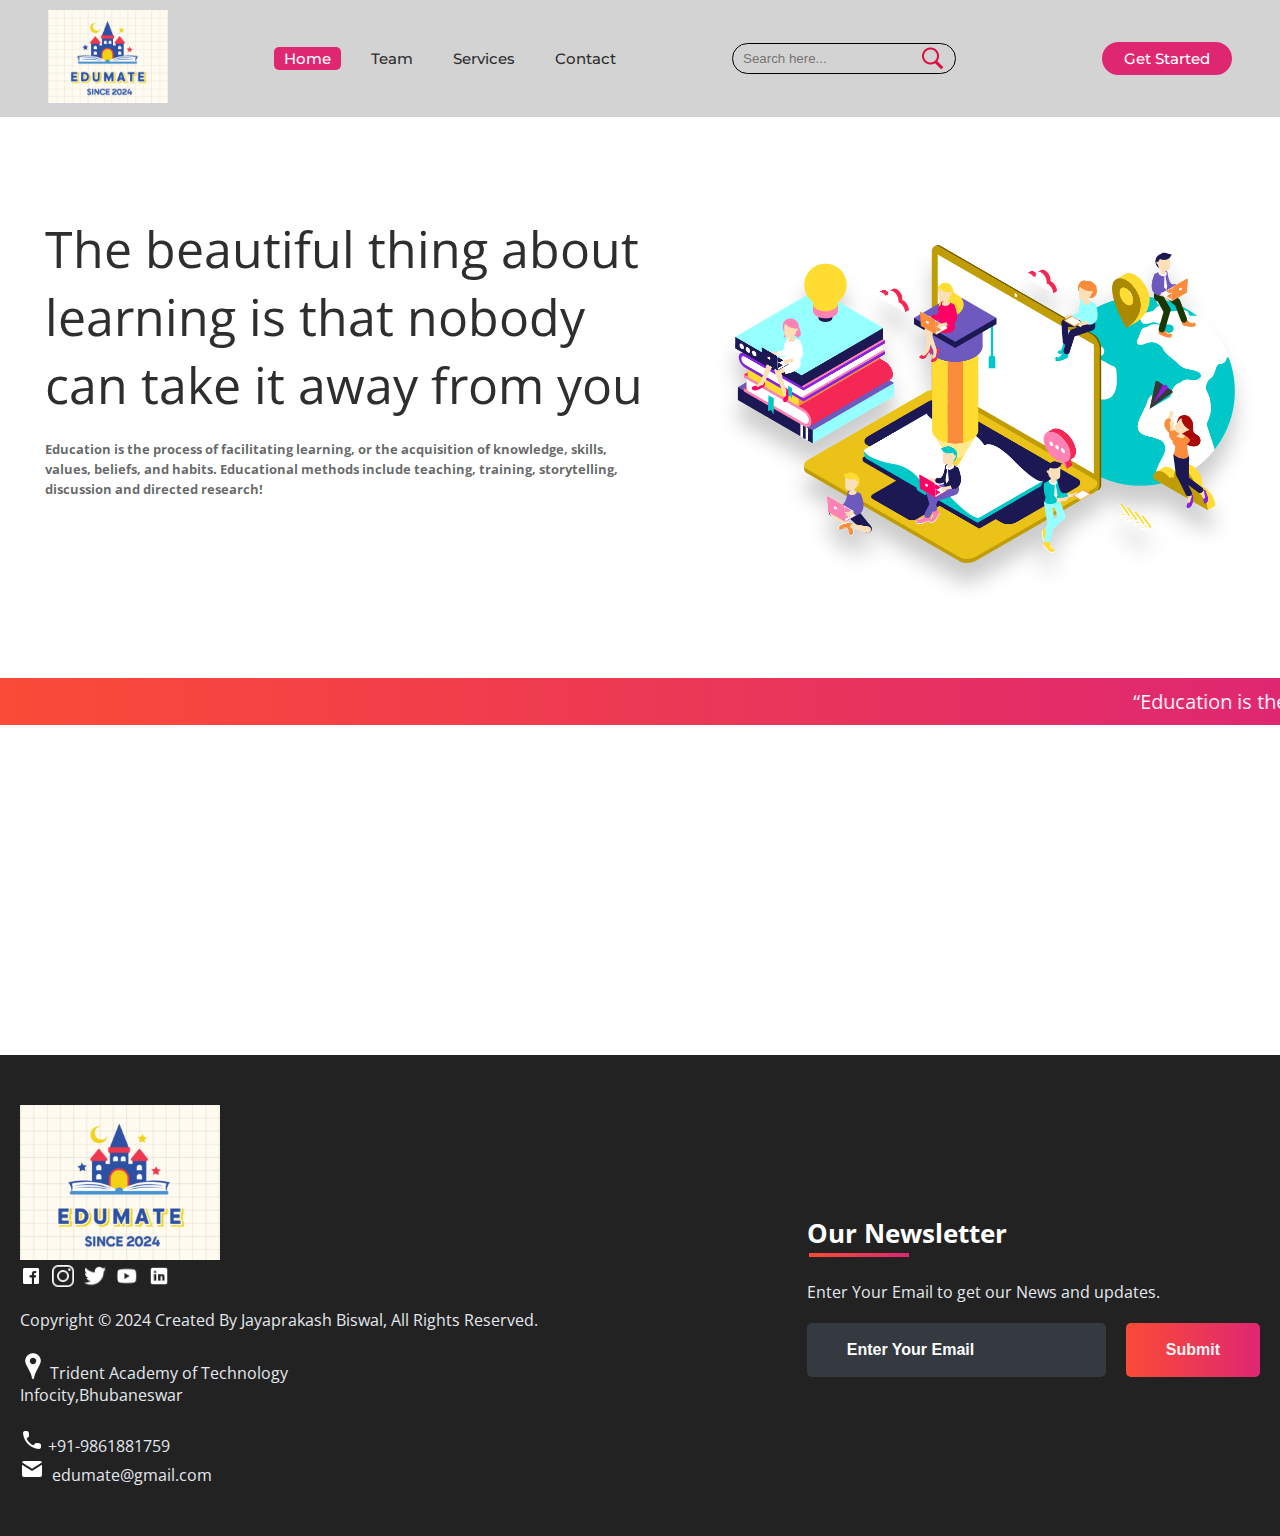
<file: index.html>
<!DOCTYPE html>
<html>

<head>
	<link rel="shortcut icon" type="png" href="images/icon/favicon.png">
	<meta charset="utf-8">
	<meta http-equiv="X-UA-Comaptible" content="IE=edge">
	<title>Edumate</title>
	<meta name="desciption" content="">
	<meta name="viewport" content="width=device-width, initial-scale=1">
	<link rel="stylesheet" type="text/css" href="style.css">
	<script type="text/javascript" src="script.js"></script>
	<script src="https://code.jquery.com/jquery-3.2.1.js"></script>
	<script>
		$(window).on('scroll', function () {
			if ($(window).scrollTop()) {
				$('nav').addClass('black');
			} else {
				$('nav').removeClass('black');
			}
		})
	</script>
</head>

<body>
	<!-- Navigation Bar -->
	<header id="header">
		<nav>
			<div class="logo"><a href="index.html"><img src="images/icon/New logo.png" alt="logo"></a></div>
			<ul>
				<li><a class="active" href="">Home</a></li>
				<li><a href="#team_section">Team</a></li>
				<li><a href="#services_section">Services</a></li>
				<li><a href="#contactus_section">Contact</a></li>
			</ul>
			<div class="srch"><input type="text" class="search" placeholder="Search here..."><img
					src="images/icon/search.png" alt="search" onclick=slide()></div>
			<a class="get-started" href="login.php">Get Started</a>
			<img src="images/icon/menu.png" class="menu" onclick="sideMenu(0)" alt="menu">
		</nav>
		<div class="head-container">
			<div class="quote">
				<p>The beautiful thing about learning is that nobody can take it away from you</p>
				<h5>Education is the process of facilitating learning, or the acquisition of knowledge, skills, values,
					beliefs, and habits. Educational methods include teaching, training, storytelling, discussion and
					directed research!</h5>

			</div>
			<div class="svg-image">
				<img src="images/extra/svg1.jpg" alt="svg">
			</div>
			<marquee style="background: linear-gradient(to right, #FA4B37, #DF2771); margin-top: 110px;"
				direction="left" onmouseover="this.stop()" onmouseout="this.start()" scrollamount="20">
				<div class="marqu">“Education is the passport to the future, for tomorrow belongs to those who prepare
					for it today.” “Your attitude, not your aptitude, will determine your altitude.” “If you think
					education is expensive, try ignorance.” “The only person who is educated is the one who has learned
					how to learn …and change.”</div>
			</marquee>
		</div>
	</header>

	<!-- FOOTER -->
	<footer>
		<div class="footer-container">
			<div class="left-col">
				<img src="images/icon/New logo.png" style="width: 200px;">
				<div class="logo"></div>
				<div class="social-media">
					<a href="#"><img src="images/icon\fb.png"></a>
					<a href="#"><img src="images/icon\insta.png"></a>
					<a href="#"><img src="images/icon\tt.png"></a>
					<a href="#"><img src="images/icon\ytube.png"></a>
					<a href="#"><img src="images/icon\linkedin.png"></a>
				</div><br><br>
				<p class="rights-text">Copyright © 2024 Created By Jayaprakash Biswal, All Rights Reserved.</p>
				<br>
				<p><img src="images/icon/location.png"> Trident Academy of Technology<br>Infocity,Bhubaneswar</p><br>
				<p><img src="images/icon/phone.png"> +91-9861881759<br><img src="images/icon/mail.png">&nbsp;
					edumate@gmail.com</p>
			</div>
			<div class="right-col">
				<h1 style="color: #fff">Our Newsletter</h1>
				<div class="border"></div><br>
				<p>Enter Your Email to get our News and updates.</p>
				<form class="newsletter-form">
					<input class="txtb" type="email" placeholder="Enter Your Email">
					<input class="btn" type="submit" value="Submit">
				</form>
			</div>
		</div>
	</footer>

</body>

</html>
</file>
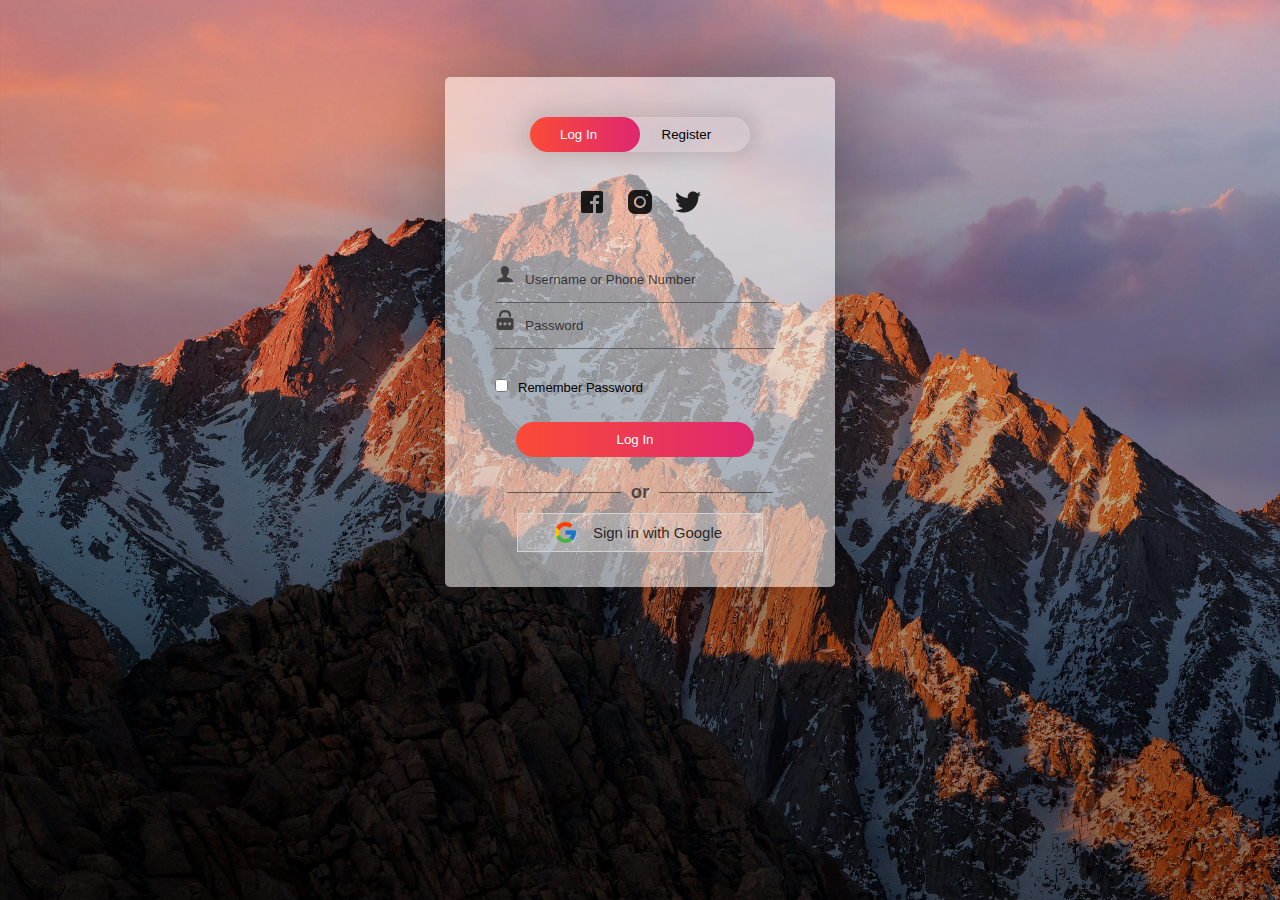
<file: login.html>
<!DOCTYPE html>
<html>
<head>
	<link rel="shortcut icon" type="png" href="images/icon/favicon.png">
	<title>Login SignUp</title>
	<link rel="stylesheet" type="text/css" href="loginStyle.css">
	<script src="https://ajax.googleapis.com/ajax/libs/jquery/3.4.1/jquery.min.js"></script>

  <script>
  $(document).ready(function(){
    $("form").submit(function(){
      alert("Great Job !");
    });
  });
  </script>
</head>
<body>
		<div class="form-box">
			<div class="button-box">
				<div id="btn"></div>
				<button type="button" class="toggle-btn" id="log" onclick="login()" style="color: #fff;">Log In</button>
				<button type="button" class="toggle-btn" id="reg" onclick="register()">Register</button>
			</div>
			<div class="social-icons">
				<img src="images/icon/fb2.png">
				<img src="images/icon/insta2.png">
				<img src="images/icon/tt2.png">
			</div>
			
			<!-- Login Form -->
			<form id="login" class="input-group" action="index.html">
				<div class="inp">
					<img src="images/icon/user.png"><input type="text" id="email" class="input-field" placeholder="Username or Phone Number" style="width: 88%; border:none;" required="required">
				</div>
				<div class="inp">
					<img src="images/icon/password.png"><input type="password" id="password" class="input-field" placeholder="Password" style="width: 88%; border: none;" required="required">
				</div>
				<input type="checkbox" class="check-box">Remember Password
				<button type="submit" class="submit-btn">Log In</button>
			</form>


			<div class="other" id="other">
				<div class="instead">
					<h3>or</h3>
				</div>
				<button class="connect" onclick="google()">
					<img src="images/icon/google.png"><span>Sign in with Google</span>
				</button>
			</div>
			
			<!-- Registration Form -->
			<form id="register" class="input-group">
				<input type="text" class="input-field" placeholder="Full Name" required="required">
				<input type="email" class="input-field" placeholder="Email Address" required="required">
				<input type="password" class="input-field" placeholder="Create Password" name="psame" required="required">
				<input type="password" class="input-field" placeholder="Confirm Password" name="psame" required="required">
				<input type="checkbox" class="check-box" id="chkAgree" onclick="goFurther()">I agree to the Terms & Conditions
				<button type="submit" id="btnSubmit" class="submit-btn reg-btn">Register</button>
			</form>
		</div>
		<script type="text/javascript" src="script.js"></script>
</body>
</html>
</file>
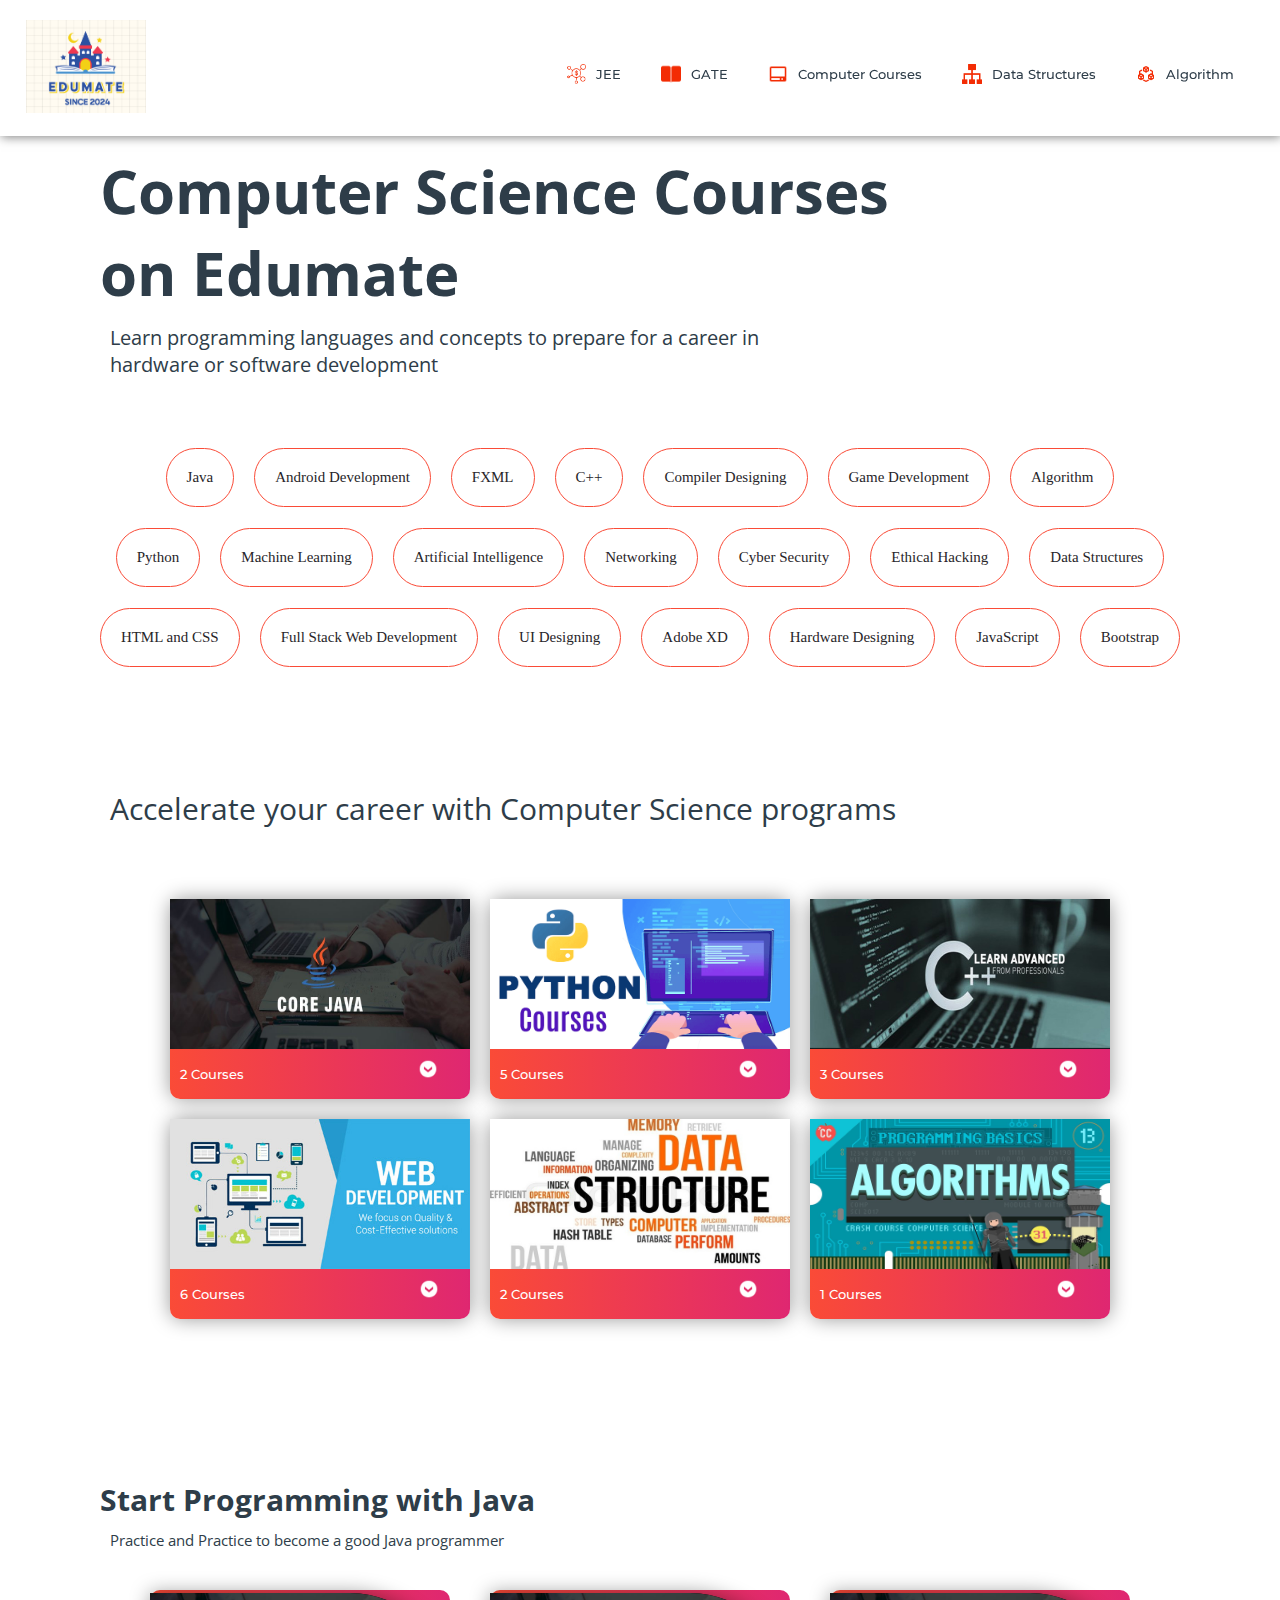
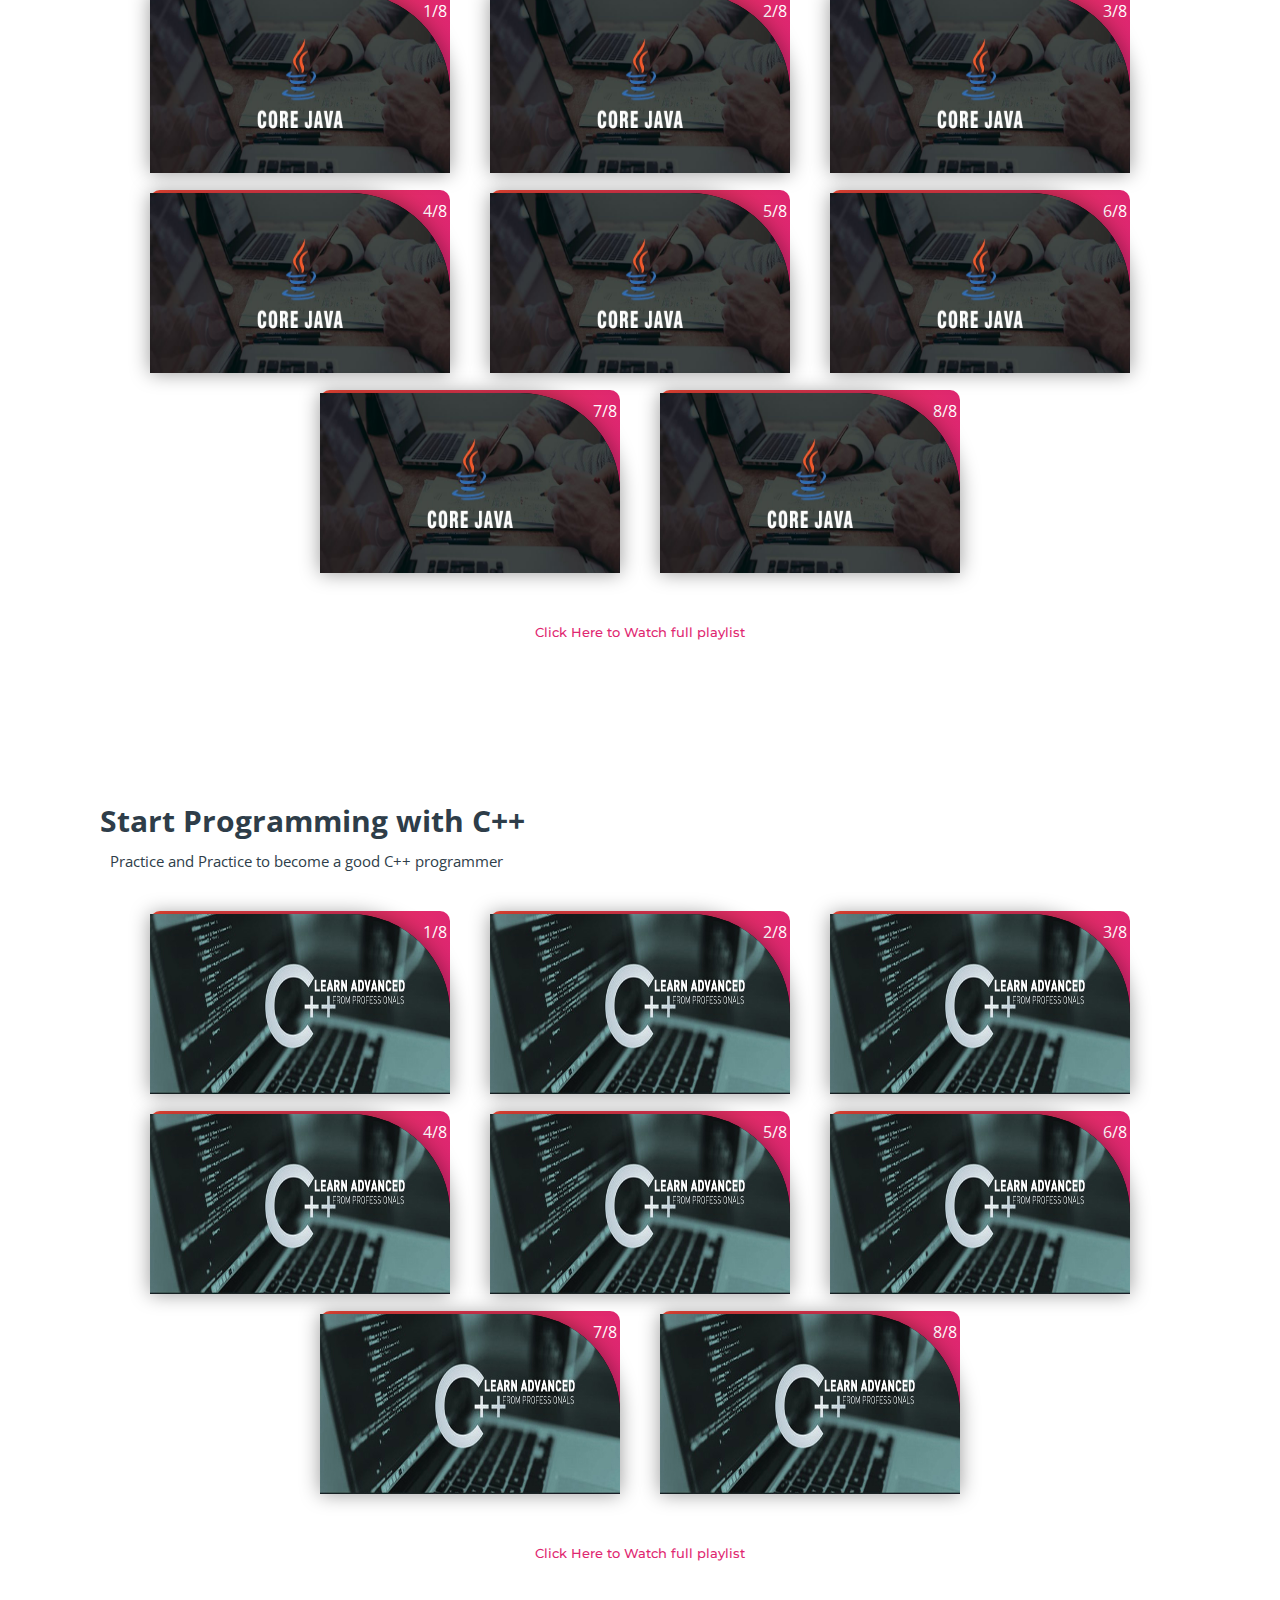
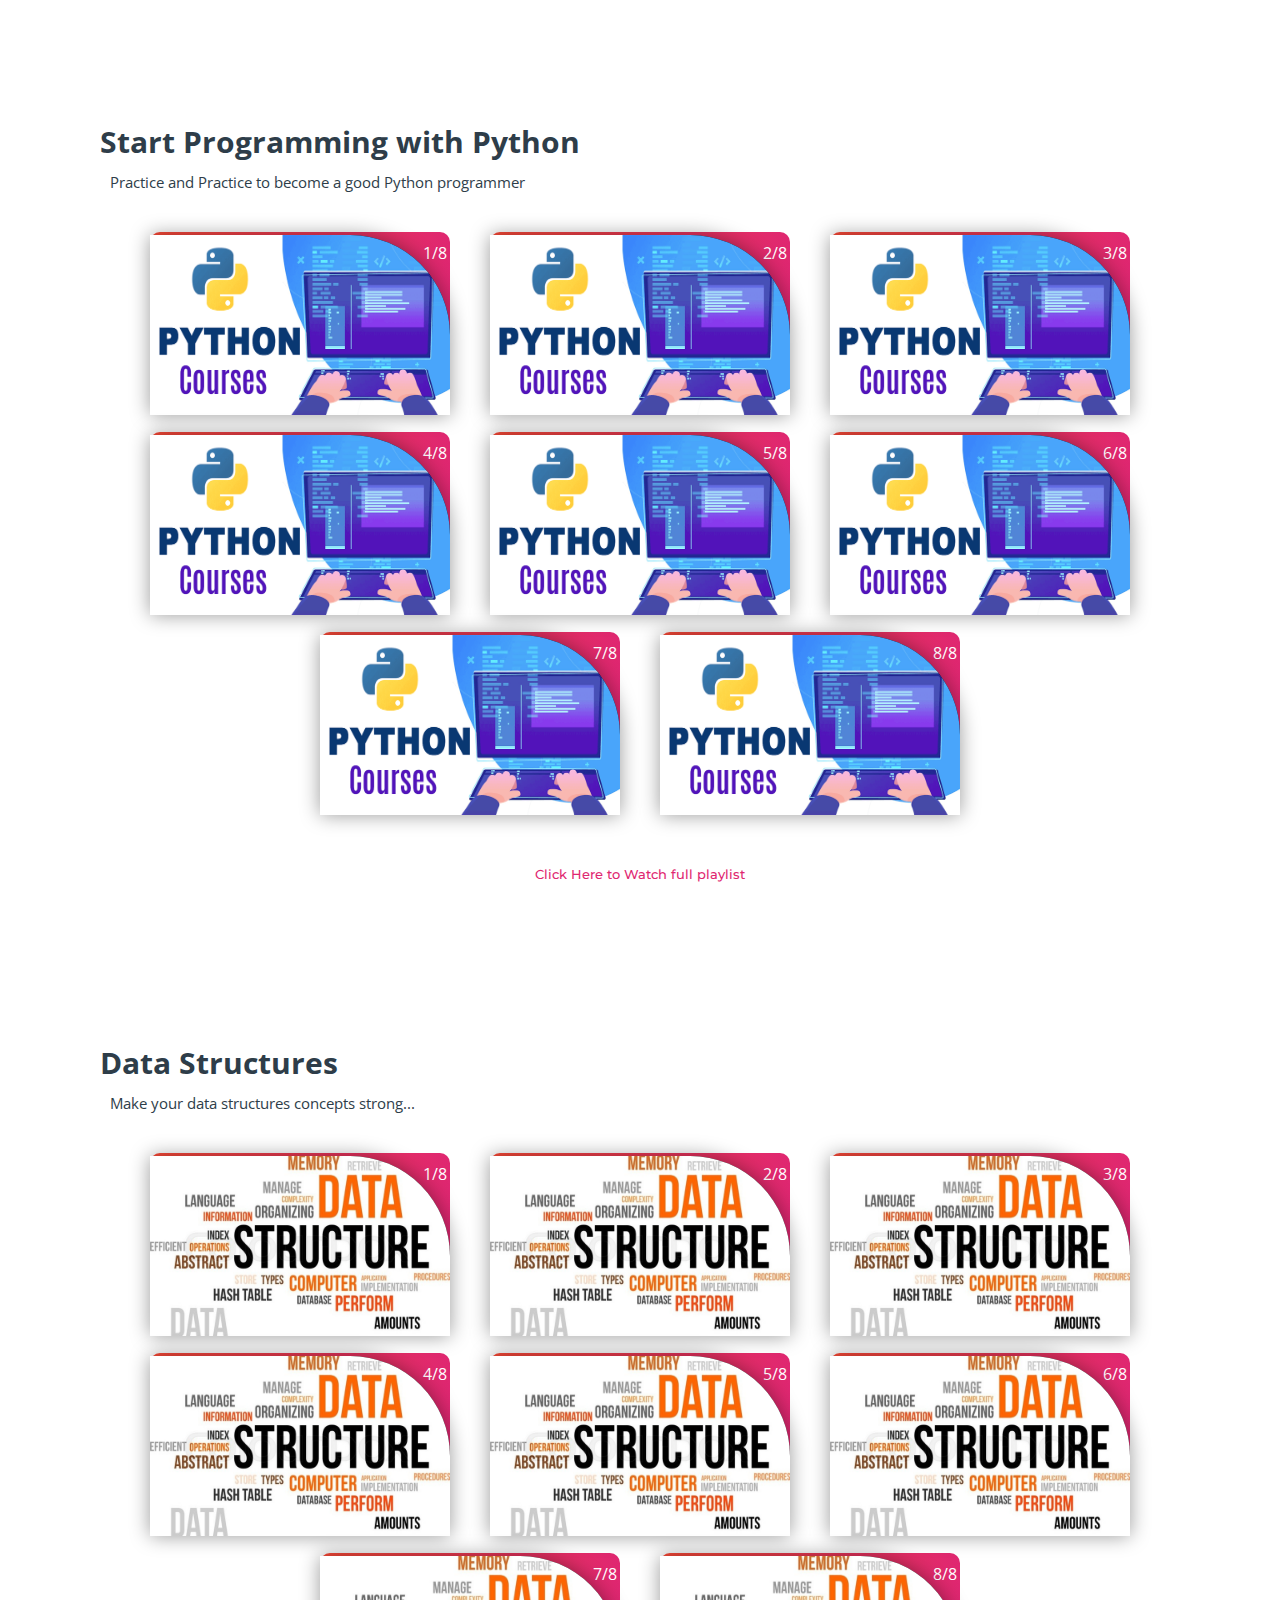
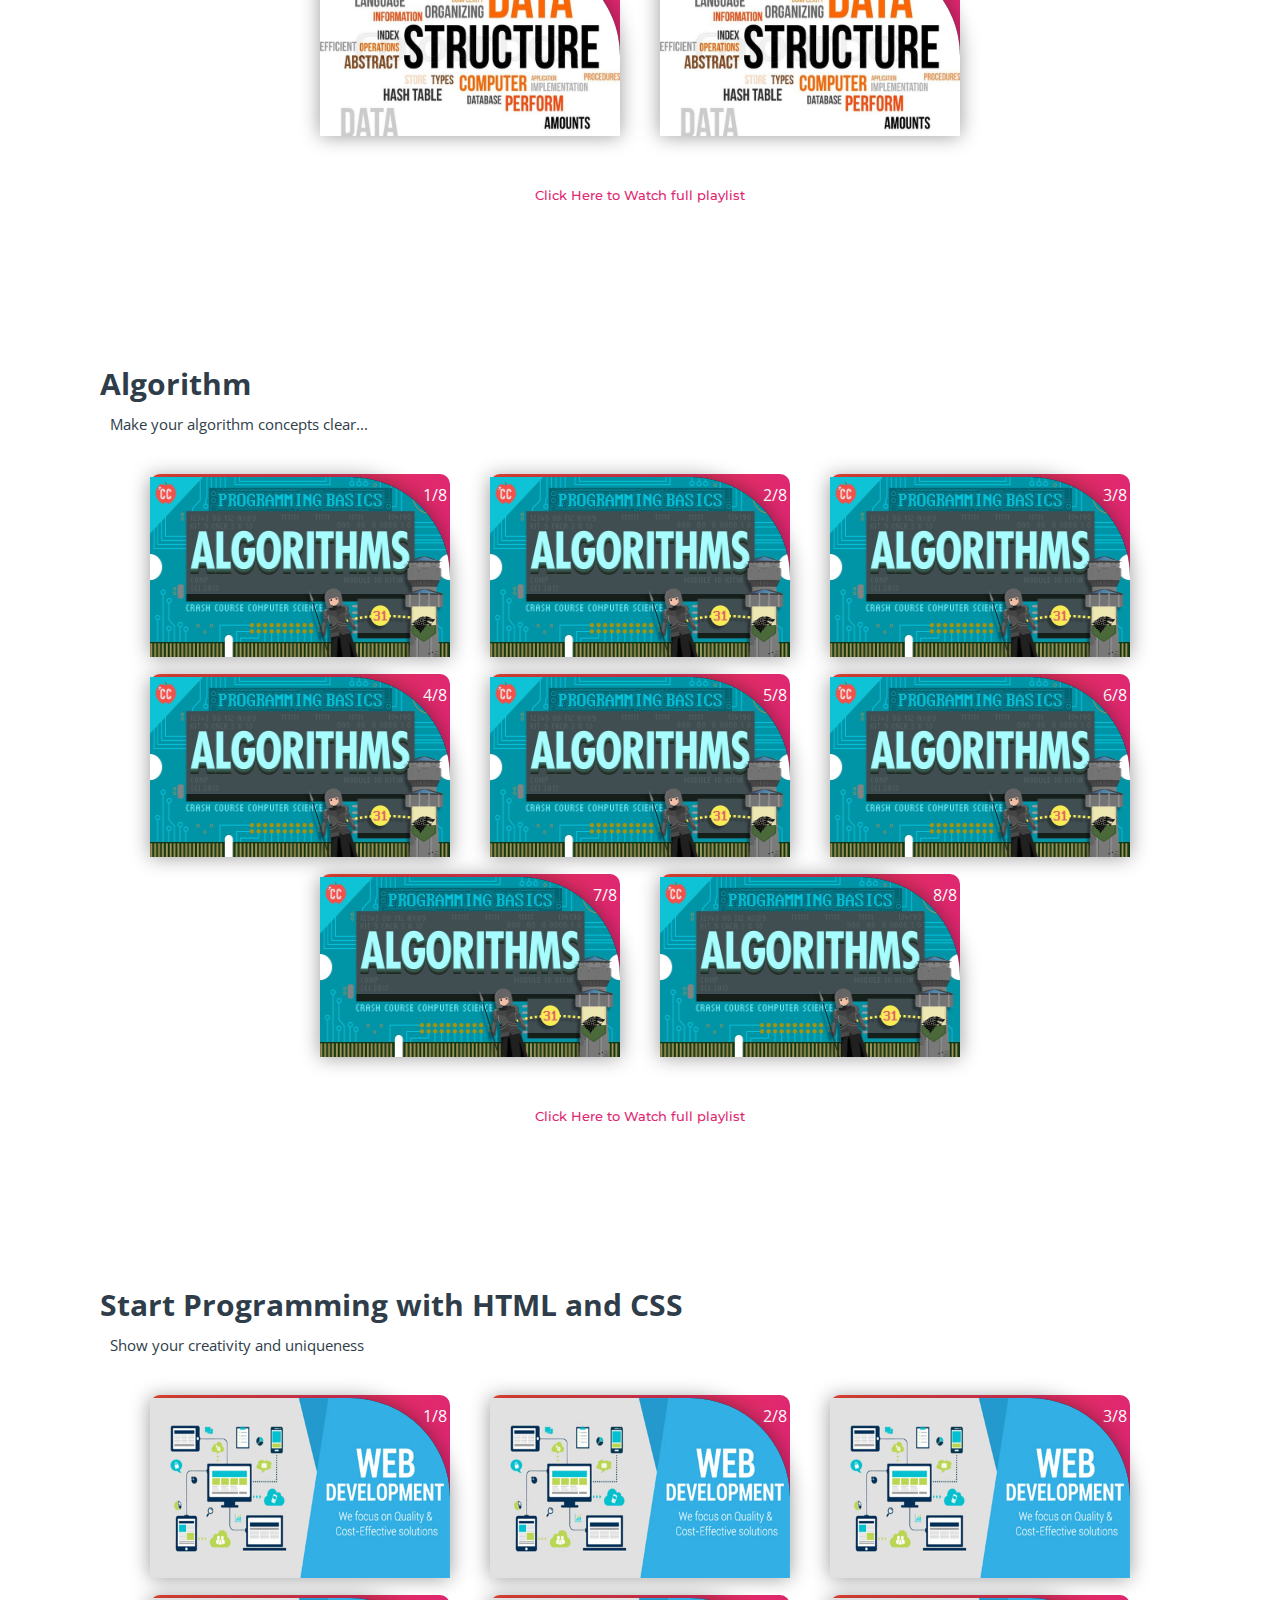
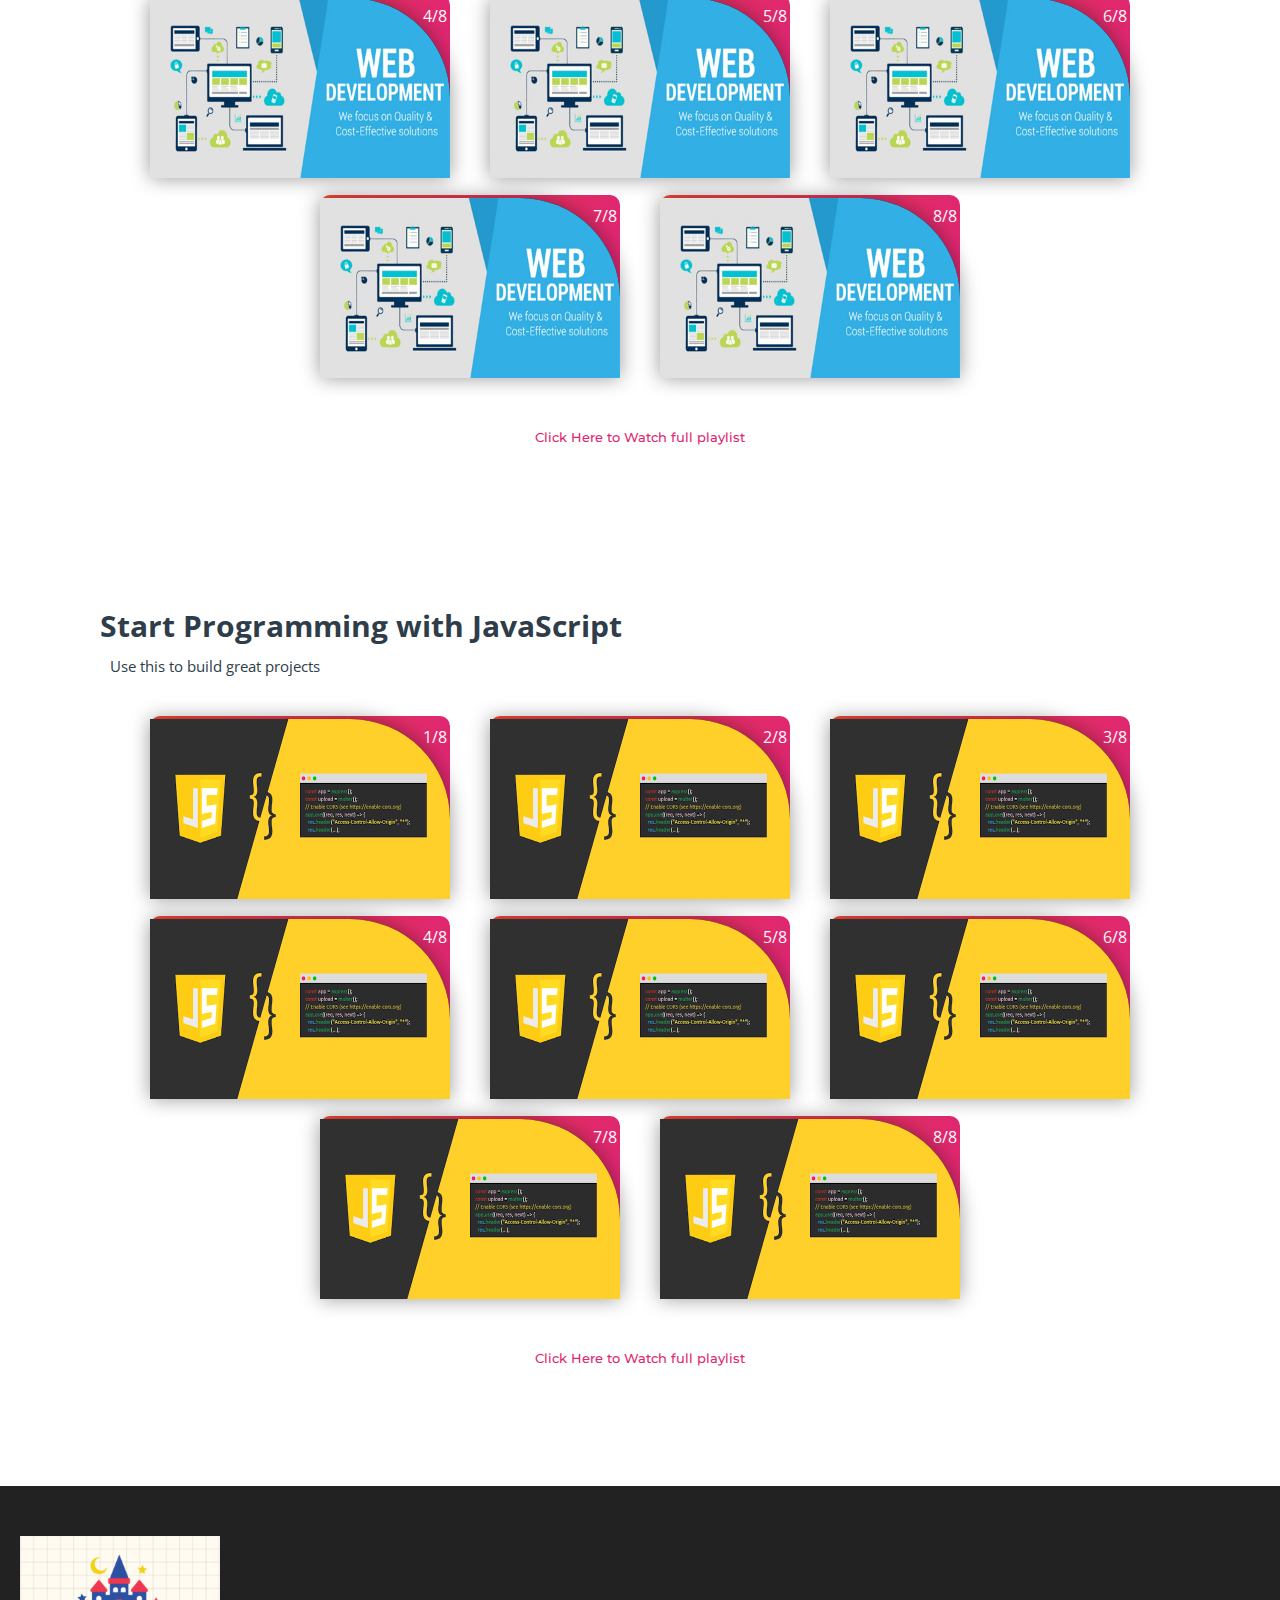
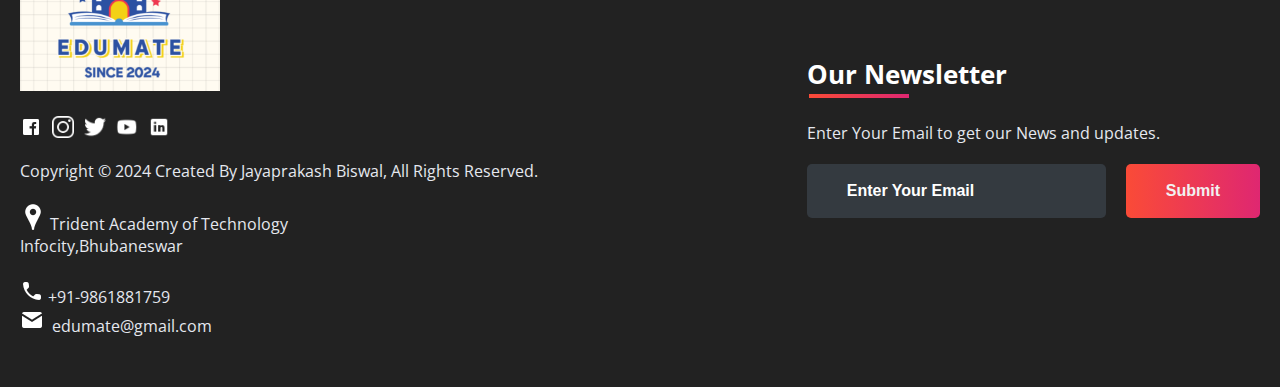
<file: subjects/computer_courses.html>
<!DOCTYPE html>
<html>

<head>
	<link rel="shortcut icon" type="png" href="../images/icon/favicon.png">
	<title>Computer Science Courses on Edumate</title>
	<link rel="stylesheet" type="text/css" href="subjects.css">
	<script type="text/javascript" src="../script.js"></script>
</head>

<body>

	<!-- NAVIGATION -->
	<header>
		<div class="nav" id="nav">
			<div id="learned-logo">
				<a href="../index1.html"><img src="../images/icon/New logo.png" style="width: 120px;"></a>
			</div>
			<div class="switch-tab" id="switch-tab" onclick="switchTAB()"><img src="../images/icon/menu.png"></div>
			<ul id="list-switch">
				<li><a href="jee.html"><img src="../images/courses/d1.png" class="icon">JEE</a></li>
				<li><a href="gate.html"><img src="../images/courses/paper.png" class="icon">GATE</a></li>
				<li><a href="#"><img src="../images/courses/computer.png" class="icon">Computer Courses</a></li>
				<li><a href="#data"><img src="../images/courses/data.png" class="icon">Data Structures</a></li>
				<li><a href="#algo"><img src="../images/courses/algo.png" class="icon">Algorithm</a></li>
			</ul>
			<div class="search" id="search-switch">
				<input type="search" placeholder="Search" class="srch"><button id="srchbtn"><img
						src="../images/icon/search.png"></button>
			</div>
		</div>
	</header>


	<!-- MAIN Heading of Page -->
	<div class="title">
		<span>Computer Science Courses<br>on Edumate</span>
		<div class="shortdesc">
			<p>Learn programming languages and concepts to prepare for a career in<br>hardware or software development
			</p>
		</div>
	</div>


	<!-- Some KeyWords related to Topic -->
	<div class="course">
		<div class="cbox">
			<div class="det"><a href="#java">Java</a></div>
			<div class="det"><a href="https://developer.android.com/">Android Development</a></div>
			<div class="det"><a href="https://docs.oracle.com/javafx/2/get_started/fxml_tutorial.htm">FXML</a></div>
			<div class="det"><a href="#c++">C++</a></div>
			<div class="det"><a href="https://www.geeksforgeeks.org/introduction-of-compiler-design/">Compiler
					Designing</a></div>
			<div class="det"><a href="https://www.coursera.org/specializations/game-design-and-development">Game
					Development</a></div>
			<div class="det"><a href="#algo">Algorithm</a></div>
		</div>
		<div class="cbox">
			<div class="det"><a href="#python">Python</a></div>
			<div class="det"><a href="https://www.coursera.org/learn/machine-learning">Machine Learning</a></div>
			<div class="det"><a href="https://en.wikipedia.org/wiki/Artificial_intelligence">Artificial Intelligence</a>
			</div>
			<div class="det"><a href="https://en.wikipedia.org/wiki/Network">Networking</a></div>
			<div class="det"><a
					href="https://www.kaspersky.co.in/resource-center/definitions/what-is-cyber-security">Cyber
					Security</a></div>
			<div class="det"><a href="https://www.eccouncil.org/ethical-hacking/">Ethical Hacking</a></div>
			<div class="det"><a href="#data">Data Structures</a></div>
		</div>
		<div class="cbox">
			<div class="det"><a href="#html_css">HTML and CSS</a></div>
			<div class="det"><a href="https://www.udacity.com/course/full-stack-web-developer-nanodegree--nd0044">Full
					Stack Web Development</a></div>
			<div class="det"><a
					href="https://uxplanet.org/what-is-ui-vs-ux-design-and-the-difference-d9113f6612de?gi=6d9d13f4cc95">UI
					Designing</a></div>
			<div class="det"><a href="https://www.adobe.com/in/products/xd.html">Adobe XD</a></div>
			<div class="det"><a href="https://www.sciencedirect.com/topics/computer-science/hardware-design">Hardware
					Designing</a></div>
			<div class="det"><a href="#javascript">JavaScript</a></div>
			<div class="det"><a href="#html_css">Bootstrap</a></div>
		</div>
	</div>

	<!-- Courses Available -->
	<div class="inbt">
		Accelerate your career with Computer Science programs
	</div>

	<div class="ccard">
		<center>
			<div class="ccardbox">
				<div class="dcard">
					<div class="fpart"><img src="../images/courses/java-course.jpg"></div>
					<a href="#java">
						<div class="spart">2 Courses <img src="../images/icon/dropdown.png"></div>
					</a>
				</div>
				<div class="dcard">
					<div class="fpart"><img src="../images/courses/python-course.png"></div>
					<a href="#python">
						<div class="spart">5 Courses <img src="../images/icon/dropdown.png"></div>
					</a>
				</div>
				<div class="dcard">
					<div class="fpart"><img src="../images/courses/c-course.jpg"></div>
					<a href="#c++">
						<div class="spart">3 Courses <img src="../images/icon/dropdown.png"></div>
					</a>
				</div>
			</div>
			<div class="ccardbox">
				<div class="dcard">
					<div class="fpart"><img src="../images/courses/web-course.jpg"></div>
					<a href="#html_css">
						<div class="spart">6 Courses <img src="../images/icon/dropdown.png"></div>
					</a>
				</div>
				<div class="dcard">
					<div class="fpart"><img src="../images/courses/data-course.jpg"></div>
					<a href="#data">
						<div class="spart">2 Courses <img src="../images/icon/dropdown.png"></div>
					</a>
				</div>
				<div class="dcard">
					<div class="fpart"><img src="../images/courses/algo-course.jpg"></div>
					<a href="#algo">
						<div class="spart">1 Courses <img src="../images/icon/dropdown.png"></div>
					</a>
				</div>
			</div>
		</center>
	</div>


	<!-- Videos on JAVA Lectures -->
	<div class="title2" id="java">
		<span>Start Programming with Java</span>
		<div class="shortdesc2">
			<p>Practice and Practice to become a good Java programmer</p>
		</div>
	</div>

	<center>
		<div class="ccardbox2">
			<div class="dcard2"><span class="tag">1/8</span>
				<div class="fpart2">
					<img src="../images/courses/java-course.jpg">
					<iframe src="https://www.youtube.com/embed/IsLyduxZ9sc" frameborder="0"
						allow="accelerometer; autoplay; encrypted-media; gyroscope; picture-in-picture"
						allowfullscreen></iframe>
				</div>
			</div>
			<div class="dcard2"><span class="tag">2/8</span>
				<div class="fpart2">
					<img src="../images/courses/java-course.jpg">
					<iframe src="https://www.youtube.com/embed/U_vuESBFEpE" frameborder="0"
						allow="accelerometer; autoplay; encrypted-media; gyroscope; picture-in-picture"
						allowfullscreen></iframe>
				</div>
			</div>
			<div class="dcard2"><span class="tag">3/8</span>
				<div class="fpart2">
					<img src="../images/courses/java-course.jpg">
					<iframe src="https://www.youtube.com/embed/7i8vbPA37y0" frameborder="0"
						allow="accelerometer; autoplay; encrypted-media; gyroscope; picture-in-picture"
						allowfullscreen></iframe>
				</div>
			</div>
			<div class="dcard2"><span class="tag">4/8</span>
				<div class="fpart2">
					<img src="../images/courses/java-course.jpg">
					<iframe src="https://www.youtube.com/embed/FB47F-QIk3k" frameborder="0"
						allow="accelerometer; autoplay; encrypted-media; gyroscope; picture-in-picture"
						allowfullscreen></iframe>
				</div>
			</div>
			<div class="dcard2"><span class="tag">5/8</span>
				<div class="fpart2">
					<img src="../images/courses/java-course.jpg">
					<iframe src="https://www.youtube.com/embed/8qyVcHJ1Et4" frameborder="0"
						allow="accelerometer; autoplay; encrypted-media; gyroscope; picture-in-picture"
						allowfullscreen></iframe>
				</div>
			</div>
			<div class="dcard2"><span class="tag">6/8</span>
				<div class="fpart2">
					<img src="../images/courses/java-course.jpg">
					<iframe src="https://www.youtube.com/embed/N53Vf8HGd-0" frameborder="0"
						allow="accelerometer; autoplay; encrypted-media; gyroscope; picture-in-picture"
						allowfullscreen></iframe>
				</div>
			</div>
			<div class="dcard2"><span class="tag">7/8</span>
				<div class="fpart2">
					<img src="../images/courses/java-course.jpg">
					<iframe src="https://www.youtube.com/embed/slz2Vc904Qg" frameborder="0"
						allow="accelerometer; autoplay; encrypted-media; gyroscope; picture-in-picture"
						allowfullscreen></iframe>
				</div>
			</div>
			<div class="dcard2"><span class="tag">8/8</span>
				<div class="fpart2">
					<img src="../images/courses/java-course.jpg">
					<iframe src="https://www.youtube.com/embed/Q0NVRQP1Z5g" frameborder="0"
						allow="accelerometer; autoplay; encrypted-media; gyroscope; picture-in-picture"
						allowfullscreen></iframe>
				</div>
			</div>
		</div>
	</center>
	<br><br>
	<div class="click-me">
		<a href="https://www.youtube.com/watch?v=IsLyduxZ9sc&list=PLX9Zi6XTqOKQ7TdRz0QynGIKuMV9Q2H8E"
			target="_blank">Click Here to Watch full playlist</a>
	</div>

	<!-- Videos on C++ Lectures -->

	<div class="title2" id="c++">
		<span>Start Programming with C++</span>
		<div class="shortdesc2">
			<p>Practice and Practice to become a good C++ programmer</p>
		</div>
	</div>
	<center>
		<div class="ccardbox2">
			<div class="dcard2"><span class="tag">1/8</span>
				<div class="fpart2"><img src="../images/courses/c-course.jpg">
					<iframe src="https://www.youtube.com/embed/Iuo9PpGE04Y" frameborder="0"
						allow="accelerometer; autoplay; encrypted-media; gyroscope; picture-in-picture"
						allowfullscreen></iframe>
				</div>
			</div>
			<div class="dcard2"><span class="tag">2/8</span>
				<div class="fpart2"><img src="../images/courses/c-course.jpg">
					<iframe src="https://www.youtube.com/embed/52dHKRD7cdg" frameborder="0"
						allow="accelerometer; autoplay; encrypted-media; gyroscope; picture-in-picture"
						allowfullscreen></iframe>
				</div>
			</div>
			<div class="dcard2"><span class="tag">3/8</span>
				<div class="fpart2"><img src="../images/courses/c-course.jpg">
					<iframe src="https://www.youtube.com/embed/Iuo9PpGE04Y" frameborder="0"
						allow="accelerometer; autoplay; encrypted-media; gyroscope; picture-in-picture"
						allowfullscreen></iframe>
				</div>
			</div>
			<div class="dcard2"><span class="tag">4/8</span>
				<div class="fpart2"><img src="../images/courses/c-course.jpg">
					<iframe src="https://www.youtube.com/embed/Iuo9PpGE04Y" frameborder="0"
						allow="accelerometer; autoplay; encrypted-media; gyroscope; picture-in-picture"
						allowfullscreen></iframe>
				</div>
			</div>

			<div class="dcard2"><span class="tag">5/8</span>
				<div class="fpart2"><img src="../images/courses/c-course.jpg">
					<iframe src="https://www.youtube.com/embed/Iuo9PpGE04Y" frameborder="0"
						allow="accelerometer; autoplay; encrypted-media; gyroscope; picture-in-picture"
						allowfullscreen></iframe>
				</div>
			</div>
			<div class="dcard2"><span class="tag">6/8</span>
				<div class="fpart2"><img src="../images/courses/c-course.jpg">
					<iframe src="https://www.youtube.com/embed/Iuo9PpGE04Y" frameborder="0"
						allow="accelerometer; autoplay; encrypted-media; gyroscope; picture-in-picture"
						allowfullscreen></iframe>
				</div>
			</div>
			<div class="dcard2"><span class="tag">7/8</span>
				<div class="fpart2"><img src="../images/courses/c-course.jpg">
					<iframe src="https://www.youtube.com/embed/Iuo9PpGE04Y" frameborder="0"
						allow="accelerometer; autoplay; encrypted-media; gyroscope; picture-in-picture"
						allowfullscreen></iframe>
				</div>
			</div>
			<div class="dcard2"><span class="tag">8/8</span>
				<div class="fpart2"><img src="../images/courses/c-course.jpg">
					<iframe src="https://www.youtube.com/embed/Iuo9PpGE04Y" frameborder="0"
						allow="accelerometer; autoplay; encrypted-media; gyroscope; picture-in-picture"
						allowfullscreen></iframe>
				</div>
			</div>
		</div>
	</center>
	<br><br>
	<div class="click-me">
		<a href="https://www.youtube.com/watch?v=Iuo9PpGE04Y&feature=youtu.be" target="_blank">Click Here to Watch full
			playlist</a>
	</div>

	<!-- Videos on PYTHON Lectures -->

	<div class="title2" id="python">
		<span>Start Programming with Python</span>
		<div class="shortdesc2">
			<p>Practice and Practice to become a good Python programmer</p>
		</div>
	</div>
	<center>
		<div class="ccardbox2">
			<div class="dcard2"><span class="tag">1/8</span>
				<div class="fpart2"><img src="../images/courses/python-course.png">
					<iframe src="https://www.youtube.com/embed/QXeEoD0pB3E" frameborder="0"
						allow="accelerometer; autoplay; encrypted-media; gyroscope; picture-in-picture"
						allowfullscreen></iframe>
				</div>
			</div>
			<div class="dcard2"><span class="tag">2/8</span>
				<div class="fpart2"><img src="../images/courses/python-course.png">
					<iframe src="https://www.youtube.com/embed/QXeEoD0pB3E" frameborder="0"
						allow="accelerometer; autoplay; encrypted-media; gyroscope; picture-in-picture"
						allowfullscreen></iframe>
				</div>
			</div>
			<div class="dcard2"><span class="tag">3/8</span>
				<div class="fpart2"><img src="../images/courses/python-course.png">
					<iframe src="https://www.youtube.com/embed/QXeEoD0pB3E" frameborder="0"
						allow="accelerometer; autoplay; encrypted-media; gyroscope; picture-in-picture"
						allowfullscreen></iframe>
				</div>
			</div>
			<div class="dcard2"><span class="tag">4/8</span>
				<div class="fpart2"><img src="../images/courses/python-course.png">
					<iframe src="https://www.youtube.com/embed/QXeEoD0pB3E" frameborder="0"
						allow="accelerometer; autoplay; encrypted-media; gyroscope; picture-in-picture"
						allowfullscreen></iframe>
				</div>
			</div>

			<div class="dcard2"><span class="tag">5/8</span>
				<div class="fpart2"><img src="../images/courses/python-course.png">
					<iframe src="https://www.youtube.com/embed/QXeEoD0pB3E" frameborder="0"
						allow="accelerometer; autoplay; encrypted-media; gyroscope; picture-in-picture"
						allowfullscreen></iframe>
				</div>
			</div>
			<div class="dcard2"><span class="tag">6/8</span>
				<div class="fpart2"><img src="../images/courses/python-course.png">
					<iframe src="https://www.youtube.com/embed/QXeEoD0pB3E" frameborder="0"
						allow="accelerometer; autoplay; encrypted-media; gyroscope; picture-in-picture"
						allowfullscreen></iframe>
				</div>
			</div>
			<div class="dcard2"><span class="tag">7/8</span>
				<div class="fpart2"><img src="../images/courses/python-course.png">
					<iframe src="https://www.youtube.com/embed/QXeEoD0pB3E" frameborder="0"
						allow="accelerometer; autoplay; encrypted-media; gyroscope; picture-in-picture"
						allowfullscreen></iframe>
				</div>
			</div>
			<div class="dcard2"><span class="tag">8/8</span>
				<div class="fpart2"><img src="../images/courses/python-course.png">
					<iframe src="https://www.youtube.com/embed/QXeEoD0pB3E" frameborder="0"
						allow="accelerometer; autoplay; encrypted-media; gyroscope; picture-in-picture"
						allowfullscreen></iframe>
				</div>
			</div>
		</div>
	</center>

	<br><br>
	<div class="click-me">
		<a href="https://youtu.be/QXeEoD0pB3E" target="_blank">Click Here to Watch full playlist</a>
	</div>
	<!-- Videos on DATA STRUCTURES Lectures -->

	<div class="title2" id="data">
		<span>Data Structures</span>
		<div class="shortdesc2">
			<p>Make your data structures concepts strong...</p>
		</div>
	</div>
	<center>
		<div class="ccardbox2">
			<div class="dcard2"><span class="tag">1/8</span>
				<div class="fpart2"><img src="../images/courses/data-course.jpg">
					<iframe src="https://www.youtube.com/embed/Db9ZYbJONHc" frameborder="0"
						allow="accelerometer; autoplay; encrypted-media; gyroscope; picture-in-picture"
						allowfullscreen></iframe>
				</div>
			</div>
			<div class="dcard2"><span class="tag">2/8</span>
				<div class="fpart2"><img src="../images/courses/data-course.jpg">
					<iframe src="https://www.youtube.com/embed/Db9ZYbJONHc" frameborder="0"
						allow="accelerometer; autoplay; encrypted-media; gyroscope; picture-in-picture"
						allowfullscreen></iframe>
				</div>
			</div>
			<div class="dcard2"><span class="tag">3/8</span>
				<div class="fpart2"><img src="../images/courses/data-course.jpg">
					<iframe src="https://www.youtube.com/embed/Db9ZYbJONHc" frameborder="0"
						allow="accelerometer; autoplay; encrypted-media; gyroscope; picture-in-picture"
						allowfullscreen></iframe>
				</div>
			</div>
			<div class="dcard2"><span class="tag">4/8</span>
				<div class="fpart2"><img src="../images/courses/data-course.jpg">
					<iframe src="https://www.youtube.com/embed/Db9ZYbJONHc" frameborder="0"
						allow="accelerometer; autoplay; encrypted-media; gyroscope; picture-in-picture"
						allowfullscreen></iframe>
				</div>
			</div>

			<div class="dcard2"><span class="tag">5/8</span>
				<div class="fpart2"><img src="../images/courses/data-course.jpg">
					<iframe src="https://www.youtube.com/embed/Db9ZYbJONHc" frameborder="0"
						allow="accelerometer; autoplay; encrypted-media; gyroscope; picture-in-picture"
						allowfullscreen></iframe>
				</div>
			</div>
			<div class="dcard2"><span class="tag">6/8</span>
				<div class="fpart2"><img src="../images/courses/data-course.jpg">
					<iframe src="https://www.youtube.com/embed/Db9ZYbJONHc" frameborder="0"
						allow="accelerometer; autoplay; encrypted-media; gyroscope; picture-in-picture"
						allowfullscreen></iframe>
				</div>
			</div>
			<div class="dcard2"><span class="tag">7/8</span>
				<div class="fpart2"><img src="../images/courses/data-course.jpg">
					<iframe src="https://www.youtube.com/embed/Db9ZYbJONHc" frameborder="0"
						allow="accelerometer; autoplay; encrypted-media; gyroscope; picture-in-picture"
						allowfullscreen></iframe>
				</div>
			</div>
			<div class="dcard2"><span class="tag">8/8</span>
				<div class="fpart2"><img src="../images/courses/data-course.jpg">
					<iframe src="https://www.youtube.com/embed/Db9ZYbJONHc" frameborder="0"
						allow="accelerometer; autoplay; encrypted-media; gyroscope; picture-in-picture"
						allowfullscreen></iframe>
				</div>
			</div>
		</div>
	</center>
	<br><br>
	<div class="click-me">
		<a href="https://www.youtube.com/watch?v=Db9ZYbJONHc" target="_blank">Click Here to Watch full playlist</a>
	</div>

	<!-- Videos on ALGORITHM Lectures -->

	<div class="title2" id="algo">
		<span>Algorithm</span>
		<div class="shortdesc2">
			<p>Make your algorithm concepts clear...</p>
		</div>
	</div>
	<center>
		<div class="ccardbox2">
			<div class="dcard2"><span class="tag">1/8</span>
				<div class="fpart2"><img src="../images/courses/algo-course.jpg">
					<iframe src="https://www.youtube.com/embed/0IAPZzGSbME" frameborder="0"
						allow="accelerometer; autoplay; encrypted-media; gyroscope; picture-in-picture"
						allowfullscreen></iframe>
				</div>
			</div>
			<div class="dcard2"><span class="tag">2/8</span>
				<div class="fpart2"><img src="../images/courses/algo-course.jpg">
					<iframe src="https://www.youtube.com/embed/0IAPZzGSbME" frameborder="0"
						allow="accelerometer; autoplay; encrypted-media; gyroscope; picture-in-picture"
						allowfullscreen></iframe>
				</div>
			</div>
			<div class="dcard2"><span class="tag">3/8</span>
				<div class="fpart2"><img src="../images/courses/algo-course.jpg">
					<iframe src="https://www.youtube.com/embed/0IAPZzGSbME" frameborder="0"
						allow="accelerometer; autoplay; encrypted-media; gyroscope; picture-in-picture"
						allowfullscreen></iframe>
				</div>
			</div>
			<div class="dcard2"><span class="tag">4/8</span>
				<div class="fpart2"><img src="../images/courses/algo-course.jpg">
					<iframe src="https://www.youtube.com/embed/0IAPZzGSbME" frameborder="0"
						allow="accelerometer; autoplay; encrypted-media; gyroscope; picture-in-picture"
						allowfullscreen></iframe>
				</div>
			</div>

			<div class="dcard2"><span class="tag">5/8</span>
				<div class="fpart2"><img src="../images/courses/algo-course.jpg">
					<iframe src="https://www.youtube.com/embed/0IAPZzGSbME" frameborder="0"
						allow="accelerometer; autoplay; encrypted-media; gyroscope; picture-in-picture"
						allowfullscreen></iframe>
				</div>
			</div>
			<div class="dcard2"><span class="tag">6/8</span>
				<div class="fpart2"><img src="../images/courses/algo-course.jpg">
					<iframe src="https://www.youtube.com/embed/0IAPZzGSbME" frameborder="0"
						allow="accelerometer; autoplay; encrypted-media; gyroscope; picture-in-picture"
						allowfullscreen></iframe>
				</div>
			</div>
			<div class="dcard2"><span class="tag">7/8</span>
				<div class="fpart2"><img src="../images/courses/algo-course.jpg">
					<iframe src="https://www.youtube.com/embed/0IAPZzGSbME" frameborder="0"
						allow="accelerometer; autoplay; encrypted-media; gyroscope; picture-in-picture"
						allowfullscreen></iframe>
				</div>
			</div>
			<div class="dcard2"><span class="tag">8/8</span>
				<div class="fpart2"><img src="../images/courses/algo-course.jpg">
					<iframe src="https://www.youtube.com/embed/0IAPZzGSbME" frameborder="0"
						allow="accelerometer; autoplay; encrypted-media; gyroscope; picture-in-picture"
						allowfullscreen></iframe>
				</div>
			</div>
		</div>
	</center>
	<br><br>
	<div class="click-me">
		<a href="https://www.youtube.com/watch?v=0IAPZzGSbME" target="_blank">Click Here to Watch full playlist</a>
	</div>

	<!-- Videos on HTML and CSS Lectures -->

	<div class="title2" id="html_css">
		<span>Start Programming with HTML and CSS</span>
		<div class="shortdesc2">
			<p>Show your creativity and uniqueness</p>
		</div>
	</div>
	<center>
		<div class="ccardbox2">
			<div class="dcard2"><span class="tag">1/8</span>
				<div class="fpart2"><img src="../images/courses/web-course.jpg">
					<iframe src="https://www.youtube.com/embed/TKYsuU86-DQ" frameborder="0"
						allow="accelerometer; autoplay; encrypted-media; gyroscope; picture-in-picture"
						allowfullscreen></iframe>
				</div>
			</div>
			<div class="dcard2"><span class="tag">2/8</span>
				<div class="fpart2"><img src="../images/courses/web-course.jpg">
					<iframe src="https://www.youtube.com/embed/TKYsuU86-DQ" frameborder="0"
						allow="accelerometer; autoplay; encrypted-media; gyroscope; picture-in-picture"
						allowfullscreen></iframe>
				</div>
			</div>
			<div class="dcard2"><span class="tag">3/8</span>
				<div class="fpart2"><img src="../images/courses/web-course.jpg">
					<iframe src="https://www.youtube.com/embed/TKYsuU86-DQ" frameborder="0"
						allow="accelerometer; autoplay; encrypted-media; gyroscope; picture-in-picture"
						allowfullscreen></iframe>
				</div>
			</div>
			<div class="dcard2"><span class="tag">4/8</span>
				<div class="fpart2"><img src="../images/courses/web-course.jpg">
					<iframe src="https://www.youtube.com/embed/TKYsuU86-DQ" frameborder="0"
						allow="accelerometer; autoplay; encrypted-media; gyroscope; picture-in-picture"
						allowfullscreen></iframe>
				</div>
			</div>

			<div class="dcard2"><span class="tag">5/8</span>
				<div class="fpart2"><img src="../images/courses/web-course.jpg">
					<iframe src="https://www.youtube.com/embed/TKYsuU86-DQ" frameborder="0"
						allow="accelerometer; autoplay; encrypted-media; gyroscope; picture-in-picture"
						allowfullscreen></iframe>
				</div>
			</div>
			<div class="dcard2"><span class="tag">6/8</span>
				<div class="fpart2"><img src="../images/courses/web-course.jpg">
					<iframe src="https://www.youtube.com/embed/TKYsuU86-DQ" frameborder="0"
						allow="accelerometer; autoplay; encrypted-media; gyroscope; picture-in-picture"
						allowfullscreen></iframe>
				</div>
			</div>
			<div class="dcard2"><span class="tag">7/8</span>
				<div class="fpart2"><img src="../images/courses/web-course.jpg">
					<iframe src="https://www.youtube.com/embed/TKYsuU86-DQ" frameborder="0"
						allow="accelerometer; autoplay; encrypted-media; gyroscope; picture-in-picture"
						allowfullscreen></iframe>
				</div>
			</div>
			<div class="dcard2"><span class="tag">8/8</span>
				<div class="fpart2"><img src="../images/courses/web-course.jpg">
					<iframe src="https://www.youtube.com/embed/TKYsuU86-DQ" frameborder="0"
						allow="accelerometer; autoplay; encrypted-media; gyroscope; picture-in-picture"
						allowfullscreen></iframe>
				</div>
			</div>
		</div>
	</center>

	<br><br>
	<div class="click-me">
		<a href="https://www.youtube.com/watch?v=TKYsuU86-DQ" target="_blank">Click Here to Watch full playlist</a>
	</div>
	<!-- Videos on JAVASCRIPT Lectures -->

	<div class="title2" id="javascript">
		<span>Start Programming with JavaScript</span>
		<div class="shortdesc2">
			<p>Use this to build great projects</p>
		</div>
	</div>
	<center>
		<div class="ccardbox2">
			<div class="dcard2"><span class="tag">1/8</span>
				<div class="fpart2"><img src="../images/courses/javascript-course.jpg">
					<iframe src="https://www.youtube.com/embed/uDwSnnhl1Ng" frameborder="0"
						allow="accelerometer; autoplay; encrypted-media; gyroscope; picture-in-picture"
						allowfullscreen></iframe>
				</div>
			</div>
			<div class="dcard2"><span class="tag">2/8</span>
				<div class="fpart2"><img src="../images/courses/javascript-course.jpg">
					<iframe src="https://www.youtube.com/embed/uDwSnnhl1Ng" frameborder="0"
						allow="accelerometer; autoplay; encrypted-media; gyroscope; picture-in-picture"
						allowfullscreen></iframe>
				</div>
			</div>
			<div class="dcard2"><span class="tag">3/8</span>
				<div class="fpart2"><img src="../images/courses/javascript-course.jpg">
					<iframe src="https://www.youtube.com/embed/uDwSnnhl1Ng" frameborder="0"
						allow="accelerometer; autoplay; encrypted-media; gyroscope; picture-in-picture"
						allowfullscreen></iframe>
				</div>
			</div>
			<div class="dcard2"><span class="tag">4/8</span>
				<div class="fpart2"><img src="../images/courses/javascript-course.jpg">
					<iframe src="https://www.youtube.com/embed/uDwSnnhl1Ng" frameborder="0"
						allow="accelerometer; autoplay; encrypted-media; gyroscope; picture-in-picture"
						allowfullscreen></iframe>
				</div>
			</div>

			<div class="dcard2"><span class="tag">5/8</span>
				<div class="fpart2"><img src="../images/courses/javascript-course.jpg">
					<iframe src="https://www.youtube.com/embed/uDwSnnhl1Ng" frameborder="0"
						allow="accelerometer; autoplay; encrypted-media; gyroscope; picture-in-picture"
						allowfullscreen></iframe>
				</div>
			</div>
			<div class="dcard2"><span class="tag">6/8</span>
				<div class="fpart2"><img src="../images/courses/javascript-course.jpg">
					<iframe src="https://www.youtube.com/embed/uDwSnnhl1Ng" frameborder="0"
						allow="accelerometer; autoplay; encrypted-media; gyroscope; picture-in-picture"
						allowfullscreen></iframe>
				</div>
			</div>
			<div class="dcard2"><span class="tag">7/8</span>
				<div class="fpart2"><img src="../images/courses/javascript-course.jpg">
					<iframe src="https://www.youtube.com/embed/uDwSnnhl1Ng" frameborder="0"
						allow="accelerometer; autoplay; encrypted-media; gyroscope; picture-in-picture"
						allowfullscreen></iframe>
				</div>
			</div>
			<div class="dcard2"><span class="tag">8/8</span>
				<div class="fpart2"><img src="../images/courses/javascript-course.jpg">
					<iframe src="https://www.youtube.com/embed/uDwSnnhl1Ng" frameborder="0"
						allow="accelerometer; autoplay; encrypted-media; gyroscope; picture-in-picture"
						allowfullscreen></iframe>
				</div>
			</div>
		</div>
	</center>
	<br><br>
	<div class="click-me">
		<a href="https://www.youtube.com/watch?v=uDwSnnhl1Ng" target="_blank">Click Here to Watch full playlist</a>
	</div>


	<br><br><br><br><br>

	<!-- FOOTER -->
	<footer>
		<div class="footer-container">
			<div class="left-col">
				<img src="../images/icon/New logo.png" style="width: 200px;">
				<div class="logo"></div>
				<div class="social-media">
					<a href="#"><img src="../images/icon\fb.png"></a>
					<a href="#"><img src="../images/icon\insta.png"></a>
					<a href="#"><img src="../images/icon\tt.png"></a>
					<a href="#"><img src="../images/icon\ytube.png"></a>
					<a href="#"><img src="../images/icon\linkedin.png"></a>
				</div><br><br>
				<p class="rights-text">Copyright © 2024 Created By Jayaprakash Biswal, All Rights Reserved.</p>
				<br>
				<p><img src="../images/icon/location.png"> Trident Academy of Technology<br>Infocity,Bhubaneswar</p><br>
				<p><img src="../images/icon/phone.png"> +91-9861881759<br><img src="../images/icon/mail.png">&nbsp;
					edumate@gmail.com</p>
			</div>
			<div class="right-col">
				<h1 style="color: #fff">Our Newsletter</h1>
				<div class="border"></div><br>
				<p>Enter Your Email to get our News and updates.</p>
				<form class="newsletter-form">
					<input class="txtb" type="email" placeholder="Enter Your Email">
					<input class="btn" type="submit" value="Submit">
				</form>
			</div>
		</div>
	</footer>

</body>

</html>
</file>
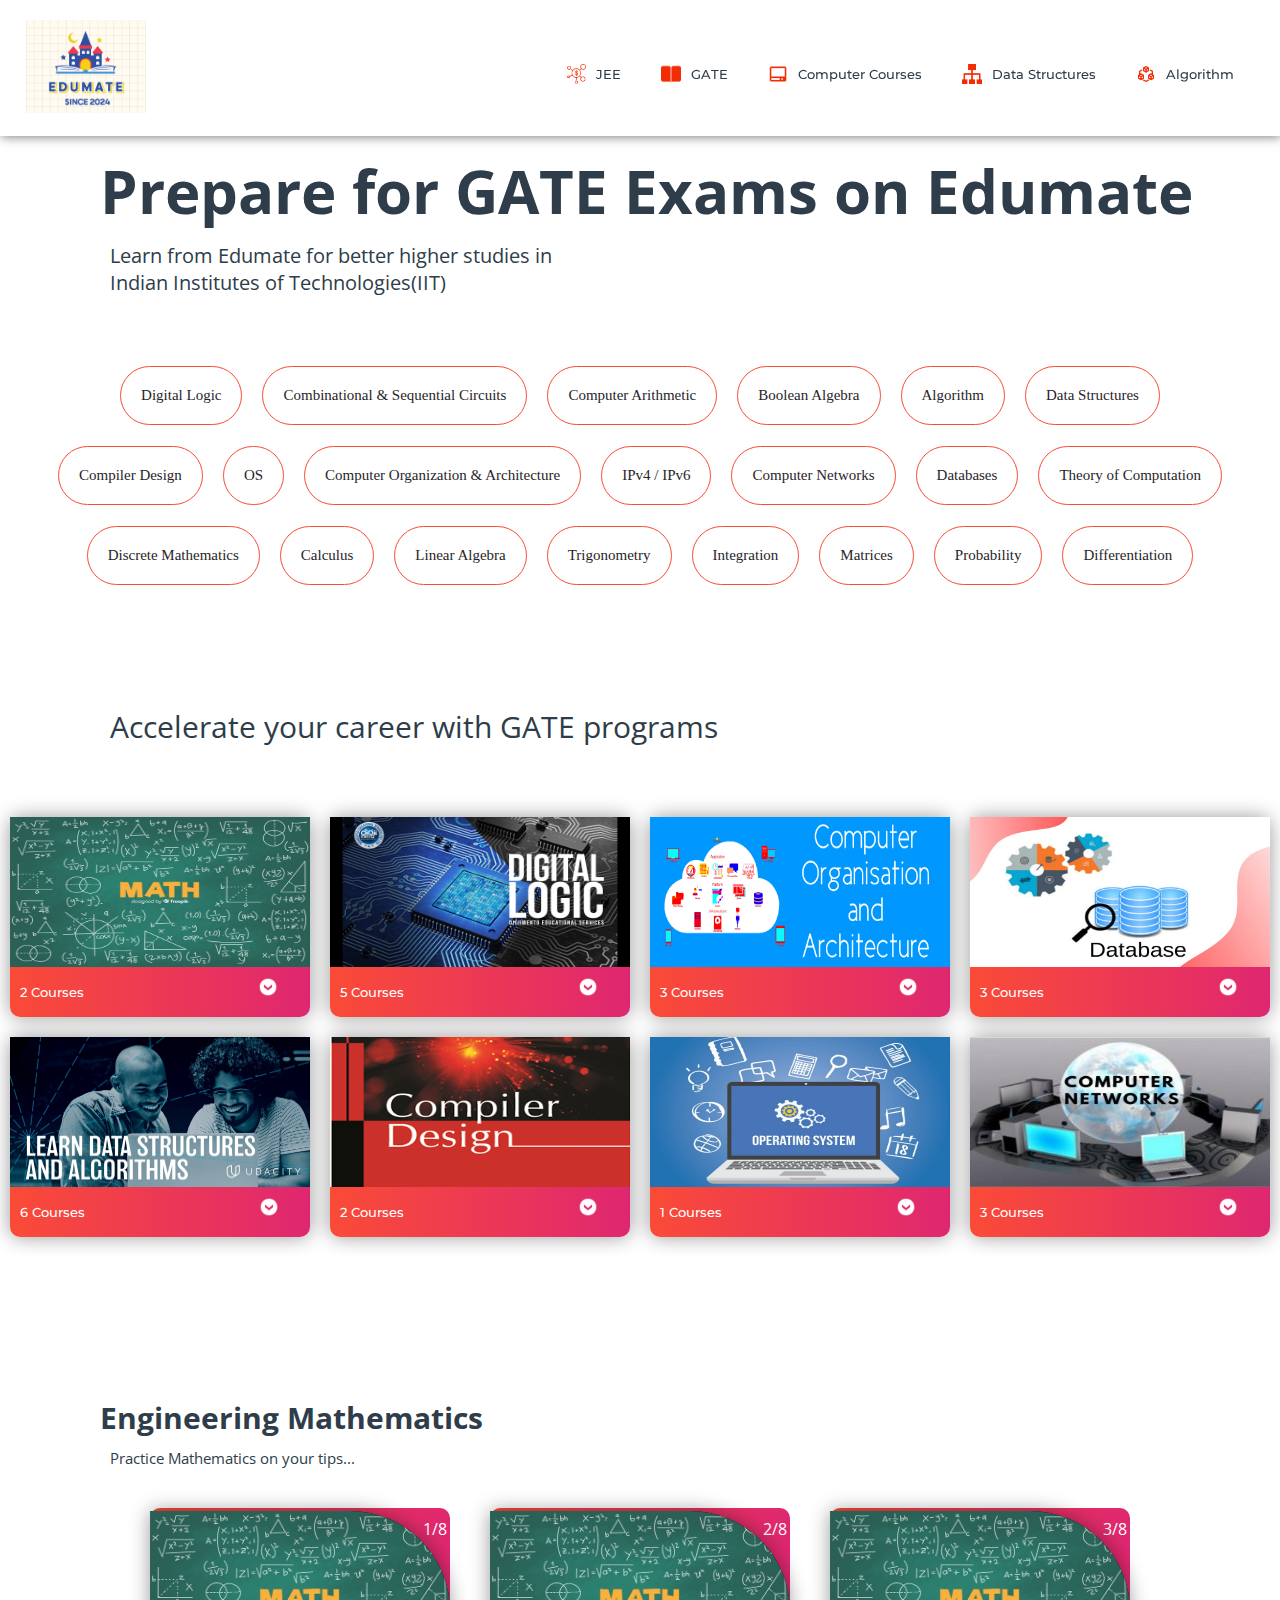
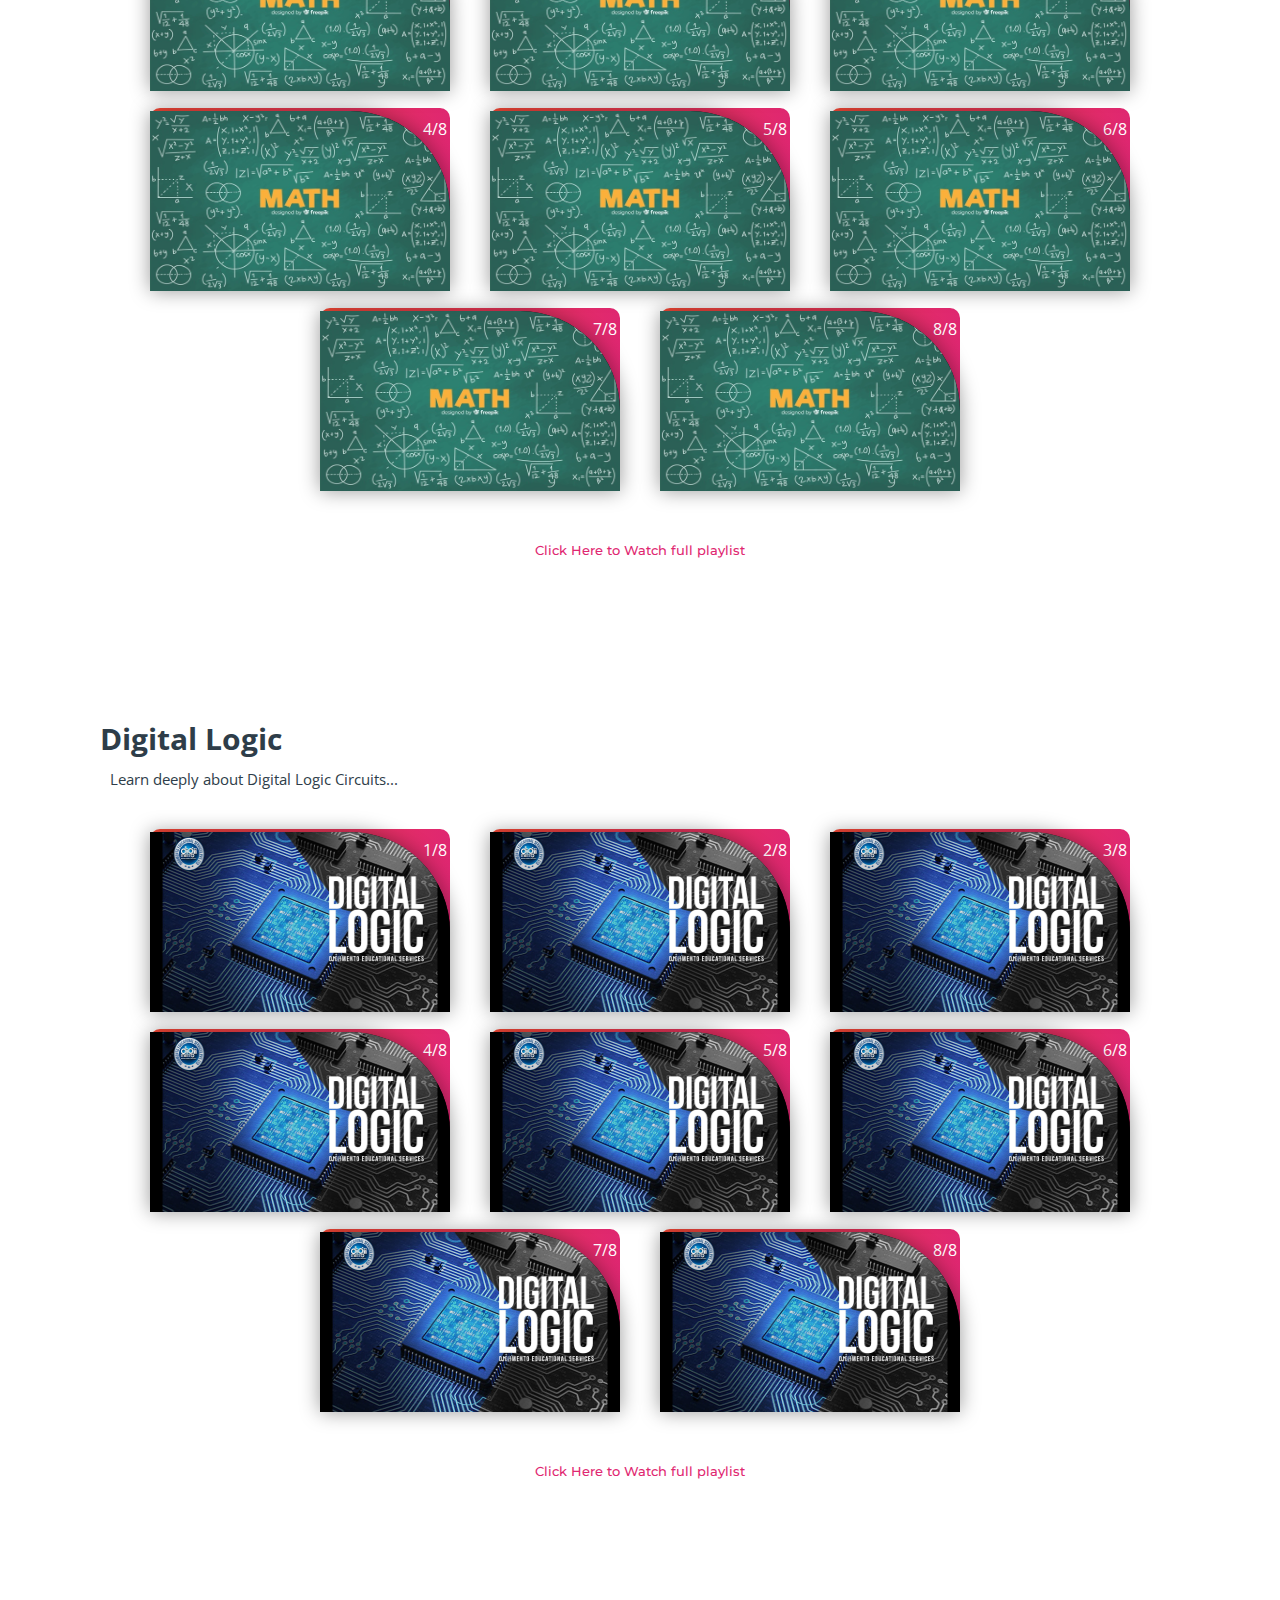
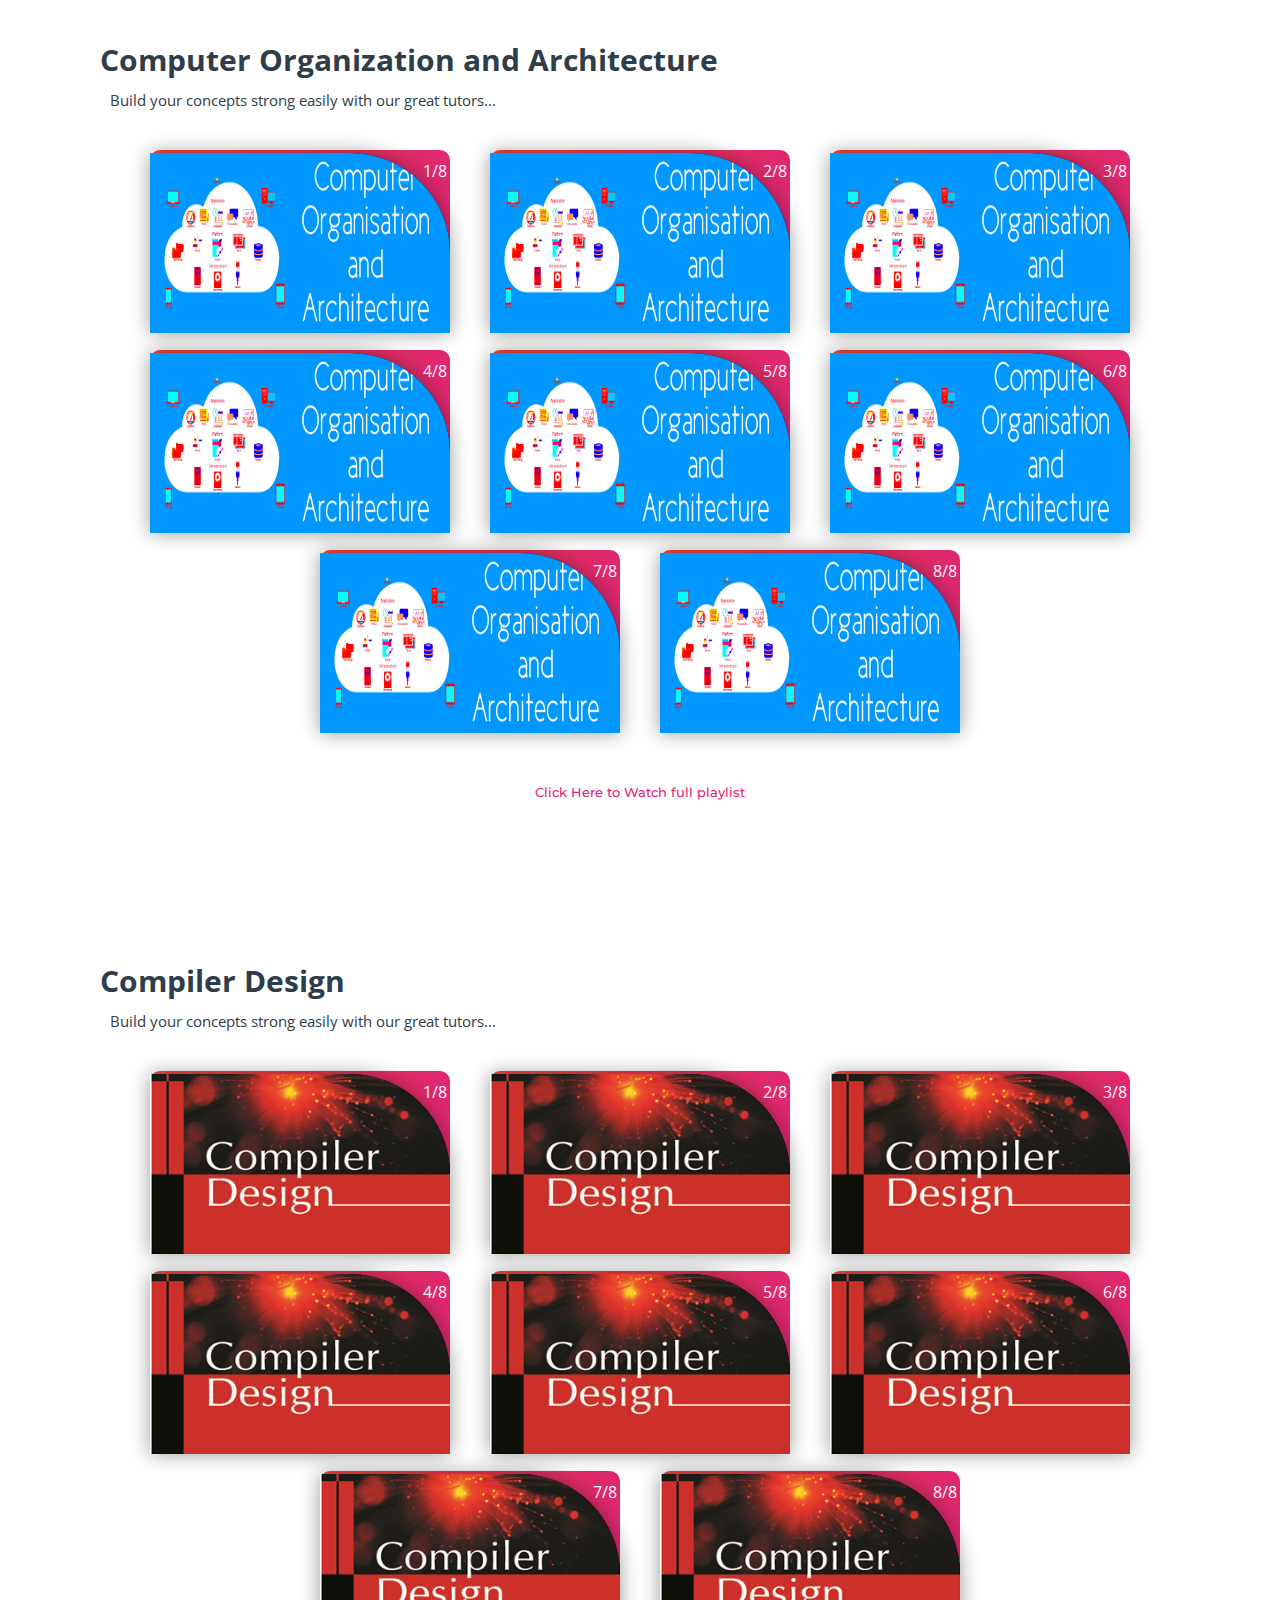
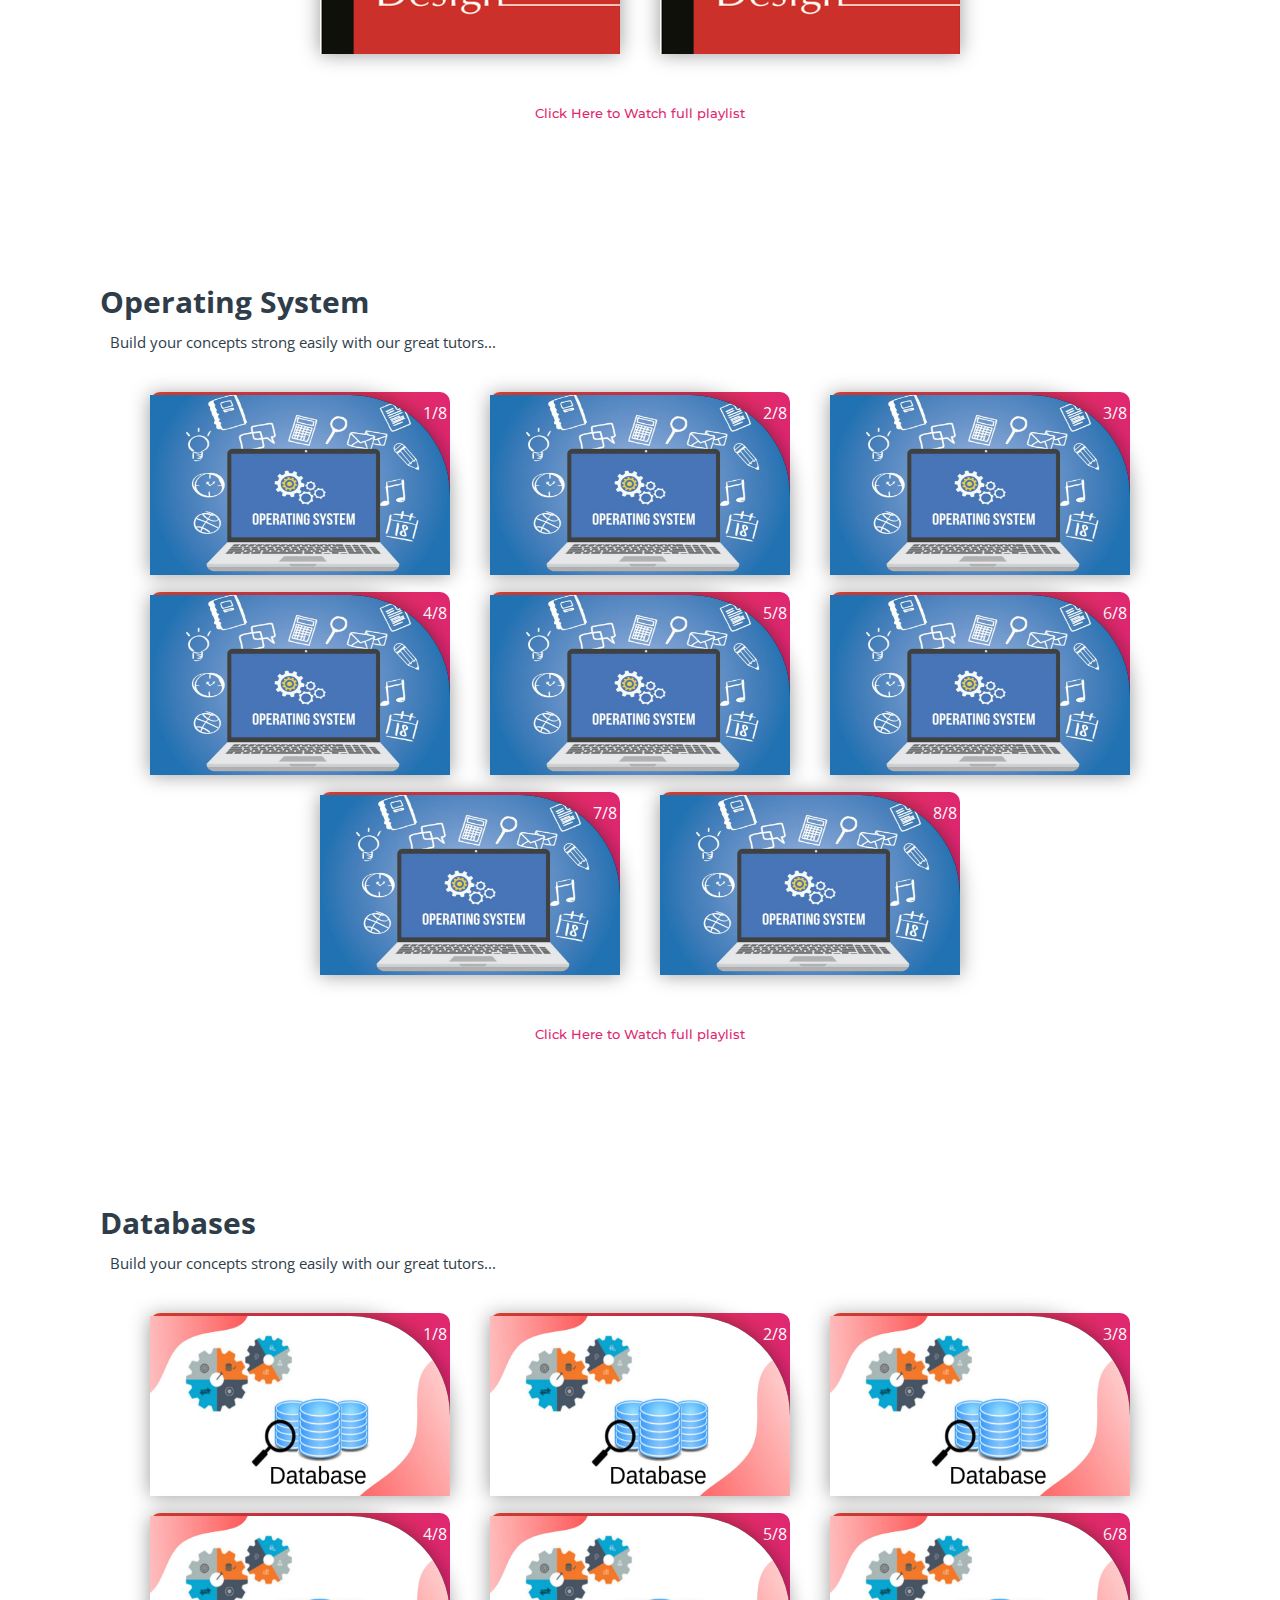
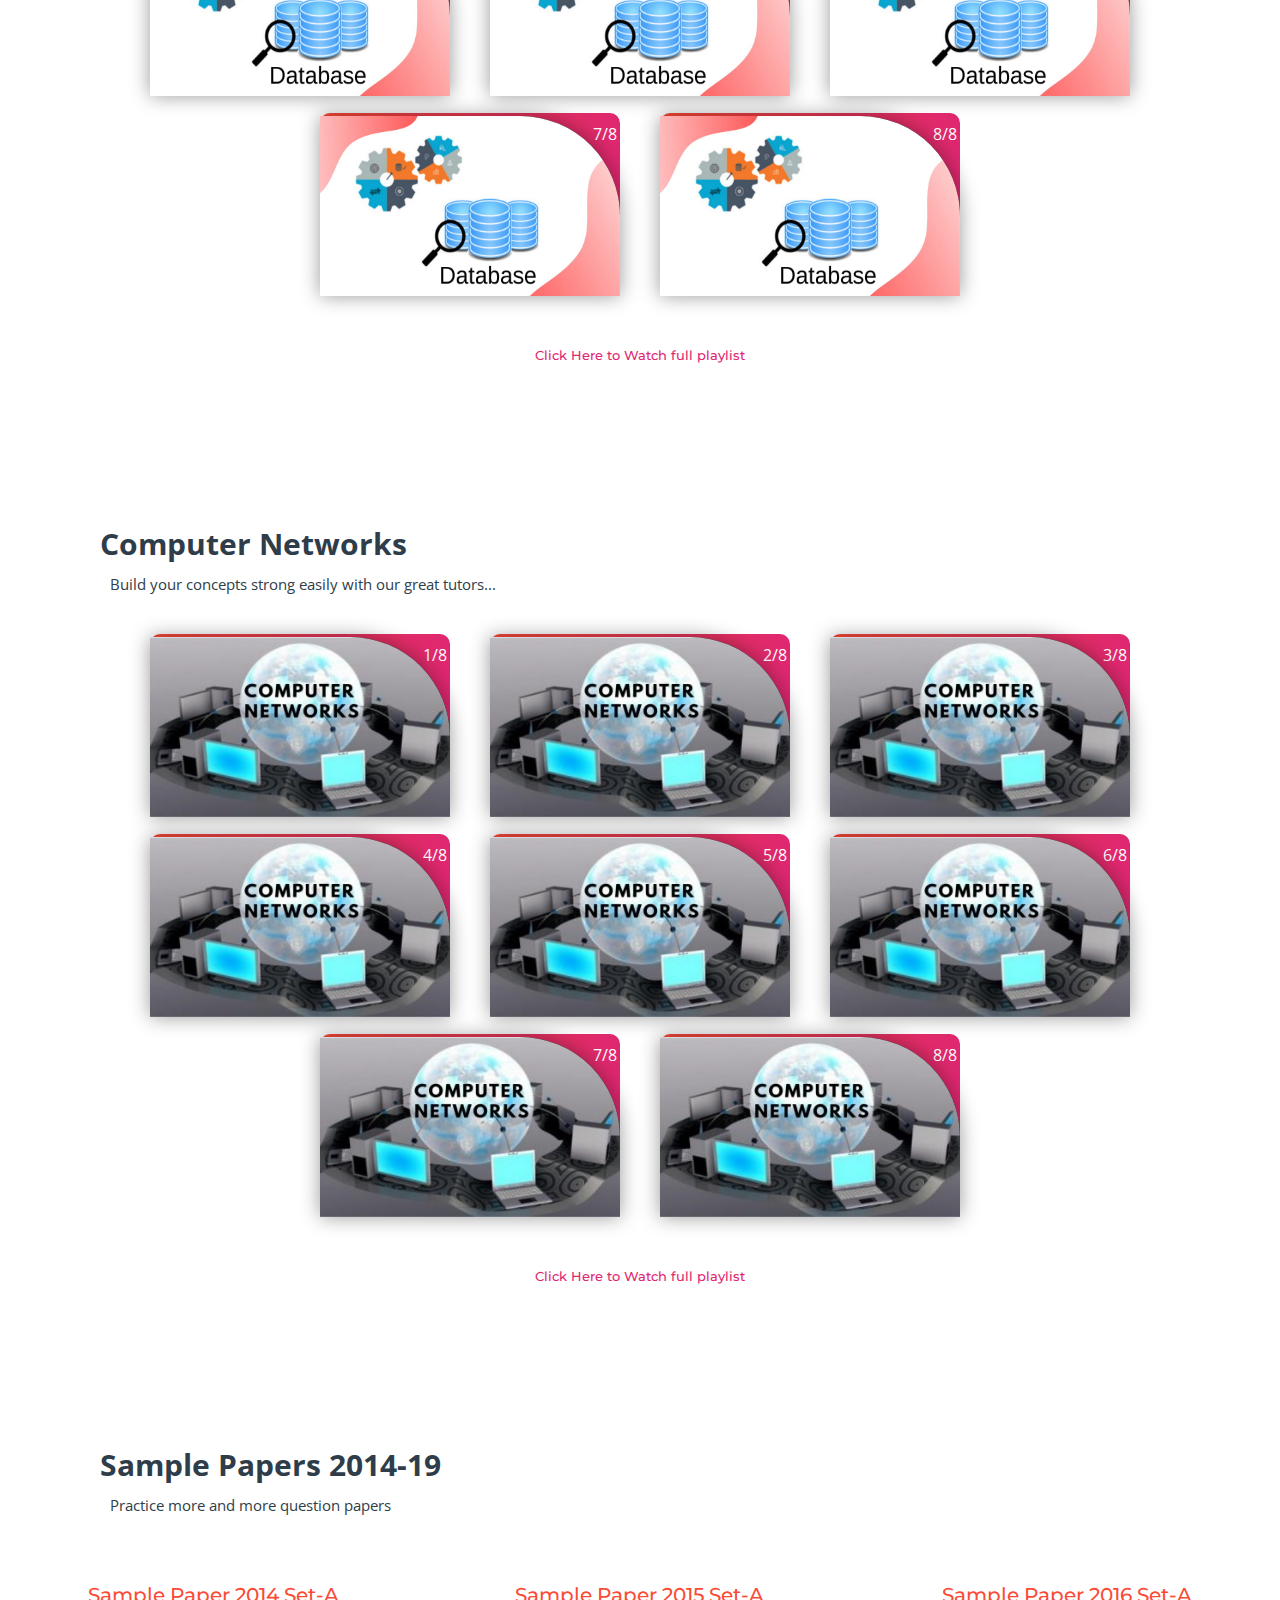
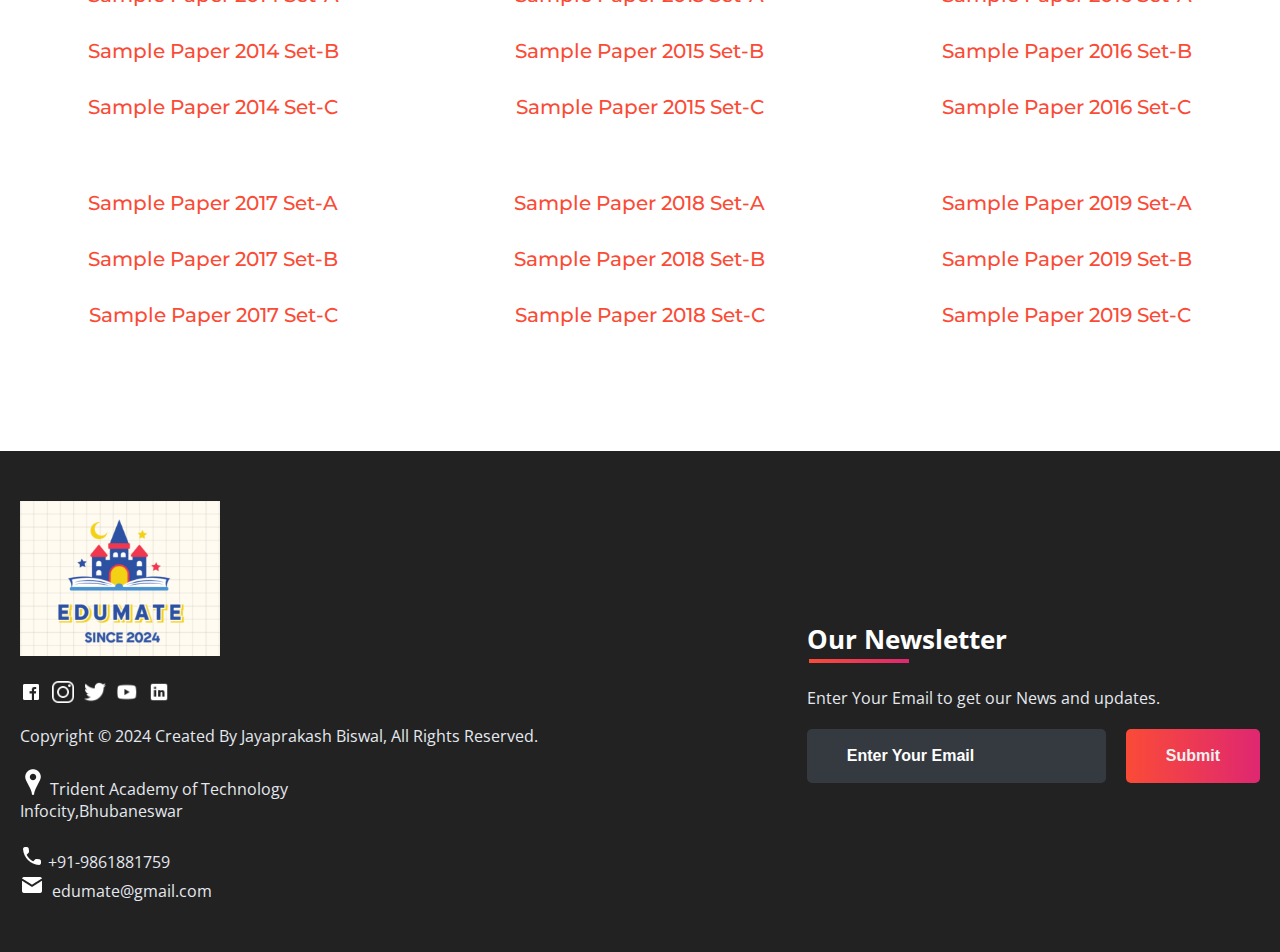
<file: subjects/gate.html>
<!DOCTYPE html>
<html>

<head>
	<link rel="shortcut icon" type="png" href="../images/icon/favicon.png">
	<title>Prepare for GATE on Edumate</title>
	<link rel="stylesheet" type="text/css" href="subjects.css">
	<script type="text/javascript" src="../script.js"></script>
</head>

<body>

	<!-- NAVIGATION -->
	<header>
		<div class="nav" id="nav">
			<div id="learned-logo">
				<a href="../index1.html"><img src="../images/icon/New logo.png" style="width: 120px;"></a>
			</div>
			<div class="switch-tab" id="switch-tab" onclick="switchTAB()"><img src="../images/icon/menu.png"></div>
			<ul id="list-switch">
				<li><a href="jee.html"><img src="../images/courses/d1.png" class="icon">JEE</a></li>
				<li><a href="#"><img src="../images/courses/paper.png" class="icon">GATE</a></li>
				<li><a href="computer_courses.html"><img src="../images/courses/computer.png" class="icon">Computer
						Courses</a></li>
				<li><a href="computer_courses.html#data"><img src="../images/courses/data.png" class="icon">Data
						Structures</a></li>
				<li><a href="computer_courses.html#algo"><img src="../images/courses/algo.png"
							class="icon">Algorithm</a></li>
			</ul>
			<div class="search" id="search-switch">
				<input type="text" placeholder="Search" class="srch"><button id="srchbtn"><img
						src="../images/icon/search.png"></button>
			</div>
		</div>
	</header>


	<!-- Main Title of the Page -->
	<div class="title">
		<span>Prepare for GATE Exams on Edumate</span>
		<div class="shortdesc">
			<p>Learn from Edumate for better higher studies in<br> Indian Institutes of Technologies(IIT)</p>
		</div>
	</div>


	<!-- Some KeyWords related to topic -->
	<div class="course">
		<div class="cbox">
			<div class="det"><a href="#digital">Digital Logic</a></div>
			<div class="det"><a href="https://en.wikipedia.org/wiki/Sequential_logic" target="_blank">Combinational &
					Sequential Circuits</a></div>
			<div class="det"><a href="https://en.wikipedia.org/wiki/ALU" target="_blank">Computer Arithmetic</a></div>
			<div class="det"><a href="https://en.wikipedia.org/wiki/Boolean_algebra" target="_blank">Boolean Algebra</a>
			</div>
			<div class="det"><a href="computer_courses.html#algo">Algorithm</a></div>
			<div class="det"><a href="computer_courses.html#data">Data Structures</a></div>
		</div>
		<div class="cbox">
			<div class="det"><a href="#compiler">Compiler Design</a></div>
			<div class="det"><a href="#os">OS</a></div>
			<div class="det"><a href="#coaa">Computer Organization & Architecture</a></div>
			<div class="det"><a href="https://en.wikipedia.org/wiki/IPv4" target="_blank">IPv4 / IPv6</a></div>
			<div class="det"><a href="#cn">Computer Networks</a></div>
			<div class="det"><a href="#database">Databases</a></div>
			<div class="det"><a href="https://en.wikipedia.org/wiki/Theory_of_computation" target="_blank">Theory of
					Computation</a></div>
		</div>
		<div class="cbox">
			<div class="det"><a href="#math">Discrete Mathematics</a></div>
			<div class="det"><a href="#math">Calculus</a></div>
			<div class="det"><a href="#math">Linear Algebra</a></div>
			<div class="det"><a href="#math">Trigonometry</a></div>
			<div class="det"><a href="#math">Integration</a></div>
			<div class="det"><a href="#math">Matrices</a></div>
			<div class="det"><a href="#math">Probability</a></div>
			<div class="det"><a href="#math">Differentiation</a></div>
		</div>
	</div>


	<!-- Courses Available -->
	<div class="inbt">
		Accelerate your career with GATE programs
	</div>

	<div class="ccard">
		<center>
			<div class="ccardbox">
				<div class="dcard">
					<div class="fpart"><img src="../images/courses/math.jpg"></div>
					<a href="#math">
						<div class="spart">2 Courses <img src="../images/icon/dropdown.png"></div>
					</a>
				</div>
				<div class="dcard">
					<div class="fpart"><img src="../images/courses/digital.jpg"></div>
					<a href="#digital">
						<div class="spart">5 Courses <img src="../images/icon/dropdown.png"></div>
					</a>
				</div>
				<div class="dcard">
					<div class="fpart"><img src="../images/courses/coaa.jpg"></div>
					<a href="#coaa">
						<div class="spart">3 Courses <img src="../images/icon/dropdown.png"></div>
					</a>
				</div>
				<div class="dcard">
					<div class="fpart"><img src="../images/courses/database.jpg"></div>
					<a href="#database">
						<div class="spart">3 Courses <img src="../images/icon/dropdown.png"></div>
					</a>
				</div>
				<div class="dcard">
					<div class="fpart"><img src="../images/courses/data-algo.jpg"></div>
					<a href="computer_courses.html#data">
						<div class="spart">6 Courses <img src="../images/icon/dropdown.png"></div>
					</a>
				</div>
				<div class="dcard">
					<div class="fpart"><img src="../images/courses/compiler.jpg"></div>
					<a href="#compiler">
						<div class="spart">2 Courses <img src="../images/icon/dropdown.png"></div>
					</a>
				</div>
				<div class="dcard">
					<div class="fpart"><img src="../images/courses/os.jpg"></div>
					<a href="#os">
						<div class="spart">1 Courses <img src="../images/icon/dropdown.png"></div>
					</a>
				</div>
				<div class="dcard">
					<div class="fpart"><img src="../images/courses/cn.jpg"></div>
					<a href="#cn">
						<div class="spart">3 Courses <img src="../images/icon/dropdown.png"></div>
					</a>
				</div>
			</div>
		</center>
	</div>


	<!-- Videos on ENGINEERING MATHEMATICS Lectures -->

	<div class="title2" id="math">
		<span>Engineering Mathematics</span>
		<div class="shortdesc2">
			<p>Practice Mathematics on your tips...</p>
		</div>
	</div>

	<center>
		<div class="ccardbox2">
			<div class="dcard2"><span class="tag">1/8</span>
				<div class="fpart2"><img src="../images/courses/math.jpg">
					<iframe src="https://www.youtube.com/embed/xxGyTHWrHZg" frameborder="0"
						allow="accelerometer; autoplay; encrypted-media; gyroscope; picture-in-picture"
						allowfullscreen></iframe>
				</div>
			</div>
			<div class="dcard2"><span class="tag">2/8</span>
				<div class="fpart2"><img src="../images/courses/math.jpg">
					<iframe src="https://www.youtube.com/embed/xxGyTHWrHZg" frameborder="0"
						allow="accelerometer; autoplay; encrypted-media; gyroscope; picture-in-picture"
						allowfullscreen></iframe>
				</div>
			</div>
			<div class="dcard2"><span class="tag">3/8</span>
				<div class="fpart2"><img src="../images/courses/math.jpg">
					<iframe src="https://www.youtube.com/embed/xxGyTHWrHZg" frameborder="0"
						allow="accelerometer; autoplay; encrypted-media; gyroscope; picture-in-picture"
						allowfullscreen></iframe>
				</div>
			</div>
			<div class="dcard2"><span class="tag">4/8</span>
				<div class="fpart2"><img src="../images/courses/math.jpg">
					<iframe src="https://www.youtube.com/embed/xxGyTHWrHZg" frameborder="0"
						allow="accelerometer; autoplay; encrypted-media; gyroscope; picture-in-picture"
						allowfullscreen></iframe>
				</div>
			</div>

			<div class="dcard2"><span class="tag">5/8</span>
				<div class="fpart2"><img src="../images/courses/math.jpg">
					<iframe src="https://www.youtube.com/embed/xxGyTHWrHZg" frameborder="0"
						allow="accelerometer; autoplay; encrypted-media; gyroscope; picture-in-picture"
						allowfullscreen></iframe>
				</div>
			</div>
			<div class="dcard2"><span class="tag">6/8</span>
				<div class="fpart2"><img src="../images/courses/math.jpg">
					<iframe src="https://www.youtube.com/embed/xxGyTHWrHZg" frameborder="0"
						allow="accelerometer; autoplay; encrypted-media; gyroscope; picture-in-picture"
						allowfullscreen></iframe>
				</div>
			</div>
			<div class="dcard2"><span class="tag">7/8</span>
				<div class="fpart2"><img src="../images/courses/math.jpg">
					<iframe src="https://www.youtube.com/embed/xxGyTHWrHZg" frameborder="0"
						allow="accelerometer; autoplay; encrypted-media; gyroscope; picture-in-picture"
						allowfullscreen></iframe>
				</div>
			</div>
			<div class="dcard2"><span class="tag">8/8</span>
				<div class="fpart2"><img src="../images/courses/math.jpg">
					<iframe src="https://www.youtube.com/embed/xxGyTHWrHZg" frameborder="0"
						allow="accelerometer; autoplay; encrypted-media; gyroscope; picture-in-picture"
						allowfullscreen></iframe>
				</div>
			</div>
		</div>
	</center>
	<br><br>
	<div class="click-me">
		<a href="https://www.youtube.com/watch?v=xxGyTHWrHZg" target="_blank">Click Here to Watch full playlist</a>
	</div>



	<!-- Videos on DIGITAL LOGIC Lectures -->

	<div class="title2" id="digital">
		<span>Digital Logic</span>
		<div class="shortdesc2">
			<p>Learn deeply about Digital Logic Circuits...</p>
		</div>
	</div>
	<center>
		<div class="ccardbox2">
			<div class="dcard2"><span class="tag">1/8</span>
				<div class="fpart2"><img src="../images/courses/digital.jpg">
					<iframe src="https://www.youtube.com/embed/-M7oIM8hKSU" frameborder="0"
						allow="accelerometer; autoplay; encrypted-media; gyroscope; picture-in-picture"
						allowfullscreen></iframe>
				</div>
			</div>
			<div class="dcard2"><span class="tag">2/8</span>
				<div class="fpart2"><img src="../images/courses/digital.jpg">
					<iframe src="https://www.youtube.com/embed/-M7oIM8hKSU" frameborder="0"
						allow="accelerometer; autoplay; encrypted-media; gyroscope; picture-in-picture"
						allowfullscreen></iframe>
				</div>
			</div>
			<div class="dcard2"><span class="tag">3/8</span>
				<div class="fpart2"><img src="../images/courses/digital.jpg">
					<iframe src="https://www.youtube.com/embed/-M7oIM8hKSU" frameborder="0"
						allow="accelerometer; autoplay; encrypted-media; gyroscope; picture-in-picture"
						allowfullscreen></iframe>
				</div>
			</div>
			<div class="dcard2"><span class="tag">4/8</span>
				<div class="fpart2"><img src="../images/courses/digital.jpg">
					<iframe src="https://www.youtube.com/embed/-M7oIM8hKSU" frameborder="0"
						allow="accelerometer; autoplay; encrypted-media; gyroscope; picture-in-picture"
						allowfullscreen></iframe>
				</div>
			</div>

			<div class="dcard2"><span class="tag">5/8</span>
				<div class="fpart2"><img src="../images/courses/digital.jpg">
					<iframe src="https://www.youtube.com/embed/-M7oIM8hKSU" frameborder="0"
						allow="accelerometer; autoplay; encrypted-media; gyroscope; picture-in-picture"
						allowfullscreen></iframe>
				</div>
			</div>
			<div class="dcard2"><span class="tag">6/8</span>
				<div class="fpart2"><img src="../images/courses/digital.jpg">
					<iframe src="https://www.youtube.com/embed/-M7oIM8hKSU" frameborder="0"
						allow="accelerometer; autoplay; encrypted-media; gyroscope; picture-in-picture"
						allowfullscreen></iframe>
				</div>
			</div>
			<div class="dcard2"><span class="tag">7/8</span>
				<div class="fpart2"><img src="../images/courses/digital.jpg">
					<iframe src="https://www.youtube.com/embed/-M7oIM8hKSU" frameborder="0"
						allow="accelerometer; autoplay; encrypted-media; gyroscope; picture-in-picture"
						allowfullscreen></iframe>
				</div>
			</div>
			<div class="dcard2"><span class="tag">8/8</span>
				<div class="fpart2"><img src="../images/courses/digital.jpg">
					<iframe src="https://www.youtube.com/embed/-M7oIM8hKSU" frameborder="0"
						allow="accelerometer; autoplay; encrypted-media; gyroscope; picture-in-picture"
						allowfullscreen></iframe>
				</div>
			</div>
		</div>
	</center>
	<br><br>
	<div class="click-me">
		<a href="https://youtu.be/-M7oIM8hKSU" target="_blank">Click Here to Watch full playlist</a>
	</div>



	<!-- Videos on COMPUTER ORGANIZATION and ARCHITECTURE Lectures -->

	<div class="title2" id="coaa">
		<span>Computer Organization and Architecture</span>
		<div class="shortdesc2">
			<p>Build your concepts strong easily with our great tutors...</p>
		</div>
	</div>
	<center>
		<div class="ccardbox2">
			<div class="dcard2"><span class="tag">1/8</span>
				<div class="fpart2"><img src="../images/courses/coaa.jpg">
					<iframe src="https://www.youtube.com/embed/q6oiRtKTpX4" frameborder="0"
						allow="accelerometer; autoplay; encrypted-media; gyroscope; picture-in-picture"
						allowfullscreen></iframe>
				</div>
			</div>
			<div class="dcard2"><span class="tag">2/8</span>
				<div class="fpart2"><img src="../images/courses/coaa.jpg">
					<iframe src="https://www.youtube.com/embed/q6oiRtKTpX4" frameborder="0"
						allow="accelerometer; autoplay; encrypted-media; gyroscope; picture-in-picture"
						allowfullscreen></iframe>
				</div>
			</div>
			<div class="dcard2"><span class="tag">3/8</span>
				<div class="fpart2"><img src="../images/courses/coaa.jpg">
					<iframe src="https://www.youtube.com/embed/q6oiRtKTpX4" frameborder="0"
						allow="accelerometer; autoplay; encrypted-media; gyroscope; picture-in-picture"
						allowfullscreen></iframe>
				</div>
			</div>
			<div class="dcard2"><span class="tag">4/8</span>
				<div class="fpart2"><img src="../images/courses/coaa.jpg">
					<iframe src="https://www.youtube.com/embed/q6oiRtKTpX4" frameborder="0"
						allow="accelerometer; autoplay; encrypted-media; gyroscope; picture-in-picture"
						allowfullscreen></iframe>
				</div>
			</div>

			<div class="dcard2"><span class="tag">5/8</span>
				<div class="fpart2"><img src="../images/courses/coaa.jpg">
					<iframe src="https://www.youtube.com/embed/q6oiRtKTpX4" frameborder="0"
						allow="accelerometer; autoplay; encrypted-media; gyroscope; picture-in-picture"
						allowfullscreen></iframe>
				</div>
			</div>
			<div class="dcard2"><span class="tag">6/8</span>
				<div class="fpart2"><img src="../images/courses/coaa.jpg">
					<iframe src="https://www.youtube.com/embed/q6oiRtKTpX4" frameborder="0"
						allow="accelerometer; autoplay; encrypted-media; gyroscope; picture-in-picture"
						allowfullscreen></iframe>
				</div>
			</div>
			<div class="dcard2"><span class="tag">7/8</span>
				<div class="fpart2"><img src="../images/courses/coaa.jpg">
					<iframe src="https://www.youtube.com/embed/q6oiRtKTpX4" frameborder="0"
						allow="accelerometer; autoplay; encrypted-media; gyroscope; picture-in-picture"
						allowfullscreen></iframe>
				</div>
			</div>
			<div class="dcard2"><span class="tag">8/8</span>
				<div class="fpart2"><img src="../images/courses/coaa.jpg">
					<iframe src="https://www.youtube.com/embed/q6oiRtKTpX4" frameborder="0"
						allow="accelerometer; autoplay; encrypted-media; gyroscope; picture-in-picture"
						allowfullscreen></iframe>
				</div>
			</div>
		</div>
	</center>
	<br><br>
	<div class="click-me">
		<a href="https://youtu.be/q6oiRtKTpX4" target="_blank">Click Here to Watch full playlist</a>
	</div>



	<!-- Videos on COMPILER Lectures -->

	<div class="title2" id="compiler">
		<span>Compiler Design</span>
		<div class="shortdesc2">
			<p>Build your concepts strong easily with our great tutors...</p>
		</div>
	</div>
	<center>
		<div class="ccardbox2">
			<div class="dcard2"><span class="tag">1/8</span>
				<div class="fpart2"><img src="../images/courses/compiler.jpg">
					<iframe src="https://www.youtube.com/embed/yNZIhF6pxjM" frameborder="0"
						allow="accelerometer; autoplay; encrypted-media; gyroscope; picture-in-picture"
						allowfullscreen></iframe>
				</div>
			</div>
			<div class="dcard2"><span class="tag">2/8</span>
				<div class="fpart2"><img src="../images/courses/compiler.jpg">
					<iframe src="https://www.youtube.com/embed/yNZIhF6pxjM" frameborder="0"
						allow="accelerometer; autoplay; encrypted-media; gyroscope; picture-in-picture"
						allowfullscreen></iframe>
				</div>
			</div>
			<div class="dcard2"><span class="tag">3/8</span>
				<div class="fpart2"><img src="../images/courses/compiler.jpg">
					<iframe src="https://www.youtube.com/embed/yNZIhF6pxjM" frameborder="0"
						allow="accelerometer; autoplay; encrypted-media; gyroscope; picture-in-picture"
						allowfullscreen></iframe>
				</div>
			</div>
			<div class="dcard2"><span class="tag">4/8</span>
				<div class="fpart2"><img src="../images/courses/compiler.jpg">
					<iframe src="https://www.youtube.com/embed/yNZIhF6pxjM" frameborder="0"
						allow="accelerometer; autoplay; encrypted-media; gyroscope; picture-in-picture"
						allowfullscreen></iframe>
				</div>
			</div>

			<div class="dcard2"><span class="tag">5/8</span>
				<div class="fpart2"><img src="../images/courses/compiler.jpg">
					<iframe src="https://www.youtube.com/embed/yNZIhF6pxjM" frameborder="0"
						allow="accelerometer; autoplay; encrypted-media; gyroscope; picture-in-picture"
						allowfullscreen></iframe>
				</div>
			</div>
			<div class="dcard2"><span class="tag">6/8</span>
				<div class="fpart2"><img src="../images/courses/compiler.jpg">
					<iframe src="https://www.youtube.com/embed/yNZIhF6pxjM" frameborder="0"
						allow="accelerometer; autoplay; encrypted-media; gyroscope; picture-in-picture"
						allowfullscreen></iframe>
				</div>
			</div>
			<div class="dcard2"><span class="tag">7/8</span>
				<div class="fpart2"><img src="../images/courses/compiler.jpg">
					<iframe src="https://www.youtube.com/embed/yNZIhF6pxjM" frameborder="0"
						allow="accelerometer; autoplay; encrypted-media; gyroscope; picture-in-picture"
						allowfullscreen></iframe>
				</div>
			</div>
			<div class="dcard2"><span class="tag">8/8</span>
				<div class="fpart2"><img src="../images/courses/compiler.jpg">
					<iframe src="https://www.youtube.com/embed/yNZIhF6pxjM" frameborder="0"
						allow="accelerometer; autoplay; encrypted-media; gyroscope; picture-in-picture"
						allowfullscreen></iframe>
				</div>
			</div>
		</div>
	</center>
	<br><br>
	<div class="click-me">
		<a href="https://youtu.be/yNZIhF6pxjM" target="_blank">Click Here to Watch full playlist</a>
	</div>



	<!-- Videos on OPERATING SYSTEM Lectures -->


	<div class="title2" id="os">
		<span>Operating System</span>
		<div class="shortdesc2">
			<p>Build your concepts strong easily with our great tutors...</p>
		</div>
	</div>
	<center>
		<div class="ccardbox2">
			<div class="dcard2"><span class="tag">1/8</span>
				<div class="fpart2"><img src="../images/courses/os.jpg">
					<iframe src="https://www.youtube.com/embed/vBURTt97EkA" frameborder="0"
						allow="accelerometer; autoplay; encrypted-media; gyroscope; picture-in-picture"
						allowfullscreen></iframe>
				</div>
			</div>
			<div class="dcard2"><span class="tag">2/8</span>
				<div class="fpart2"><img src="../images/courses/os.jpg">
					<iframe src="https://www.youtube.com/embed/vBURTt97EkA" frameborder="0"
						allow="accelerometer; autoplay; encrypted-media; gyroscope; picture-in-picture"
						allowfullscreen></iframe>
				</div>
			</div>
			<div class="dcard2"><span class="tag">3/8</span>
				<div class="fpart2"><img src="../images/courses/os.jpg">
					<iframe src="https://www.youtube.com/embed/vBURTt97EkA" frameborder="0"
						allow="accelerometer; autoplay; encrypted-media; gyroscope; picture-in-picture"
						allowfullscreen></iframe>
				</div>
			</div>
			<div class="dcard2"><span class="tag">4/8</span>
				<div class="fpart2"><img src="../images/courses/os.jpg">
					<iframe src="https://www.youtube.com/embed/vBURTt97EkA" frameborder="0"
						allow="accelerometer; autoplay; encrypted-media; gyroscope; picture-in-picture"
						allowfullscreen></iframe>
				</div>
			</div>

			<div class="dcard2"><span class="tag">5/8</span>
				<div class="fpart2"><img src="../images/courses/os.jpg">
					<iframe src="https://www.youtube.com/embed/vBURTt97EkA" frameborder="0"
						allow="accelerometer; autoplay; encrypted-media; gyroscope; picture-in-picture"
						allowfullscreen></iframe>
				</div>
			</div>
			<div class="dcard2"><span class="tag">6/8</span>
				<div class="fpart2"><img src="../images/courses/os.jpg">
					<iframe src="https://www.youtube.com/embed/vBURTt97EkA" frameborder="0"
						allow="accelerometer; autoplay; encrypted-media; gyroscope; picture-in-picture"
						allowfullscreen></iframe>
				</div>
			</div>
			<div class="dcard2"><span class="tag">7/8</span>
				<div class="fpart2"><img src="../images/courses/os.jpg">
					<iframe src="https://www.youtube.com/embed/vBURTt97EkA" frameborder="0"
						allow="accelerometer; autoplay; encrypted-media; gyroscope; picture-in-picture"
						allowfullscreen></iframe>
				</div>
			</div>
			<div class="dcard2"><span class="tag">8/8</span>
				<div class="fpart2"><img src="../images/courses/os.jpg">
					<iframe src="https://www.youtube.com/embed/vBURTt97EkA" frameborder="0"
						allow="accelerometer; autoplay; encrypted-media; gyroscope; picture-in-picture"
						allowfullscreen></iframe>
				</div>
			</div>
		</div>
	</center>

	<br><br>
	<div class="click-me">
		<a href="https://youtu.be/vBURTt97EkA" target="_blank">Click Here to Watch full playlist</a>
	</div>


	<!-- Videos on DATABASE Lectures -->

	<div class="title2" id="database">
		<span>Databases</span>
		<div class="shortdesc2">
			<p>Build your concepts strong easily with our great tutors...</p>
		</div>
	</div>
	<center>
		<div class="ccardbox2">
			<div class="dcard2"><span class="tag">1/8</span>
				<div class="fpart2"><img src="../images/courses/database.jpg">
					<iframe src="https://www.youtube.com/embed/wR0jg0eQsZA" frameborder="0"
						allow="accelerometer; autoplay; encrypted-media; gyroscope; picture-in-picture"
						allowfullscreen></iframe>
				</div>
			</div>
			<div class="dcard2"><span class="tag">2/8</span>
				<div class="fpart2"><img src="../images/courses/database.jpg">
					<iframe src="https://www.youtube.com/embed/wR0jg0eQsZA" frameborder="0"
						allow="accelerometer; autoplay; encrypted-media; gyroscope; picture-in-picture"
						allowfullscreen></iframe>
				</div>
			</div>
			<div class="dcard2"><span class="tag">3/8</span>
				<div class="fpart2"><img src="../images/courses/database.jpg">
					<iframe src="https://www.youtube.com/embed/wR0jg0eQsZA" frameborder="0"
						allow="accelerometer; autoplay; encrypted-media; gyroscope; picture-in-picture"
						allowfullscreen></iframe>
				</div>
			</div>
			<div class="dcard2"><span class="tag">4/8</span>
				<div class="fpart2"><img src="../images/courses/database.jpg">
					<iframe src="https://www.youtube.com/embed/wR0jg0eQsZA" frameborder="0"
						allow="accelerometer; autoplay; encrypted-media; gyroscope; picture-in-picture"
						allowfullscreen></iframe>
				</div>
			</div>

			<div class="dcard2"><span class="tag">5/8</span>
				<div class="fpart2"><img src="../images/courses/database.jpg">
					<iframe src="https://www.youtube.com/embed/wR0jg0eQsZA" frameborder="0"
						allow="accelerometer; autoplay; encrypted-media; gyroscope; picture-in-picture"
						allowfullscreen></iframe>
				</div>
			</div>
			<div class="dcard2"><span class="tag">6/8</span>
				<div class="fpart2"><img src="../images/courses/database.jpg">
					<iframe src="https://www.youtube.com/embed/wR0jg0eQsZA" frameborder="0"
						allow="accelerometer; autoplay; encrypted-media; gyroscope; picture-in-picture"
						allowfullscreen></iframe>
				</div>
			</div>
			<div class="dcard2"><span class="tag">7/8</span>
				<div class="fpart2"><img src="../images/courses/database.jpg">
					<iframe src="https://www.youtube.com/embed/wR0jg0eQsZA" frameborder="0"
						allow="accelerometer; autoplay; encrypted-media; gyroscope; picture-in-picture"
						allowfullscreen></iframe>
				</div>
			</div>
			<div class="dcard2"><span class="tag">8/8</span>
				<div class="fpart2"><img src="../images/courses/database.jpg">
					<iframe src="https://www.youtube.com/embed/wR0jg0eQsZA" frameborder="0"
						allow="accelerometer; autoplay; encrypted-media; gyroscope; picture-in-picture"
						allowfullscreen></iframe>
				</div>
			</div>
		</div>
	</center>
	<br><br>
	<div class="click-me">
		<a href="https://youtu.be/wR0jg0eQsZA" target="_blank">Click Here to Watch full playlist</a>
	</div>



	<!-- Videos on COMPUTER NETWORKS Lectures -->

	<div class="title2" id="cn">
		<span>Computer Networks</span>
		<div class="shortdesc2">
			<p>Build your concepts strong easily with our great tutors...</p>
		</div>
	</div>
	<center>
		<div class="ccardbox2">
			<div class="dcard2"><span class="tag">1/8</span>
				<div class="fpart2"><img src="../images/courses/cn.jpg">
					<iframe src="https://www.youtube.com/embed/qiQR5rTSshw" frameborder="0"
						allow="accelerometer; autoplay; encrypted-media; gyroscope; picture-in-picture"
						allowfullscreen></iframe>
				</div>
			</div>
			<div class="dcard2"><span class="tag">2/8</span>
				<div class="fpart2"><img src="../images/courses/cn.jpg">
					<iframe src="https://www.youtube.com/embed/qiQR5rTSshw" frameborder="0"
						allow="accelerometer; autoplay; encrypted-media; gyroscope; picture-in-picture"
						allowfullscreen></iframe>
				</div>
			</div>
			<div class="dcard2"><span class="tag">3/8</span>
				<div class="fpart2"><img src="../images/courses/cn.jpg">
					<iframe src="https://www.youtube.com/embed/qiQR5rTSshw" frameborder="0"
						allow="accelerometer; autoplay; encrypted-media; gyroscope; picture-in-picture"
						allowfullscreen></iframe>
				</div>
			</div>
			<div class="dcard2"><span class="tag">4/8</span>
				<div class="fpart2"><img src="../images/courses/cn.jpg">
					<iframe src="https://www.youtube.com/embed/qiQR5rTSshw" frameborder="0"
						allow="accelerometer; autoplay; encrypted-media; gyroscope; picture-in-picture"
						allowfullscreen></iframe>
				</div>
			</div>

			<div class="dcard2"><span class="tag">5/8</span>
				<div class="fpart2"><img src="../images/courses/cn.jpg">
					<iframe src="https://www.youtube.com/embed/qiQR5rTSshw" frameborder="0"
						allow="accelerometer; autoplay; encrypted-media; gyroscope; picture-in-picture"
						allowfullscreen></iframe>
				</div>
			</div>
			<div class="dcard2"><span class="tag">6/8</span>
				<div class="fpart2"><img src="../images/courses/cn.jpg">
					<iframe src="https://www.youtube.com/embed/qiQR5rTSshw" frameborder="0"
						allow="accelerometer; autoplay; encrypted-media; gyroscope; picture-in-picture"
						allowfullscreen></iframe>
				</div>
			</div>
			<div class="dcard2"><span class="tag">7/8</span>
				<div class="fpart2"><img src="../images/courses/cn.jpg">
					<iframe src="https://www.youtube.com/embed/qiQR5rTSshw" frameborder="0"
						allow="accelerometer; autoplay; encrypted-media; gyroscope; picture-in-picture"
						allowfullscreen></iframe>
				</div>
			</div>
			<div class="dcard2"><span class="tag">8/8</span>
				<div class="fpart2"><img src="../images/courses/cn.jpg">
					<iframe src="https://www.youtube.com/embed/qiQR5rTSshw" frameborder="0"
						allow="accelerometer; autoplay; encrypted-media; gyroscope; picture-in-picture"
						allowfullscreen></iframe>
				</div>
			</div>
		</div>
	</center>

	<br><br>
	<div class="click-me">
		<a href="https://youtu.be/qiQR5rTSshw" target="_blank">Click Here to Watch full playlist</a>
	</div>



	<!-- Links for SAMPLE PAPERS of JEE MAINS & ADVANCED -->

	<div class="title2" id="sample_papers">
		<span>Sample Papers 2014-19</span>
		<div class="shortdesc2">
			<p>Practice more and more question papers</p>
		</div>
	</div>

	<div class="sample">
		<ul>
			<li><a href="../samplePapers/p1.pdf" target="_blank">Sample Paper 2014 Set-A</a></li>
			<li><a href="../samplePapers/p2.pdf" target="_blank">Sample Paper 2014 Set-B</a></li>
			<li><a href="../samplePapers/p3.pdf" target="_blank">Sample Paper 2014 Set-C</a></li>
		</ul>
		<ul>
			<li><a href="../samplePapers/p4.pdf" target="_blank">Sample Paper 2015 Set-A</a></li>
			<li><a href="../samplePapers/p5.pdf" target="_blank">Sample Paper 2015 Set-B</a></li>
			<li><a href="../samplePapers/p1.pdf" target="_blank">Sample Paper 2015 Set-C</a></li>
		</ul>
		<ul>
			<li><a href="../samplePapers/p2.pdf" target="_blank">Sample Paper 2016 Set-A</a></li>
			<li><a href="../samplePapers/p3.pdf" target="_blank">Sample Paper 2016 Set-B</a></li>
			<li><a href="../samplePapers/p4.pdf" target="_blank">Sample Paper 2016 Set-C</a></li>
		</ul>
	</div>
	<div class="sample lastSample">
		<ul>
			<li><a href="../samplePapers/p5.pdf" target="_blank">Sample Paper 2017 Set-A</a></li>
			<li><a href="../samplePapers/p1.pdf" target="_blank">Sample Paper 2017 Set-B</a></li>
			<li><a href="../samplePapers/p2.pdf" target="_blank">Sample Paper 2017 Set-C</a></li>
		</ul>
		<ul>
			<li><a href="../samplePapers/p3.pdf" target="_blank">Sample Paper 2018 Set-A</a></li>
			<li><a href="../samplePapers/p4.pdf" target="_blank">Sample Paper 2018 Set-B</a></li>
			<li><a href="../samplePapers/p5.pdf" target="_blank">Sample Paper 2018 Set-C</a></li>
		</ul>
		<ul>
			<li><a href="../samplePapers/p1.pdf" target="_blank">Sample Paper 2019 Set-A</a></li>
			<li><a href="../samplePapers/p2.pdf" target="_blank">Sample Paper 2019 Set-B</a></li>
			<li><a href="../samplePapers/p3.pdf" target="_blank">Sample Paper 2019 Set-C</a></li>
		</ul>
	</div>


	<!-- FOOTER -->
	<footer>
		<div class="footer-container">
			<div class="left-col">
				<img src="../images/icon/New logo.png" style="width: 200px;">
				<div class="logo"></div>
				<div class="social-media">
					<a href="#"><img src="../images/icon\fb.png"></a>
					<a href="#"><img src="../images/icon\insta.png"></a>
					<a href="#"><img src="../images/icon\tt.png"></a>
					<a href="#"><img src="../images/icon\ytube.png"></a>
					<a href="#"><img src="../images/icon\linkedin.png"></a>
				</div><br><br>
				<p class="rights-text">Copyright © 2024 Created By Jayaprakash Biswal, All Rights Reserved.</p>
				<br>
				<p><img src="../images/icon/location.png"> Trident Academy of Technology<br>Infocity,Bhubaneswar</p><br>
				<p><img src="../images/icon/phone.png"> +91-9861881759<br><img src="../images/icon/mail.png">&nbsp;
					edumate@gmail.com</p>
			</div>
			<div class="right-col">
				<h1 style="color: #fff">Our Newsletter</h1>
				<div class="border"></div><br>
				<p>Enter Your Email to get our News and updates.</p>
				<form class="newsletter-form">
					<input class="txtb" type="email" placeholder="Enter Your Email">
					<input class="btn" type="submit" value="Submit">
				</form>
			</div>
		</div>
	</footer>

</body>

</html>
</file>
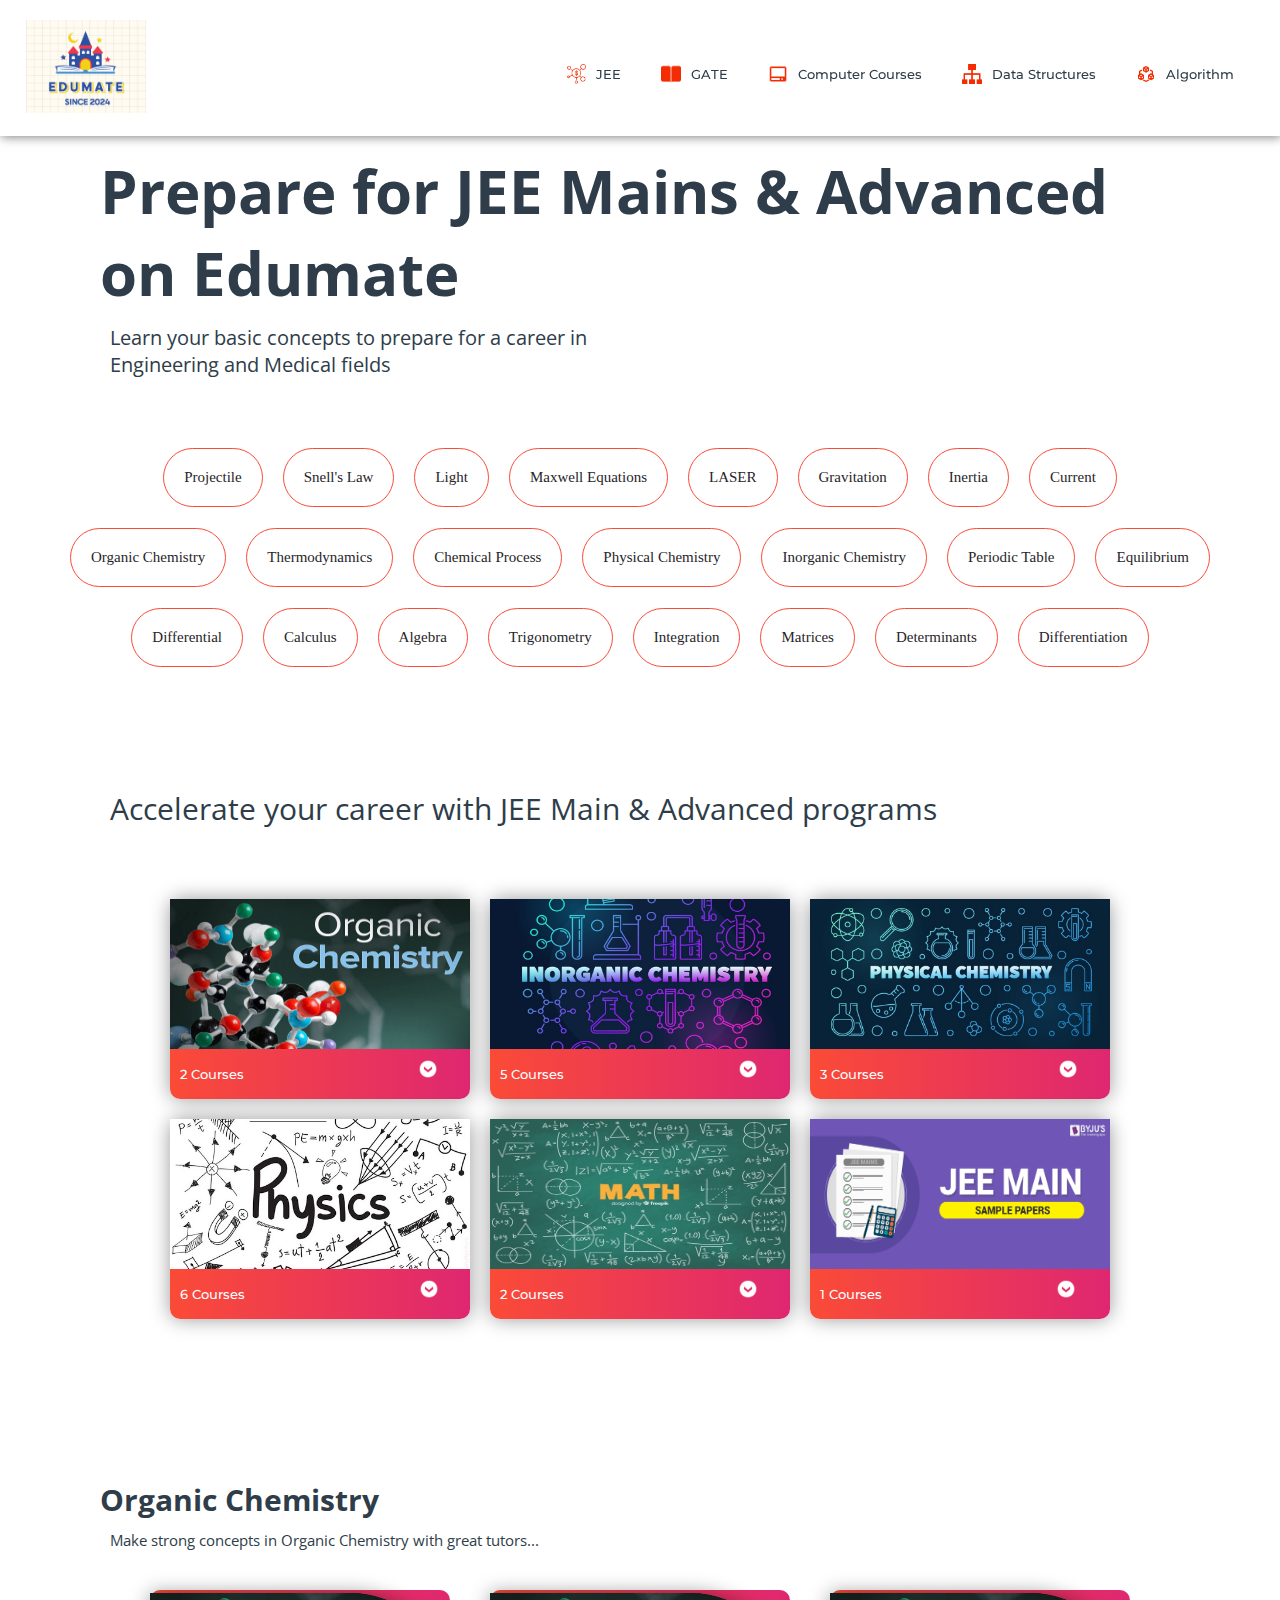
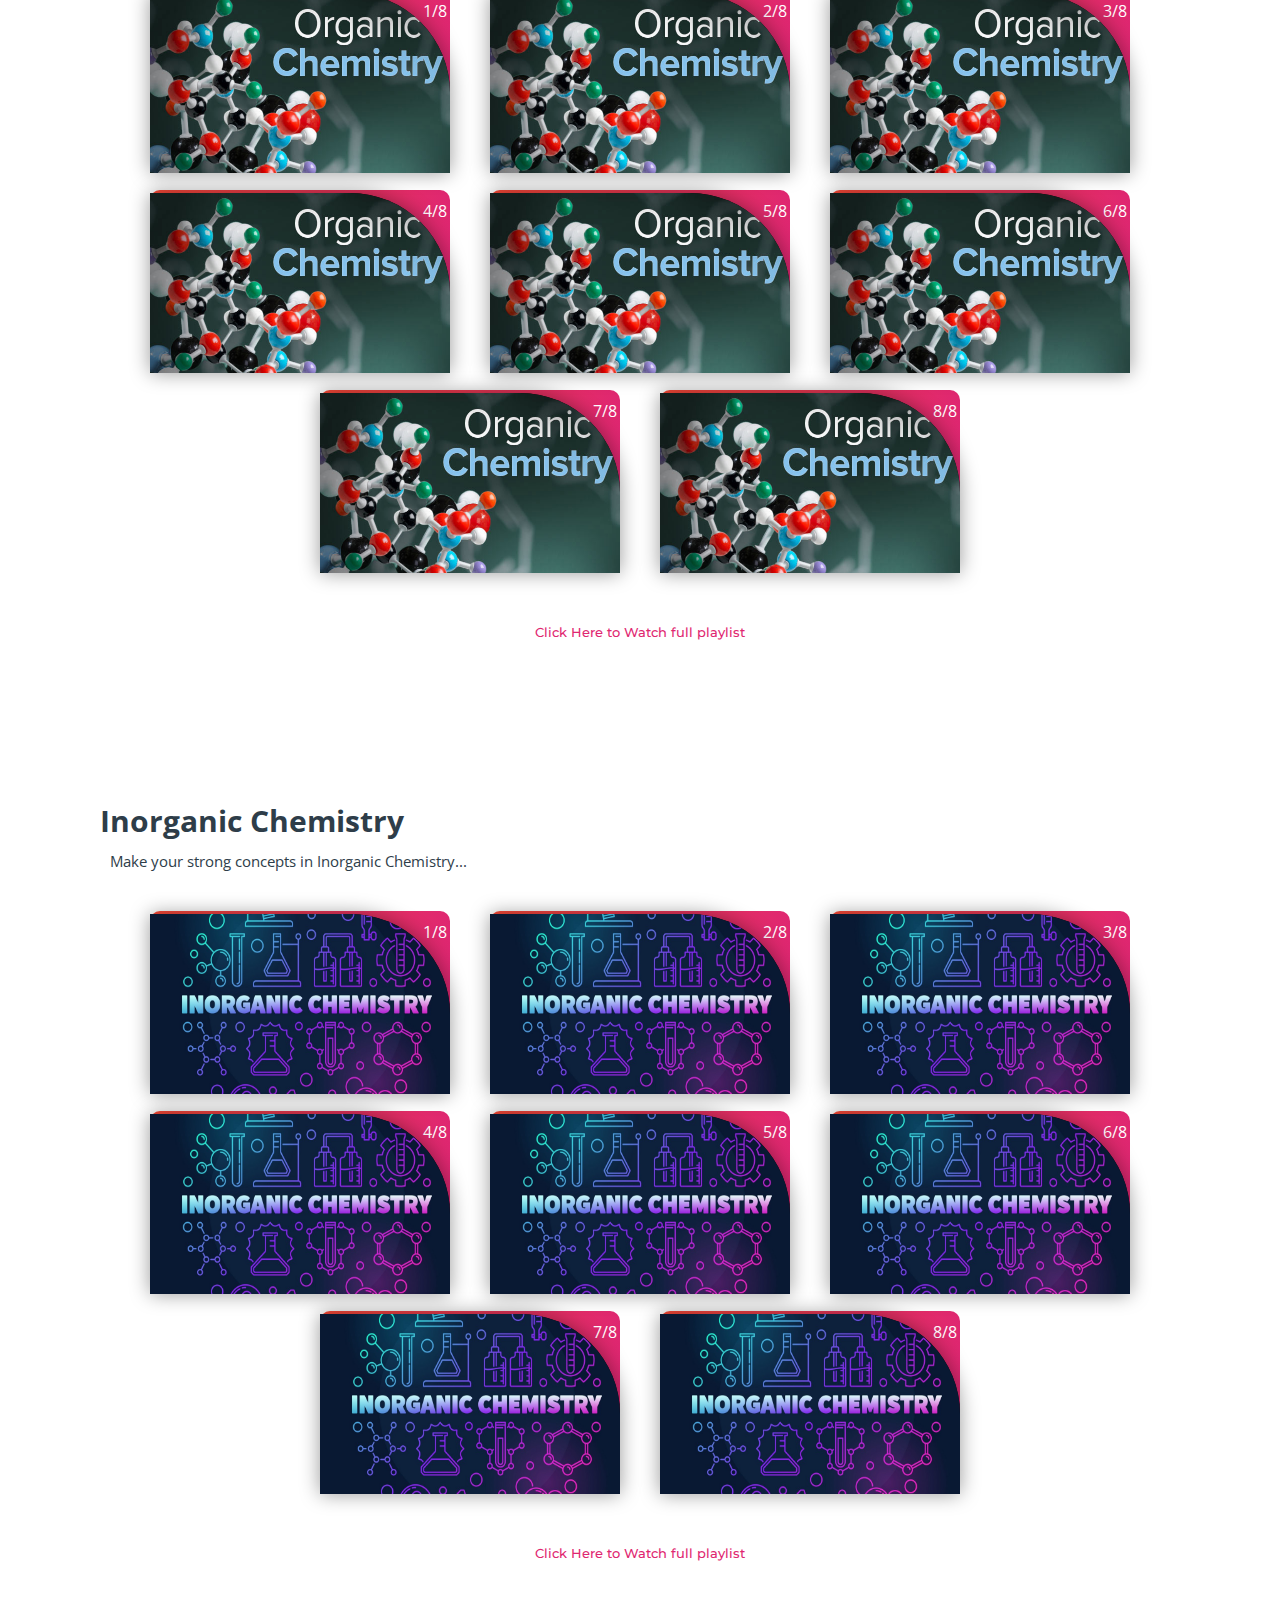
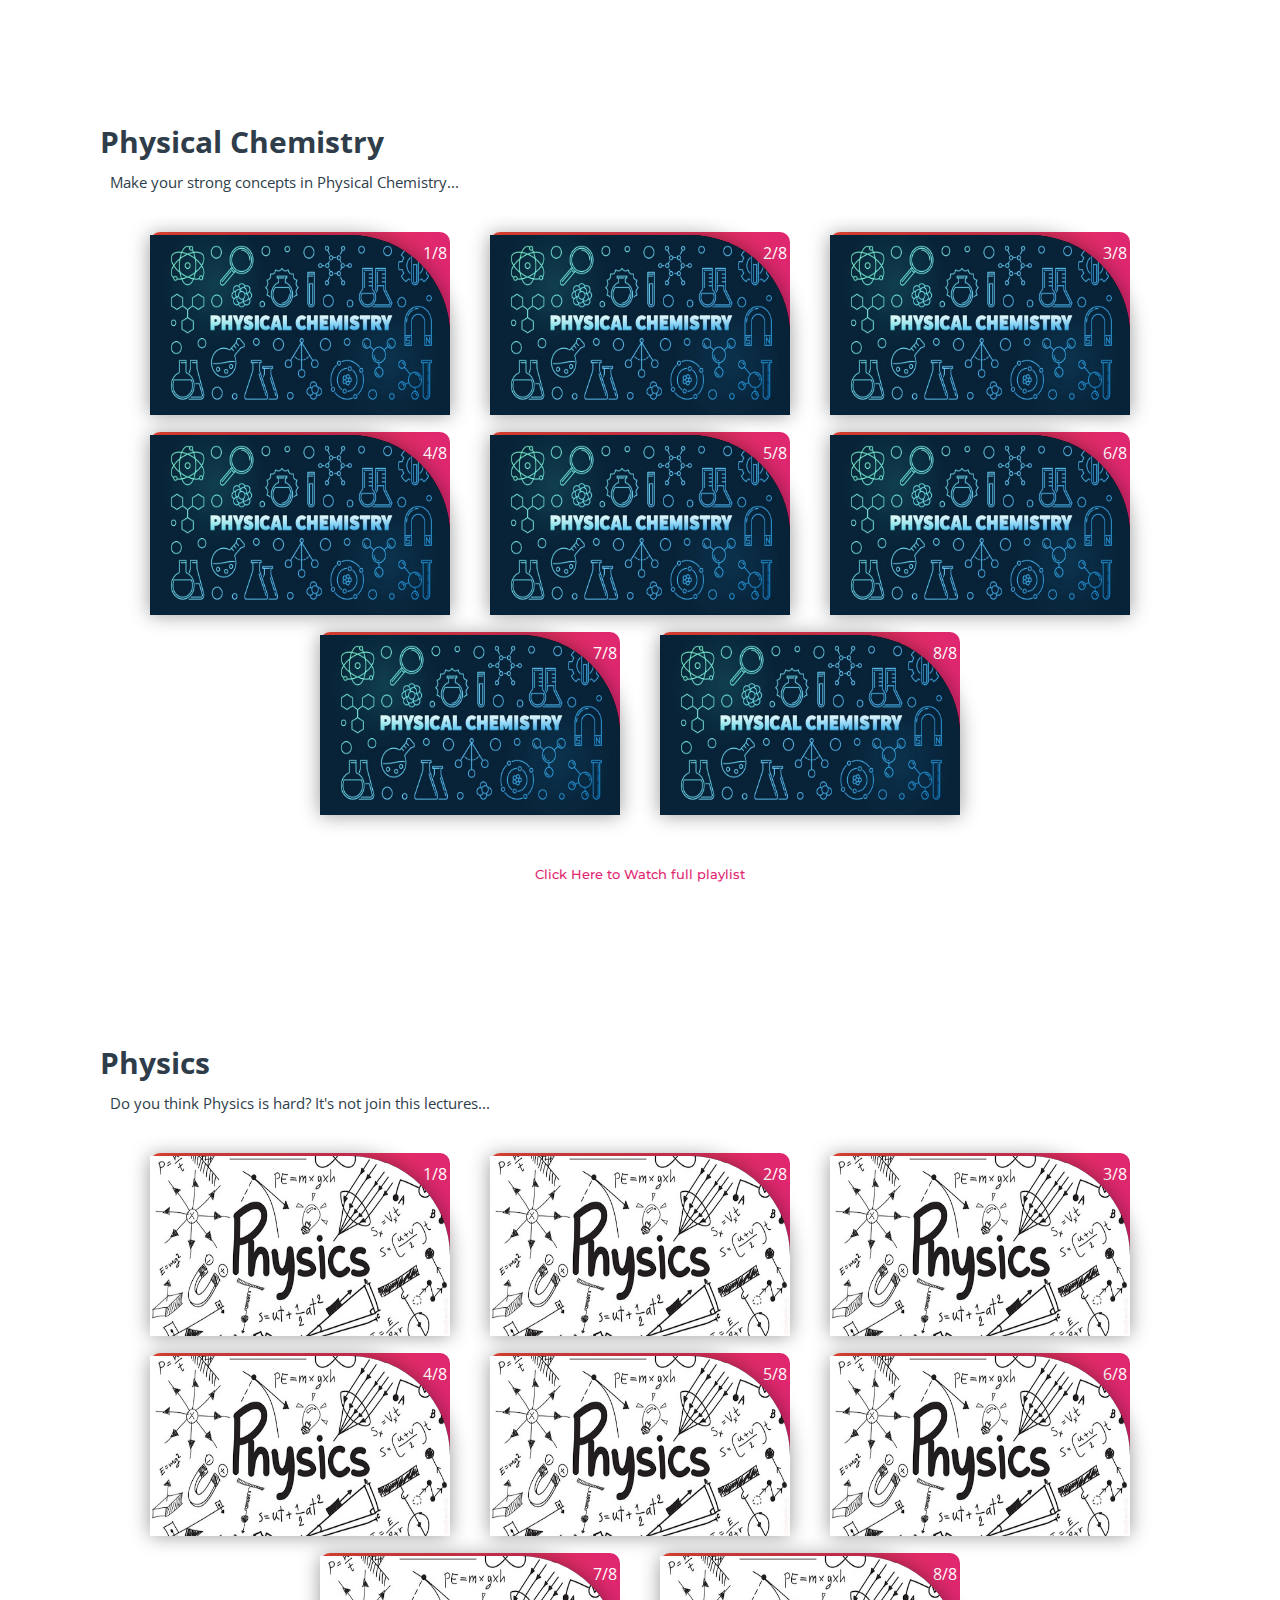
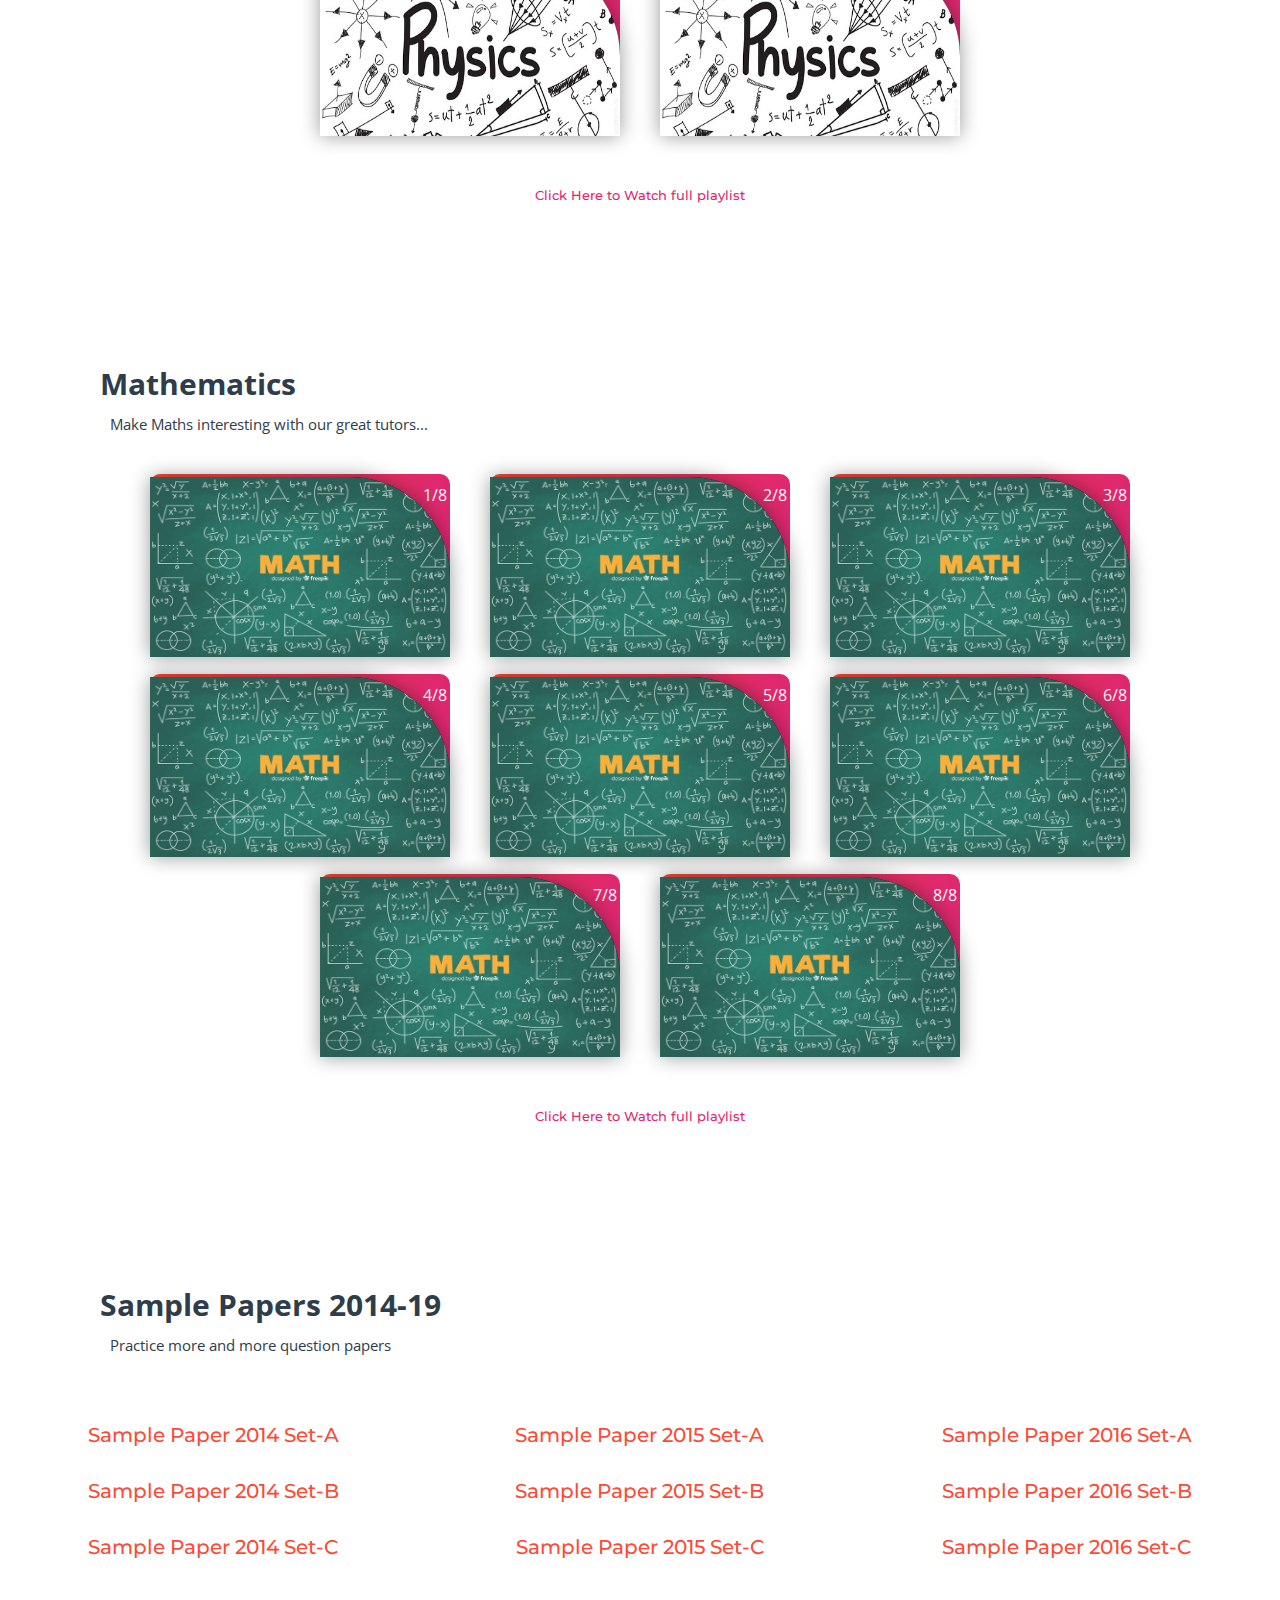
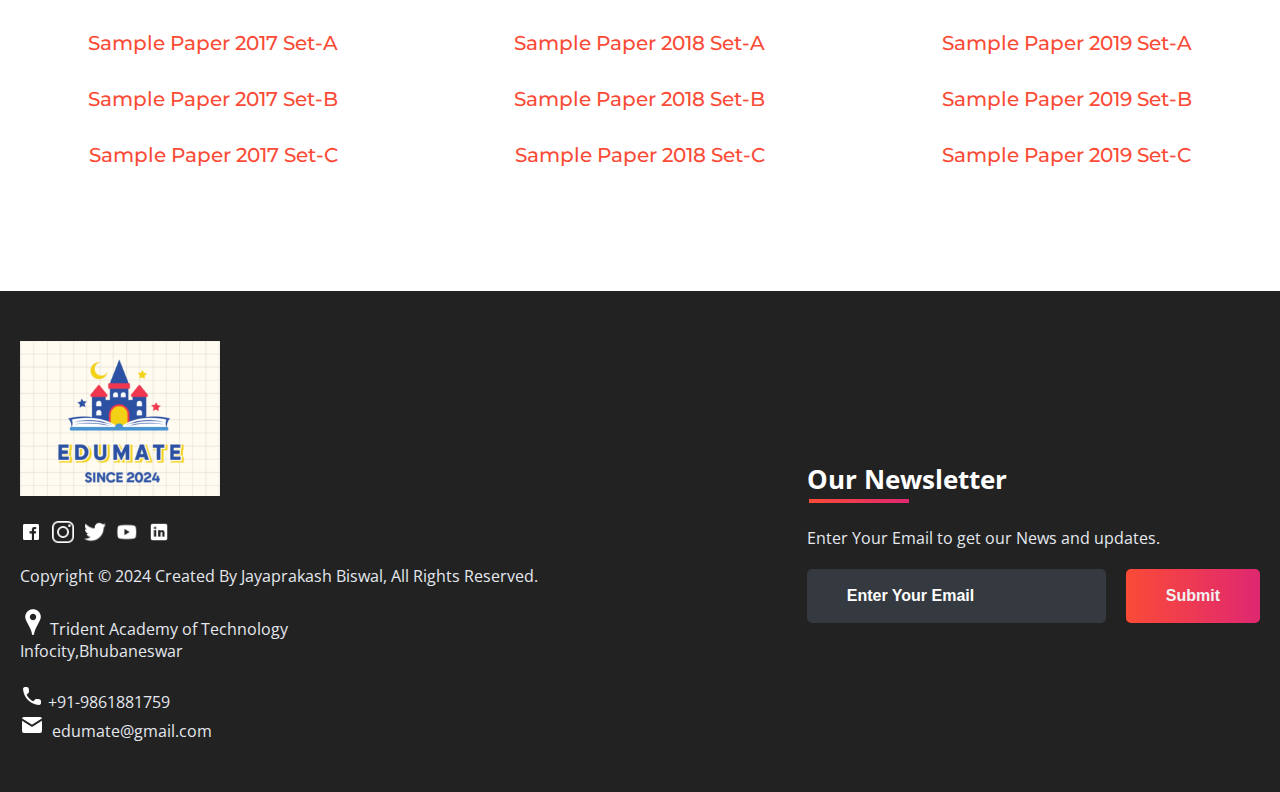
<file: subjects/jee.html>
<!DOCTYPE html>
<html>

<head>
	<link rel="shortcut icon" type="png" href="../images/icon/favicon.png">
	<title>Prepare for JEE Mains & Advanced</title>
	<link rel="stylesheet" type="text/css" href="subjects.css">
	<script type="text/javascript" src="../script.js"></script>
</head>

<body>

	<!-- NAVIGATION -->
	<header>
		<div class="nav" id="nav">
			<div id="learned-logo">
				<a href="../index1.html"><img src="../images/icon/New logo.png" style="width: 120px;"></a>
			</div>
			<div class="switch-tab" id="switch-tab" onclick="switchTAB()"><img src="../images/icon/menu.png"></div>
			<ul id="list-switch">
				<li><a href="#"><img src="../images/courses/d1.png" class="icon">JEE</a></li>
				<li><a href="gate.html"><img src="../images/courses/paper.png" class="icon">GATE</a></li>
				<li><a href="computer_courses.html"><img src="../images/courses/computer.png" class="icon">Computer
						Courses</a></li>
				<li><a href="computer_courses.html#data"><img src="../images/courses/data.png" class="icon">Data
						Structures</a></li>
				<li><a href="computer_courses.html#algo"><img src="../images/courses/algo.png"
							class="icon">Algorithm</a></li>
			</ul>
			<div class="search" id="search-switch">
				<input type="text" placeholder="Search" class="srch"><button id="srchbtn"><img
						src="../images/icon/search.png"></button>
			</div>
		</div>
	</header>

	<div class="title">
		<span>Prepare for JEE Mains & Advanced<br>on Edumate</span>
		<div class="shortdesc">
			<p>Learn your basic concepts to prepare for a career in<br>Engineering and Medical fields</p>
		</div>
	</div>

	<!-- Quick Links -->
	<div class="course">
		<div class="cbox">
			<div class="det"><a href="https://en.wikipedia.org/wiki/Projectile" target="_blank">Projectile</a></div>
			<div class="det"><a href="https://en.wikipedia.org/wiki/Snell%27s_law" target="_blank">Snell's Law</a></div>
			<div class="det"><a href="https://en.wikipedia.org/wiki/Light" target="_blank">Light</a></div>
			<div class="det"><a href="https://en.wikipedia.org/wiki/Maxwell%27s_equations" target="_blank">Maxwell
					Equations</a></div>
			<div class="det"><a href="https://en.wikipedia.org/wiki/Laser" target="_blank">LASER</a></div>
			<div class="det"><a href="https://en.wikipedia.org/wiki/Gravity" target="_blank">Gravitation</a></div>
			<div class="det"><a href="https://en.wikipedia.org/wiki/Inertia" target="_blank">Inertia</a></div>
			<div class="det"><a href="https://en.wikipedia.org/wiki/Current" target="_blank">Current</a></div>
		</div>
		<div class="cbox">
			<div class="det"><a href="#organic">Organic Chemistry</a></div>
			<div class="det"><a href="https://en.wikipedia.org/wiki/Thermodynamics" target="_blank">Thermodynamics</a>
			</div>
			<div class="det"><a href="https://en.wikipedia.org/wiki/Chemical_process" target="_blank">Chemical
					Process</a></div>
			<div class="det"><a href="#physical">Physical Chemistry</a></div>
			<div class="det"><a href="#inorganic">Inorganic Chemistry</a></div>
			<div class="det"><a href="https://en.wikipedia.org/wiki/Periodic_table" target="_blank">Periodic Table</a>
			</div>
			<div class="det"><a href="https://en.wikipedia.org/wiki/Equilibrium" target="_blank">Equilibrium</a></div>
		</div>
		<div class="cbox">
			<div class="det"><a href="#math">Differential</a></div>
			<div class="det"><a href="#math">Calculus</a></div>
			<div class="det"><a href="#math">Algebra</a></div>
			<div class="det"><a href="#math">Trigonometry</a></div>
			<div class="det"><a href="#math">Integration</a></div>
			<div class="det"><a href="#math">Matrices</a></div>
			<div class="det"><a href="#math">Determinants</a></div>
			<div class="det"><a href="#math">Differentiation</a></div>
		</div>
	</div>

	<div class="inbt">
		Accelerate your career with JEE Main & Advanced programs
	</div>

	<!-- COURSES AVAILABLE -->
	<div class="ccard">
		<center>
			<div class="ccardbox">
				<div class="dcard">
					<div class="fpart"><img src="../images/courses/organic.jpg"></div>
					<a href="#organic">
						<div class="spart">2 Courses <img src="../images/icon/dropdown.png"></div>
					</a>
				</div>
				<div class="dcard">
					<div class="fpart"><img src="../images/courses/inorganic.jpg"></div>
					<a href="#inorganic">
						<div class="spart">5 Courses <img src="../images/icon/dropdown.png"></div>
					</a>
				</div>
				<div class="dcard">
					<div class="fpart"><img src="../images/courses/physical.jpg"></div>
					<a href="#physical">
						<div class="spart">3 Courses <img src="../images/icon/dropdown.png"></div>
					</a>
				</div>
			</div>
			<div class="ccardbox">
				<div class="dcard">
					<div class="fpart"><img src="../images/courses/physics.jpg"></div>
					<a href="#physics">
						<div class="spart">6 Courses <img src="../images/icon/dropdown.png"></div>
					</a>
				</div>
				<div class="dcard">
					<div class="fpart"><img src="../images/courses/math.jpg"></div>
					<a href="#math">
						<div class="spart">2 Courses <img src="../images/icon/dropdown.png"></div>
					</a>
				</div>
				<div class="dcard">
					<div class="fpart"><img src="../images/courses/paper-download.png"></div>
					<a href="#sample_papers">
						<div class="spart">1 Courses <img src="../images/icon/dropdown.png"></div>
					</a>
				</div>
			</div>
		</center>
	</div>

	<!-- VIDEOS SECTION -->
	<div class="title2" id="organic">
		<span>Organic Chemistry</span>
		<div class="shortdesc2">
			<p>Make strong concepts in Organic Chemistry with great tutors...</p>
		</div>
	</div>

	<center>
		<div class="ccardbox2">
			<div class="dcard2"><span class="tag">1/8</span>
				<div class="fpart2"><img src="../images/courses/organic.jpg">
					<iframe src="https://www.youtube.com/embed/bSMx0NS0XfY" frameborder="0"
						allow="accelerometer; autoplay; encrypted-media; gyroscope; picture-in-picture"
						allowfullscreen></iframe>
				</div>
			</div>
			<div class="dcard2"><span class="tag">2/8</span>
				<div class="fpart2"><img src="../images/courses/organic.jpg">
					<iframe src="https://www.youtube.com/embed/bSMx0NS0XfY" frameborder="0"
						allow="accelerometer; autoplay; encrypted-media; gyroscope; picture-in-picture"
						allowfullscreen></iframe>
				</div>
			</div>
			<div class="dcard2"><span class="tag">3/8</span>
				<div class="fpart2"><img src="../images/courses/organic.jpg">
					<iframe src="https://www.youtube.com/embed/bSMx0NS0XfY" frameborder="0"
						allow="accelerometer; autoplay; encrypted-media; gyroscope; picture-in-picture"
						allowfullscreen></iframe>
				</div>
			</div>
			<div class="dcard2"><span class="tag">4/8</span>
				<div class="fpart2"><img src="../images/courses/organic.jpg">
					<iframe src="https://www.youtube.com/embed/bSMx0NS0XfY" frameborder="0"
						allow="accelerometer; autoplay; encrypted-media; gyroscope; picture-in-picture"
						allowfullscreen></iframe>
				</div>
			</div>

			<div class="dcard2"><span class="tag">5/8</span>
				<div class="fpart2"><img src="../images/courses/organic.jpg">
					<iframe src="https://www.youtube.com/embed/bSMx0NS0XfY" frameborder="0"
						allow="accelerometer; autoplay; encrypted-media; gyroscope; picture-in-picture"
						allowfullscreen></iframe>
				</div>
			</div>
			<div class="dcard2"><span class="tag">6/8</span>
				<div class="fpart2"><img src="../images/courses/organic.jpg">
					<iframe src="https://www.youtube.com/embed/bSMx0NS0XfY" frameborder="0"
						allow="accelerometer; autoplay; encrypted-media; gyroscope; picture-in-picture"
						allowfullscreen></iframe>
				</div>
			</div>
			<div class="dcard2"><span class="tag">7/8</span>
				<div class="fpart2"><img src="../images/courses/organic.jpg">
					<iframe src="https://www.youtube.com/embed/bSMx0NS0XfY" frameborder="0"
						allow="accelerometer; autoplay; encrypted-media; gyroscope; picture-in-picture"
						allowfullscreen></iframe>
				</div>
			</div>
			<div class="dcard2"><span class="tag">8/8</span>
				<div class="fpart2"><img src="../images/courses/organic.jpg">
					<iframe src="https://www.youtube.com/embed/bSMx0NS0XfY" frameborder="0"
						allow="accelerometer; autoplay; encrypted-media; gyroscope; picture-in-picture"
						allowfullscreen></iframe>
				</div>
			</div>
		</div>
	</center>

	<br><br>
	<div class="click-me">
		<a href="https://www.youtube.com/watch?v=bSMx0NS0XfY&list=PL8dPuuaLjXtONguuhLdVmq0HTKS0jksS4"
			target="_blank">Click Here to Watch full playlist</a>
	</div>

	<!-- VIDEOS SECTION -->

	<div class="title2" id="inorganic">
		<span>Inorganic Chemistry</span>
		<div class="shortdesc2">
			<p>Make your strong concepts in Inorganic Chemistry...</p>
		</div>
	</div>
	<center>
		<div class="ccardbox2">
			<div class="dcard2"><span class="tag">1/8</span>
				<div class="fpart2"><img src="../images/courses/inorganic.jpg">
					<iframe src="https://www.youtube.com/embed/2B8CRyfGLo4" frameborder="0"
						allow="accelerometer; autoplay; encrypted-media; gyroscope; picture-in-picture"
						allowfullscreen></iframe>
				</div>
			</div>
			<div class="dcard2"><span class="tag">2/8</span>
				<div class="fpart2"><img src="../images/courses/inorganic.jpg">
					<iframe src="https://www.youtube.com/embed/2B8CRyfGLo4" frameborder="0"
						allow="accelerometer; autoplay; encrypted-media; gyroscope; picture-in-picture"
						allowfullscreen></iframe>
				</div>
			</div>
			<div class="dcard2"><span class="tag">3/8</span>
				<div class="fpart2"><img src="../images/courses/inorganic.jpg">
					<iframe src="https://www.youtube.com/embed/2B8CRyfGLo4" frameborder="0"
						allow="accelerometer; autoplay; encrypted-media; gyroscope; picture-in-picture"
						allowfullscreen></iframe>
				</div>
			</div>
			<div class="dcard2"><span class="tag">4/8</span>
				<div class="fpart2"><img src="../images/courses/inorganic.jpg">
					<iframe src="https://www.youtube.com/embed/2B8CRyfGLo4" frameborder="0"
						allow="accelerometer; autoplay; encrypted-media; gyroscope; picture-in-picture"
						allowfullscreen></iframe>
				</div>
			</div>

			<div class="dcard2"><span class="tag">5/8</span>
				<div class="fpart2"><img src="../images/courses/inorganic.jpg">
					<iframe src="https://www.youtube.com/embed/2B8CRyfGLo4" frameborder="0"
						allow="accelerometer; autoplay; encrypted-media; gyroscope; picture-in-picture"
						allowfullscreen></iframe>
				</div>
			</div>
			<div class="dcard2"><span class="tag">6/8</span>
				<div class="fpart2"><img src="../images/courses/inorganic.jpg">
					<iframe src="https://www.youtube.com/embed/2B8CRyfGLo4" frameborder="0"
						allow="accelerometer; autoplay; encrypted-media; gyroscope; picture-in-picture"
						allowfullscreen></iframe>
				</div>
			</div>
			<div class="dcard2"><span class="tag">7/8</span>
				<div class="fpart2"><img src="../images/courses/inorganic.jpg">
					<iframe src="https://www.youtube.com/embed/2B8CRyfGLo4" frameborder="0"
						allow="accelerometer; autoplay; encrypted-media; gyroscope; picture-in-picture"
						allowfullscreen></iframe>
				</div>
			</div>
			<div class="dcard2"><span class="tag">8/8</span>
				<div class="fpart2"><img src="../images/courses/inorganic.jpg">
					<iframe src="https://www.youtube.com/embed/Iuo9PpGE04Y" frameborder="0"
						allow="accelerometer; autoplay; encrypted-media; gyroscope; picture-in-picture"
						allowfullscreen></iframe>
				</div>
			</div>
		</div>
	</center>
	<br><br>
	<div class="click-me">
		<a href="https://www.youtube.com/watch?v=2B8CRyfGLo4" target="_blank">Click Here to Watch full playlist</a>
	</div>

	<!-- VIDEOS SECTION -->

	<div class="title2" id="physical">
		<span>Physical Chemistry</span>
		<div class="shortdesc2">
			<p>Make your strong concepts in Physical Chemistry...</p>
		</div>
	</div>
	<center>
		<div class="ccardbox2">
			<div class="dcard2"><span class="tag">1/8</span>
				<div class="fpart2"><img src="../images/courses/physical.jpg">
					<iframe src="https://www.youtube.com/embed/2y4cf47I21A" frameborder="0"
						allow="accelerometer; autoplay; encrypted-media; gyroscope; picture-in-picture"
						allowfullscreen></iframe>
				</div>
			</div>
			<div class="dcard2"><span class="tag">2/8</span>
				<div class="fpart2"><img src="../images/courses/physical.jpg">
					<iframe src="https://www.youtube.com/embed/2y4cf47I21A" frameborder="0"
						allow="accelerometer; autoplay; encrypted-media; gyroscope; picture-in-picture"
						allowfullscreen></iframe>
				</div>
			</div>
			<div class="dcard2"><span class="tag">3/8</span>
				<div class="fpart2"><img src="../images/courses/physical.jpg">
					<iframe src="https://www.youtube.com/embed/2y4cf47I21A" frameborder="0"
						allow="accelerometer; autoplay; encrypted-media; gyroscope; picture-in-picture"
						allowfullscreen></iframe>
				</div>
			</div>
			<div class="dcard2"><span class="tag">4/8</span>
				<div class="fpart2"><img src="../images/courses/physical.jpg">
					<iframe src="https://www.youtube.com/embed/2y4cf47I21A" frameborder="0"
						allow="accelerometer; autoplay; encrypted-media; gyroscope; picture-in-picture"
						allowfullscreen></iframe>
				</div>
			</div>

			<div class="dcard2"><span class="tag">5/8</span>
				<div class="fpart2"><img src="../images/courses/physical.jpg">
					<iframe src="https://www.youtube.com/embed/2y4cf47I21A" frameborder="0"
						allow="accelerometer; autoplay; encrypted-media; gyroscope; picture-in-picture"
						allowfullscreen></iframe>
				</div>
			</div>
			<div class="dcard2"><span class="tag">6/8</span>
				<div class="fpart2"><img src="../images/courses/physical.jpg">
					<iframe src="https://www.youtube.com/embed/2y4cf47I21A" frameborder="0"
						allow="accelerometer; autoplay; encrypted-media; gyroscope; picture-in-picture"
						allowfullscreen></iframe>
				</div>
			</div>
			<div class="dcard2"><span class="tag">7/8</span>
				<div class="fpart2"><img src="../images/courses/physical.jpg">
					<iframe src="https://www.youtube.com/embed/2y4cf47I21A" frameborder="0"
						allow="accelerometer; autoplay; encrypted-media; gyroscope; picture-in-picture"
						allowfullscreen></iframe>
				</div>
			</div>
			<div class="dcard2"><span class="tag">8/8</span>
				<div class="fpart2"><img src="../images/courses/physical.jpg">
					<iframe src="https://www.youtube.com/embed/2y4cf47I21A" frameborder="0"
						allow="accelerometer; autoplay; encrypted-media; gyroscope; picture-in-picture"
						allowfullscreen></iframe>
				</div>
			</div>
		</div>
	</center>
	<br><br>
	<div class="click-me">
		<a href="https://youtu.be/2y4cf47I21A" target="_blank">Click Here to Watch full playlist</a>
	</div>


	<!-- VIDEOS SECTION -->

	<div class="title2" id="physics">
		<span>Physics</span>
		<div class="shortdesc2">
			<p>Do you think Physics is hard? It's not join this lectures...</p>
		</div>
	</div>
	<center>
		<div class="ccardbox2">
			<div class="dcard2"><span class="tag">1/8</span>
				<div class="fpart2"><img src="../images/courses/physics.jpg">
					<iframe src="https://www.youtube.com/embed/FYE0YYuAyu0" frameborder="0"
						allow="accelerometer; autoplay; encrypted-media; gyroscope; picture-in-picture"
						allowfullscreen></iframe>
				</div>
			</div>
			<div class="dcard2"><span class="tag">2/8</span>
				<div class="fpart2"><img src="../images/courses/physics.jpg">
					<iframe src="https://www.youtube.com/embed/FYE0YYuAyu0" frameborder="0"
						allow="accelerometer; autoplay; encrypted-media; gyroscope; picture-in-picture"
						allowfullscreen></iframe>
				</div>
			</div>
			<div class="dcard2"><span class="tag">3/8</span>
				<div class="fpart2"><img src="../images/courses/physics.jpg">
					<iframe src="https://www.youtube.com/embed/FYE0YYuAyu0" frameborder="0"
						allow="accelerometer; autoplay; encrypted-media; gyroscope; picture-in-picture"
						allowfullscreen></iframe>
				</div>
			</div>
			<div class="dcard2"><span class="tag">4/8</span>
				<div class="fpart2"><img src="../images/courses/physics.jpg">
					<iframe src="https://www.youtube.com/embed/FYE0YYuAyu0" frameborder="0"
						allow="accelerometer; autoplay; encrypted-media; gyroscope; picture-in-picture"
						allowfullscreen></iframe>
				</div>
			</div>

			<div class="dcard2"><span class="tag">5/8</span>
				<div class="fpart2"><img src="../images/courses/physics.jpg">
					<iframe src="https://www.youtube.com/embed/FYE0YYuAyu0" frameborder="0"
						allow="accelerometer; autoplay; encrypted-media; gyroscope; picture-in-picture"
						allowfullscreen></iframe>
				</div>
			</div>
			<div class="dcard2"><span class="tag">6/8</span>
				<div class="fpart2"><img src="../images/courses/physics.jpg">
					<iframe src="https://www.youtube.com/embed/FYE0YYuAyu0" frameborder="0"
						allow="accelerometer; autoplay; encrypted-media; gyroscope; picture-in-picture"
						allowfullscreen></iframe>
				</div>
			</div>
			<div class="dcard2"><span class="tag">7/8</span>
				<div class="fpart2"><img src="../images/courses/physics.jpg">
					<iframe src="https://www.youtube.com/embed/FYE0YYuAyu0" frameborder="0"
						allow="accelerometer; autoplay; encrypted-media; gyroscope; picture-in-picture"
						allowfullscreen></iframe>
				</div>
			</div>
			<div class="dcard2"><span class="tag">8/8</span>
				<div class="fpart2"><img src="../images/courses/physics.jpg">
					<iframe src="https://www.youtube.com/embed/FYE0YYuAyu0" frameborder="0"
						allow="accelerometer; autoplay; encrypted-media; gyroscope; picture-in-picture"
						allowfullscreen></iframe>
				</div>
			</div>
		</div>
	</center>
	<br><br>
	<div class="click-me">
		<a href="https://youtu.be/FYE0YYuAyu0" target="_blank">Click Here to Watch full playlist</a>
	</div>

	<!-- VIDEOS SECTION -->

	<div class="title2" id="math">
		<span>Mathematics</span>
		<div class="shortdesc2">
			<p>Make Maths interesting with our great tutors...</p>
		</div>
	</div>
	<center>
		<div class="ccardbox2">
			<div class="dcard2"><span class="tag">1/8</span>
				<div class="fpart2"><img src="../images/courses/math.jpg">
					<iframe src="https://www.youtube.com/embed/xxGyTHWrHZg" frameborder="0"
						allow="accelerometer; autoplay; encrypted-media; gyroscope; picture-in-picture"
						allowfullscreen></iframe>
				</div>
			</div>
			<div class="dcard2"><span class="tag">2/8</span>
				<div class="fpart2"><img src="../images/courses/math.jpg">
					<iframe src="https://www.youtube.com/embed/xxGyTHWrHZg" frameborder="0"
						allow="accelerometer; autoplay; encrypted-media; gyroscope; picture-in-picture"
						allowfullscreen></iframe>
				</div>
			</div>
			<div class="dcard2"><span class="tag">3/8</span>
				<div class="fpart2"><img src="../images/courses/math.jpg">
					<iframe src="https://www.youtube.com/embed/xxGyTHWrHZg" frameborder="0"
						allow="accelerometer; autoplay; encrypted-media; gyroscope; picture-in-picture"
						allowfullscreen></iframe>
				</div>
			</div>
			<div class="dcard2"><span class="tag">4/8</span>
				<div class="fpart2"><img src="../images/courses/math.jpg">
					<iframe src="https://www.youtube.com/embed/xxGyTHWrHZg" frameborder="0"
						allow="accelerometer; autoplay; encrypted-media; gyroscope; picture-in-picture"
						allowfullscreen></iframe>
				</div>
			</div>

			<div class="dcard2"><span class="tag">5/8</span>
				<div class="fpart2"><img src="../images/courses/math.jpg">
					<iframe src="https://www.youtube.com/embed/xxGyTHWrHZg" frameborder="0"
						allow="accelerometer; autoplay; encrypted-media; gyroscope; picture-in-picture"
						allowfullscreen></iframe>
				</div>
			</div>
			<div class="dcard2"><span class="tag">6/8</span>
				<div class="fpart2"><img src="../images/courses/math.jpg">
					<iframe src="https://www.youtube.com/embed/xxGyTHWrHZg" frameborder="0"
						allow="accelerometer; autoplay; encrypted-media; gyroscope; picture-in-picture"
						allowfullscreen></iframe>
				</div>
			</div>
			<div class="dcard2"><span class="tag">7/8</span>
				<div class="fpart2"><img src="../images/courses/math.jpg">
					<iframe src="https://www.youtube.com/embed/xxGyTHWrHZg" frameborder="0"
						allow="accelerometer; autoplay; encrypted-media; gyroscope; picture-in-picture"
						allowfullscreen></iframe>
				</div>
			</div>
			<div class="dcard2"><span class="tag">8/8</span>
				<div class="fpart2"><img src="../images/courses/math.jpg">
					<iframe src="https://www.youtube.com/embed/xxGyTHWrHZg" frameborder="0"
						allow="accelerometer; autoplay; encrypted-media; gyroscope; picture-in-picture"
						allowfullscreen></iframe>
				</div>
			</div>
		</div>
	</center>

	<br><br>
	<div class="click-me">
		<a href="https://youtu.be/xxGyTHWrHZg" target="_blank">Click Here to Watch full playlist</a>
	</div>


	<!-- SAMPLE PAPERS -->
	<div class="title2" id="sample_papers">
		<span>Sample Papers 2014-19</span>
		<div class="shortdesc2">
			<p>Practice more and more question papers</p>
		</div>
	</div>

	<div class="sample">
		<ul>
			<li><a href="../samplePapers/p1.pdf" target="_blank">Sample Paper 2014 Set-A</a></li>
			<li><a href="../samplePapers/p2.pdf" target="_blank">Sample Paper 2014 Set-B</a></li>
			<li><a href="../samplePapers/p3.pdf" target="_blank">Sample Paper 2014 Set-C</a></li>
		</ul>
		<ul>
			<li><a href="../samplePapers/p4.pdf" target="_blank">Sample Paper 2015 Set-A</a></li>
			<li><a href="../samplePapers/p5.pdf" target="_blank">Sample Paper 2015 Set-B</a></li>
			<li><a href="../samplePapers/p1.pdf" target="_blank">Sample Paper 2015 Set-C</a></li>
		</ul>
		<ul>
			<li><a href="../samplePapers/p2.pdf" target="_blank">Sample Paper 2016 Set-A</a></li>
			<li><a href="../samplePapers/p3.pdf" target="_blank">Sample Paper 2016 Set-B</a></li>
			<li><a href="../samplePapers/p4.pdf" target="_blank">Sample Paper 2016 Set-C</a></li>
		</ul>
	</div>
	<div class="sample lastSample">
		<ul>
			<li><a href="../samplePapers/p5.pdf" target="_blank">Sample Paper 2017 Set-A</a></li>
			<li><a href="../samplePapers/p1.pdf" target="_blank">Sample Paper 2017 Set-B</a></li>
			<li><a href="../samplePapers/p2.pdf" target="_blank">Sample Paper 2017 Set-C</a></li>
		</ul>
		<ul>
			<li><a href="../samplePapers/p3.pdf" target="_blank">Sample Paper 2018 Set-A</a></li>
			<li><a href="../samplePapers/p4.pdf" target="_blank">Sample Paper 2018 Set-B</a></li>
			<li><a href="../samplePapers/p5.pdf" target="_blank">Sample Paper 2018 Set-C</a></li>
		</ul>
		<ul>
			<li><a href="../samplePapers/p1.pdf" target="_blank">Sample Paper 2019 Set-A</a></li>
			<li><a href="../samplePapers/p2.pdf" target="_blank">Sample Paper 2019 Set-B</a></li>
			<li><a href="../samplePapers/p3.pdf" target="_blank">Sample Paper 2019 Set-C</a></li>
		</ul>
	</div>

	<!-- FOOTER -->
	<footer>
		<div class="footer-container">
			<div class="left-col">
				<img src="../images/icon/New logo.png" style="width: 200px;">
				<div class="logo"></div>
				<div class="social-media">
					<a href="#"><img src="../images/icon\fb.png"></a>
					<a href="#"><img src="../images/icon\insta.png"></a>
					<a href="#"><img src="../images/icon\tt.png"></a>
					<a href="#"><img src="../images/icon\ytube.png"></a>
					<a href="#"><img src="../images/icon\linkedin.png"></a>
				</div><br><br>
				<p class="rights-text">Copyright © 2024 Created By Jayaprakash Biswal, All Rights Reserved.</p>
				<br>
				<p><img src="../images/icon/location.png"> Trident Academy of Technology<br>Infocity,Bhubaneswar</p><br>
				<p><img src="../images/icon/phone.png"> +91-9861881759<br><img src="../images/icon/mail.png">&nbsp;
					edumate@gmail.com</p>
			</div>
			<div class="right-col">
				<h1 style="color: #fff">Our Newsletter</h1>
				<div class="border"></div><br>
				<p>Enter Your Email to get our News and updates.</p>
				<form class="newsletter-form">
					<input class="txtb" type="email" placeholder="Enter Your Email">
					<input class="btn" type="submit" value="Submit">
				</form>
			</div>
		</div>
	</footer>

</body>

</html>
</file>
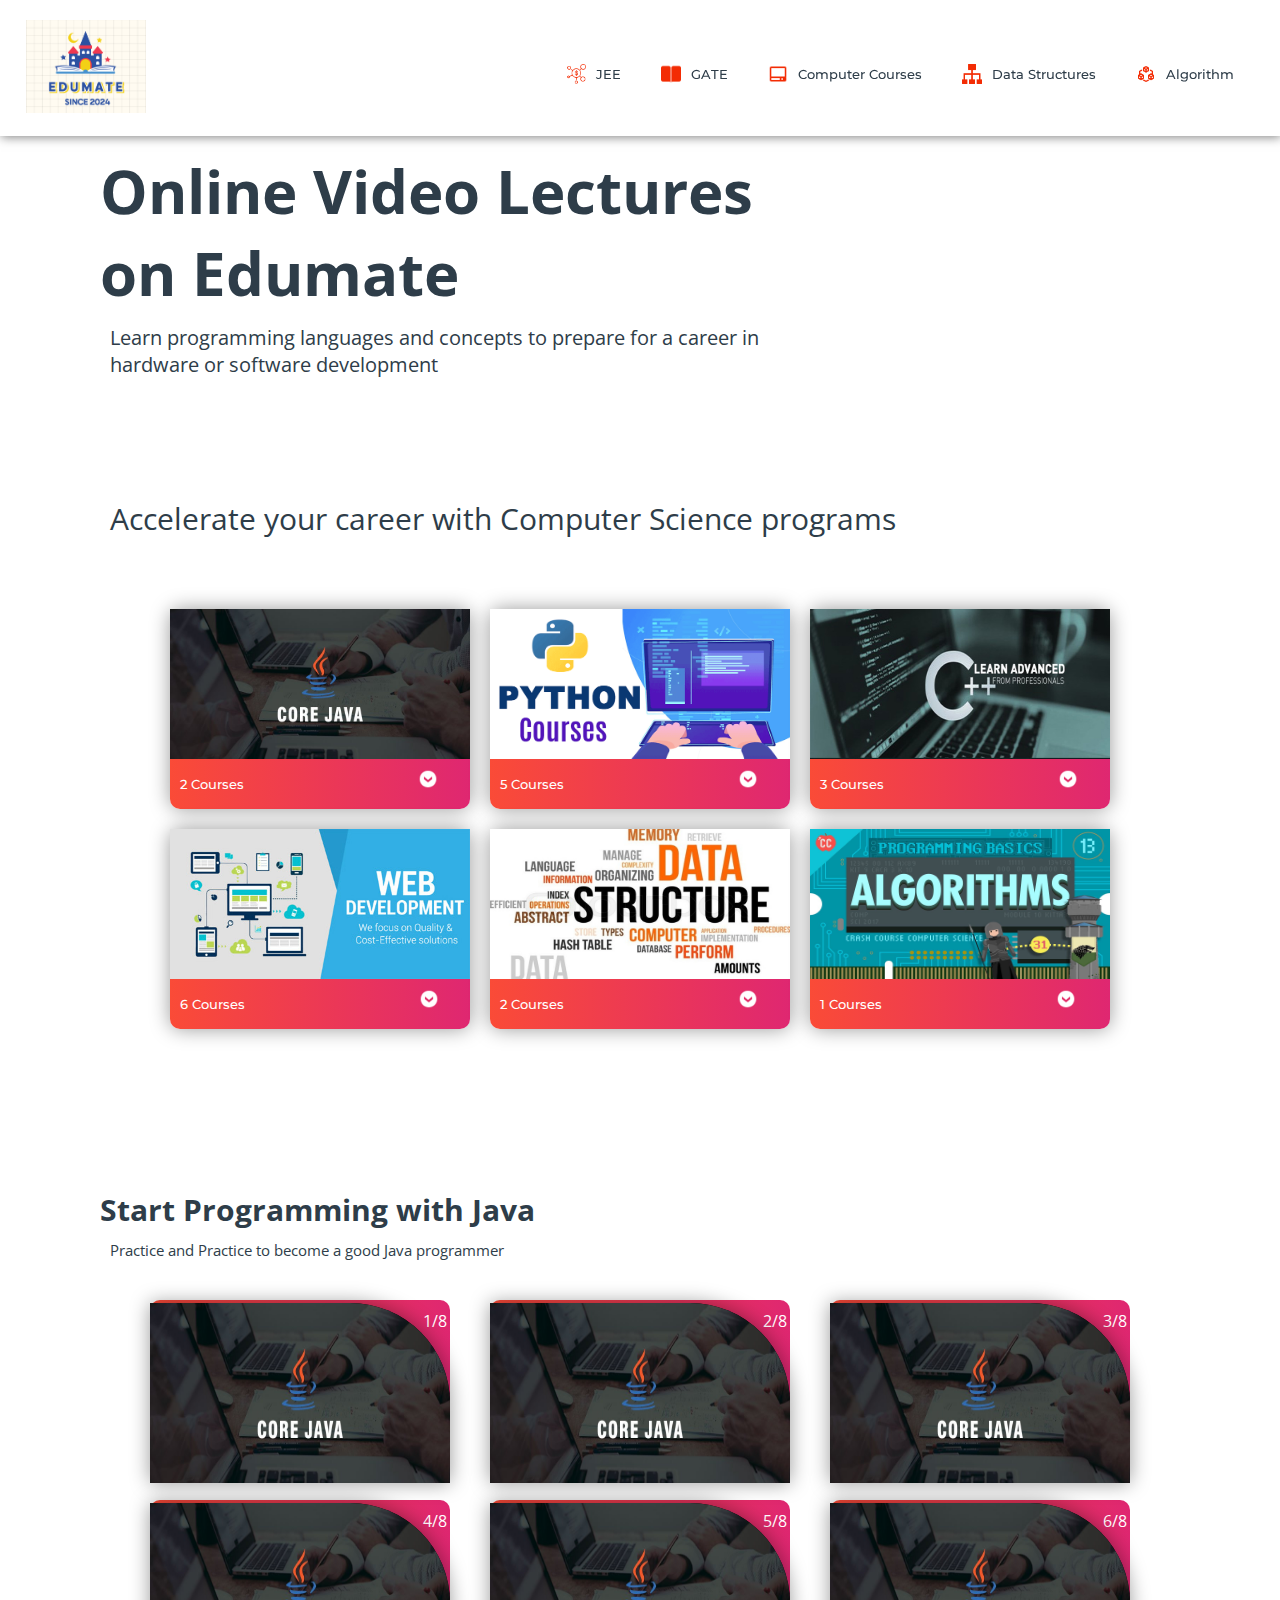
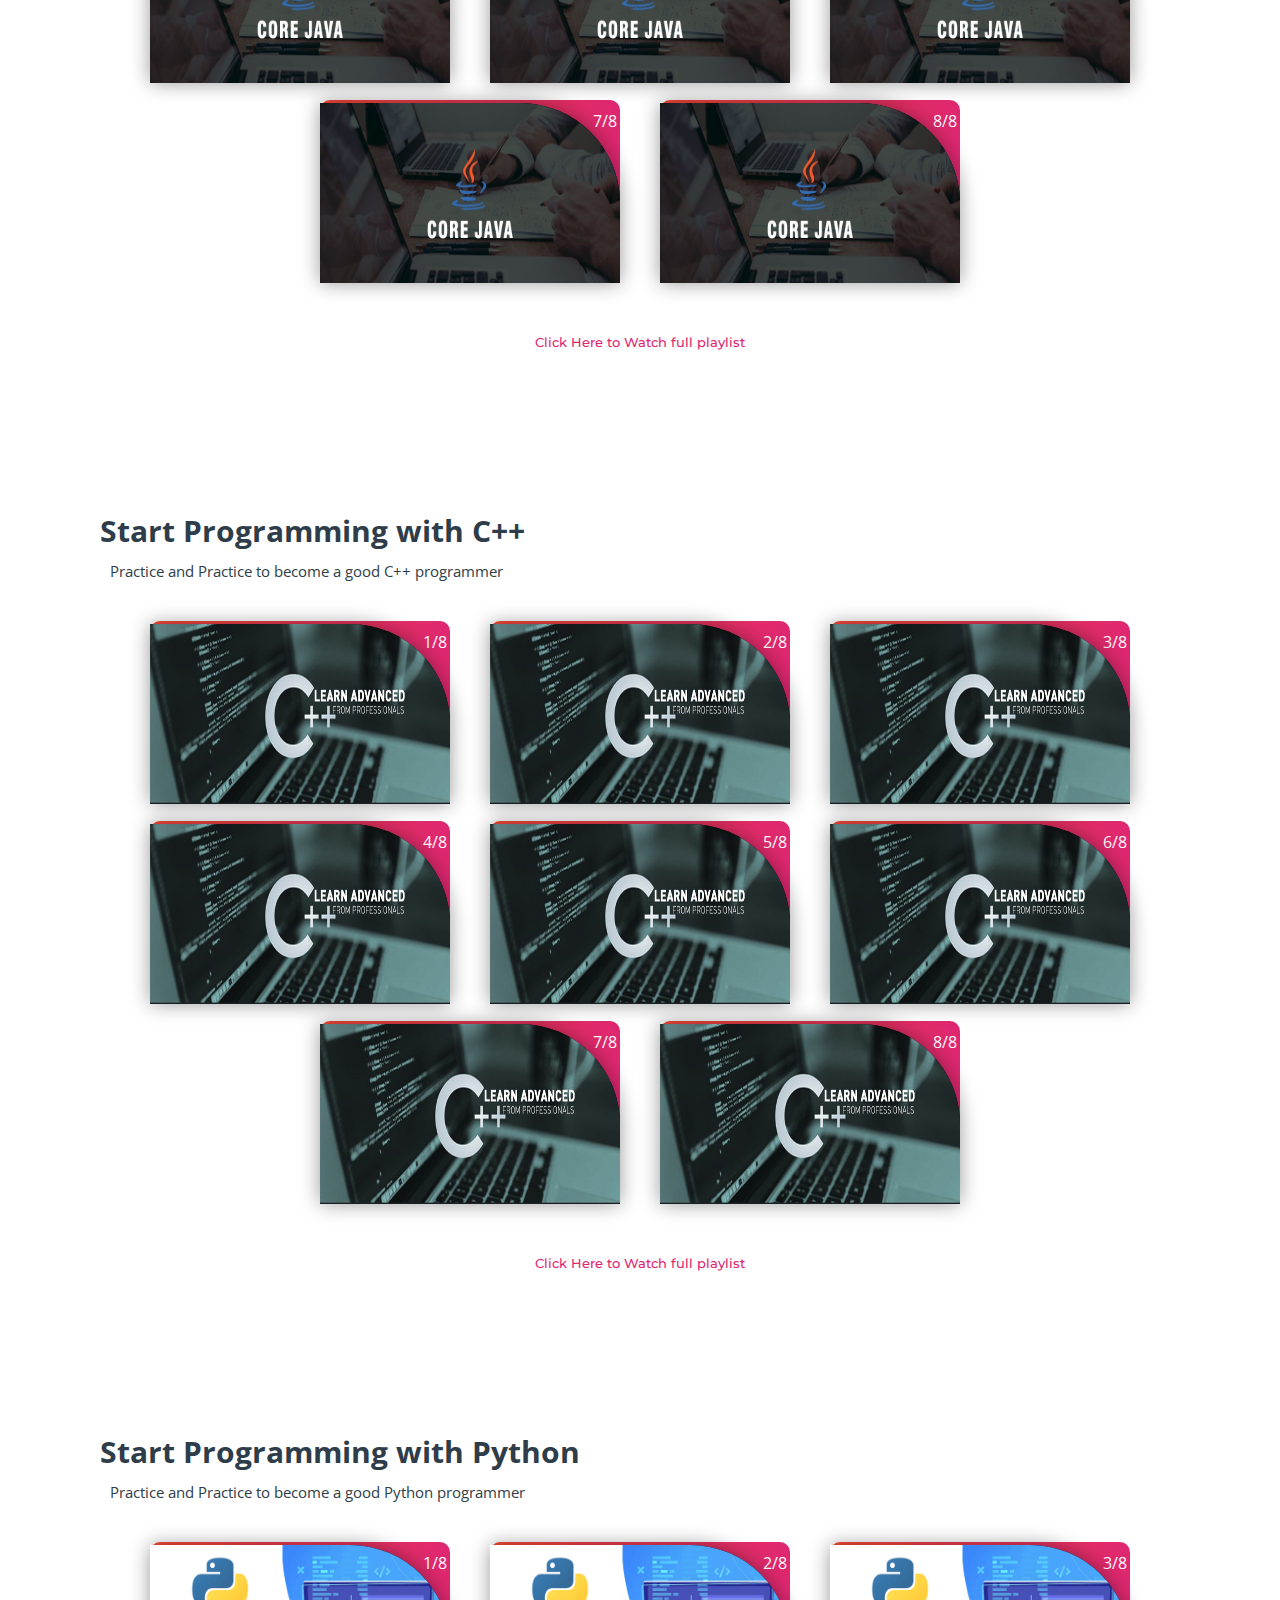
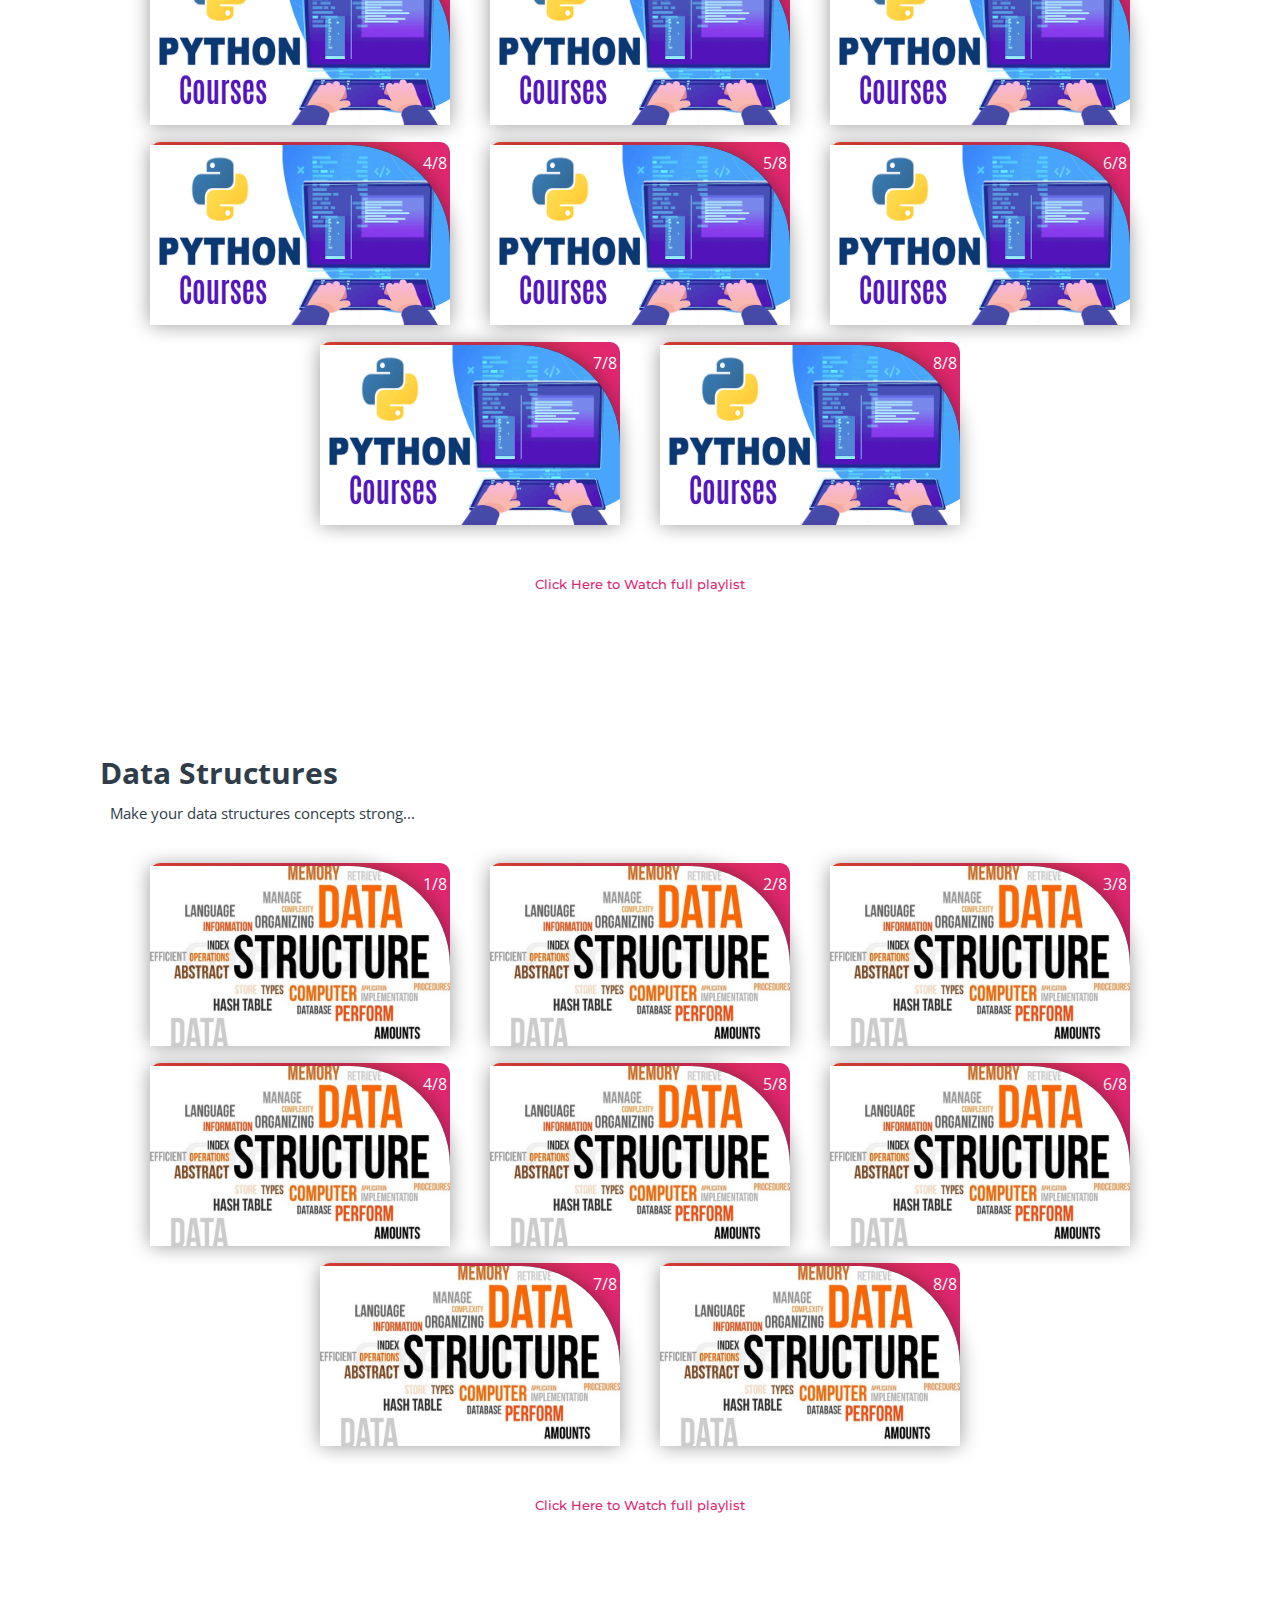
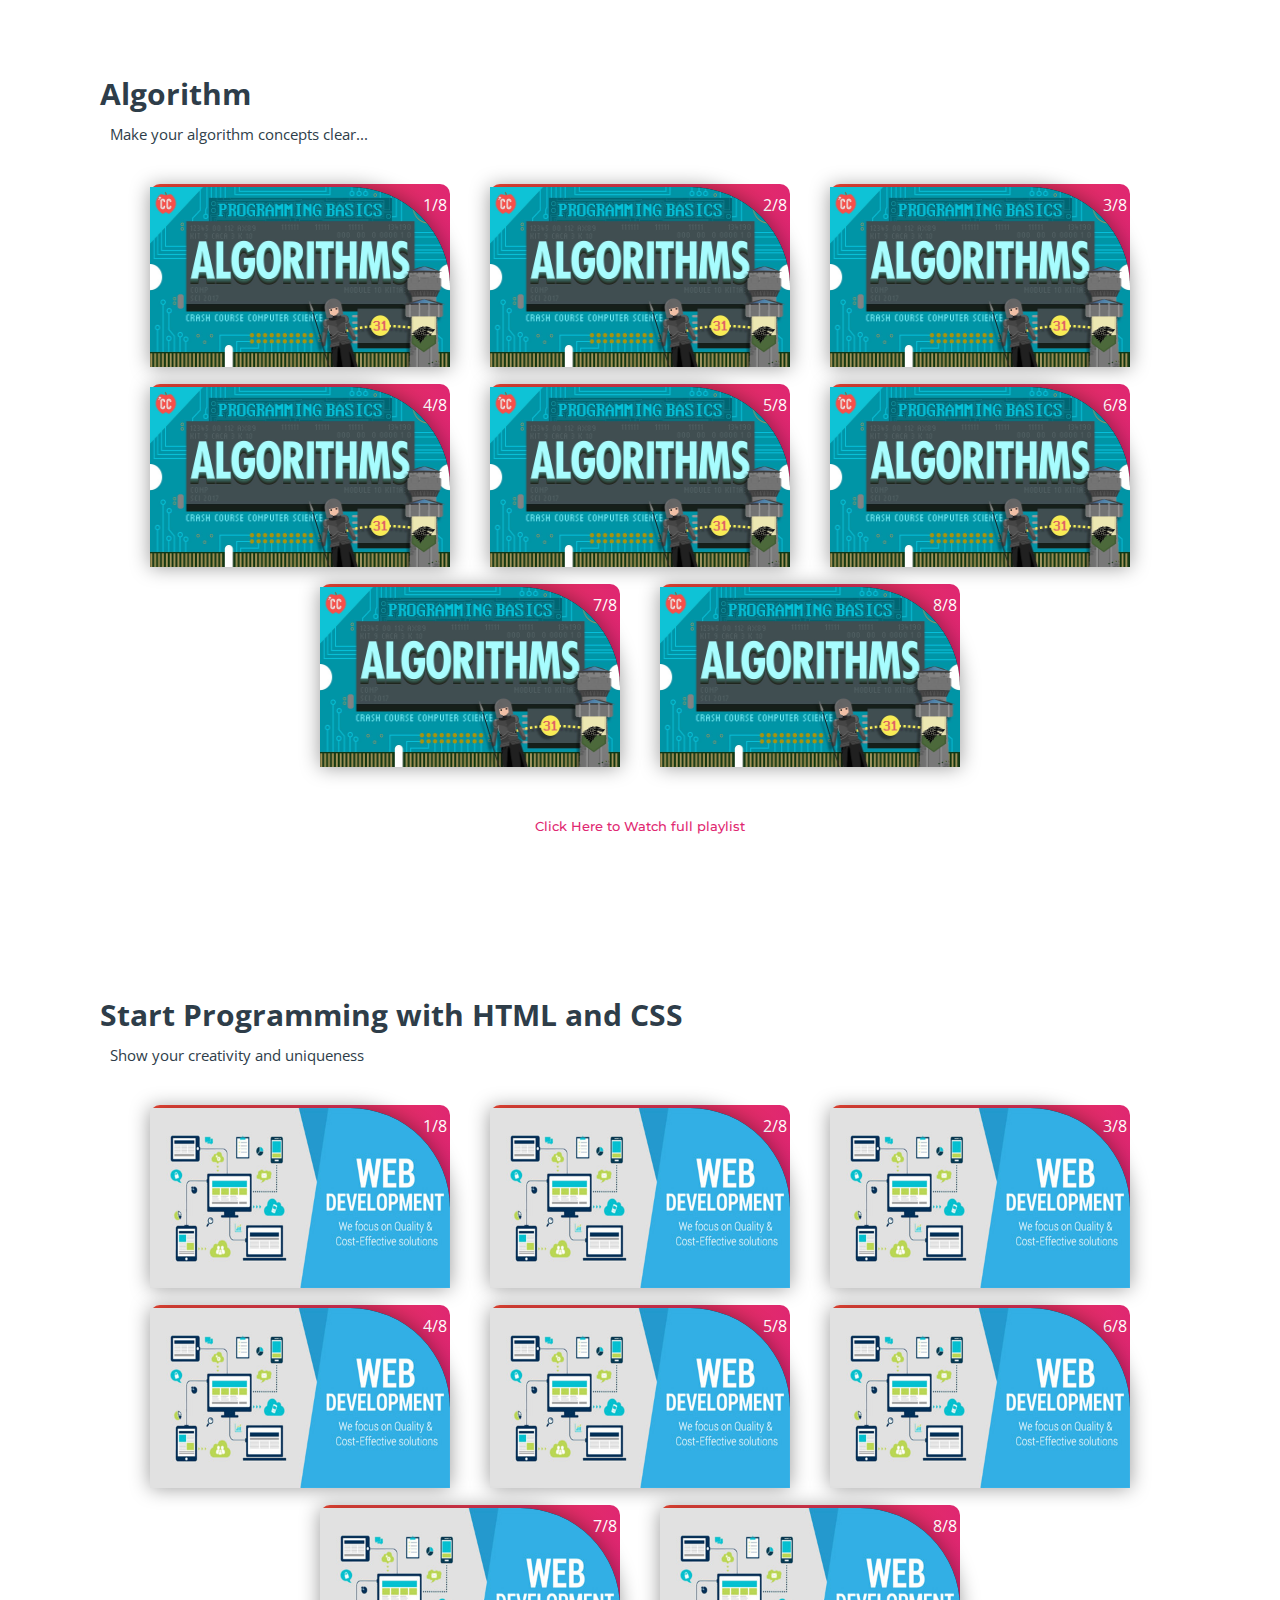
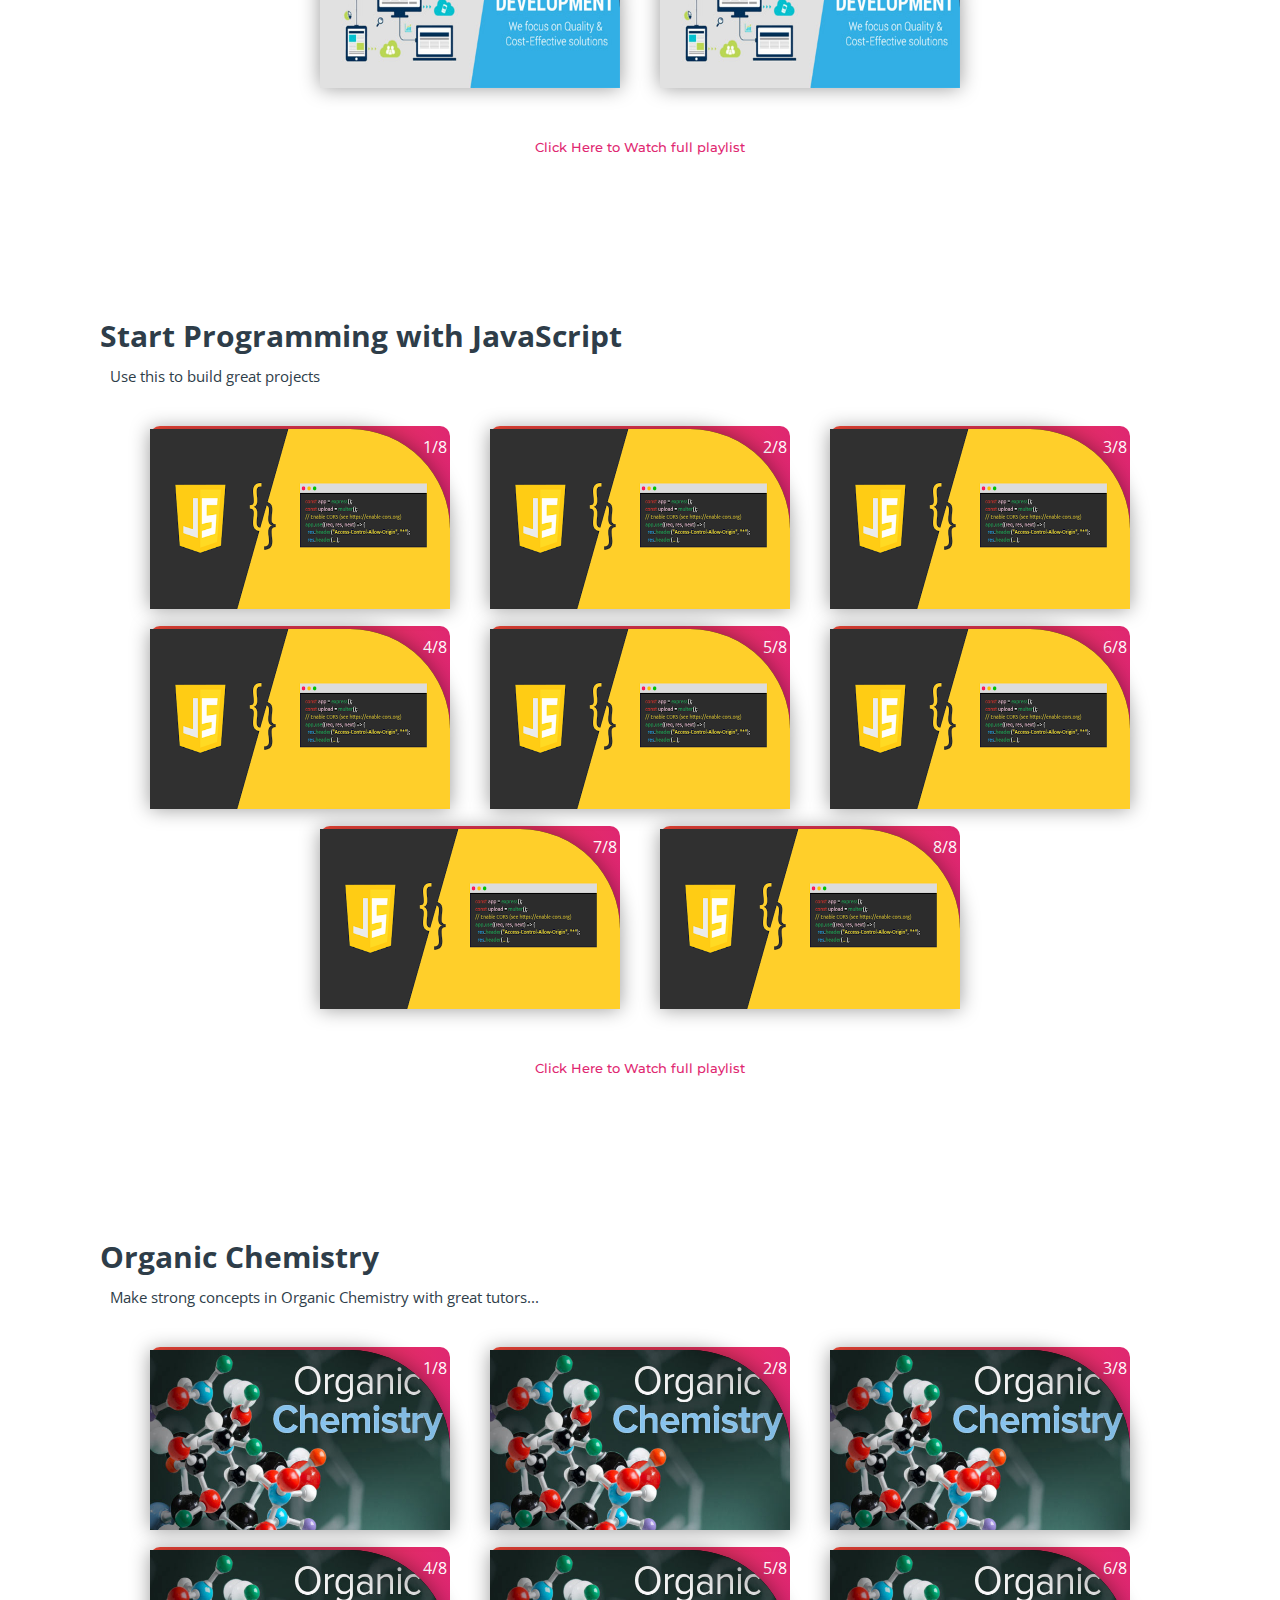
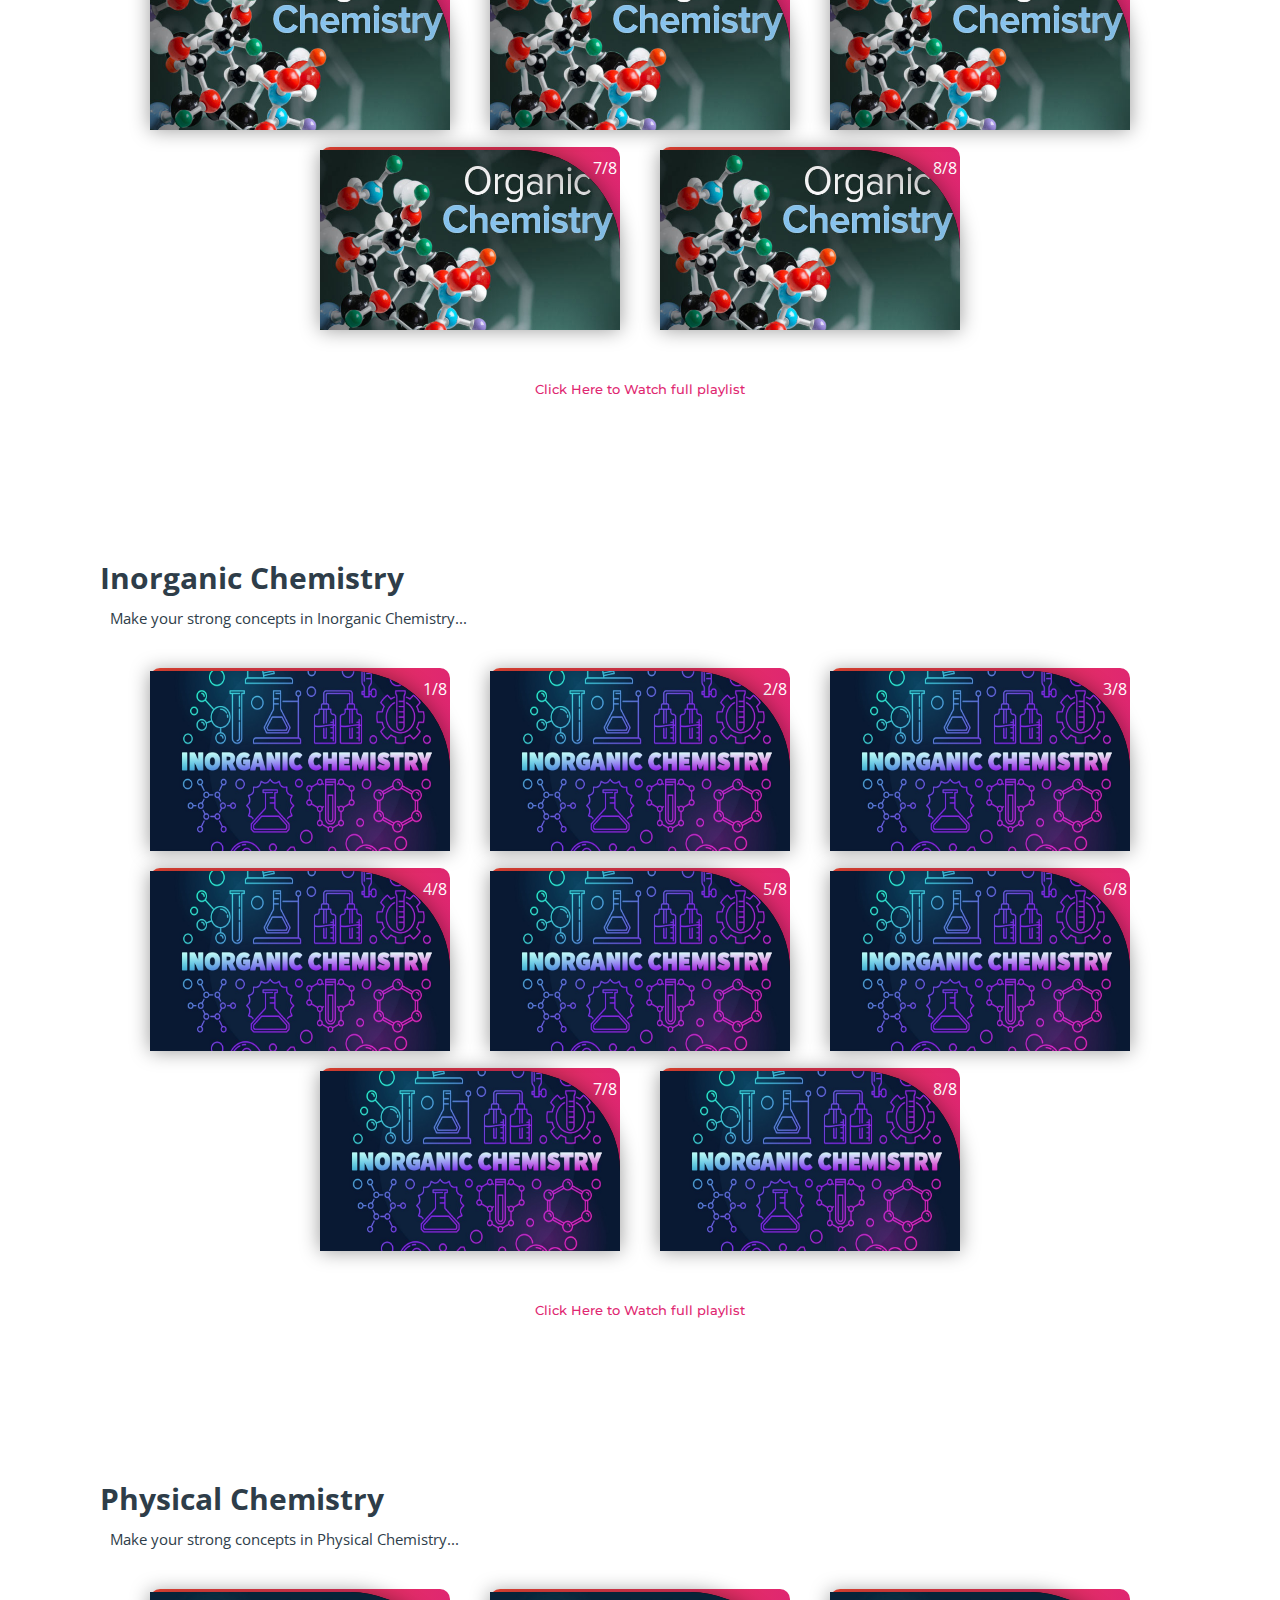
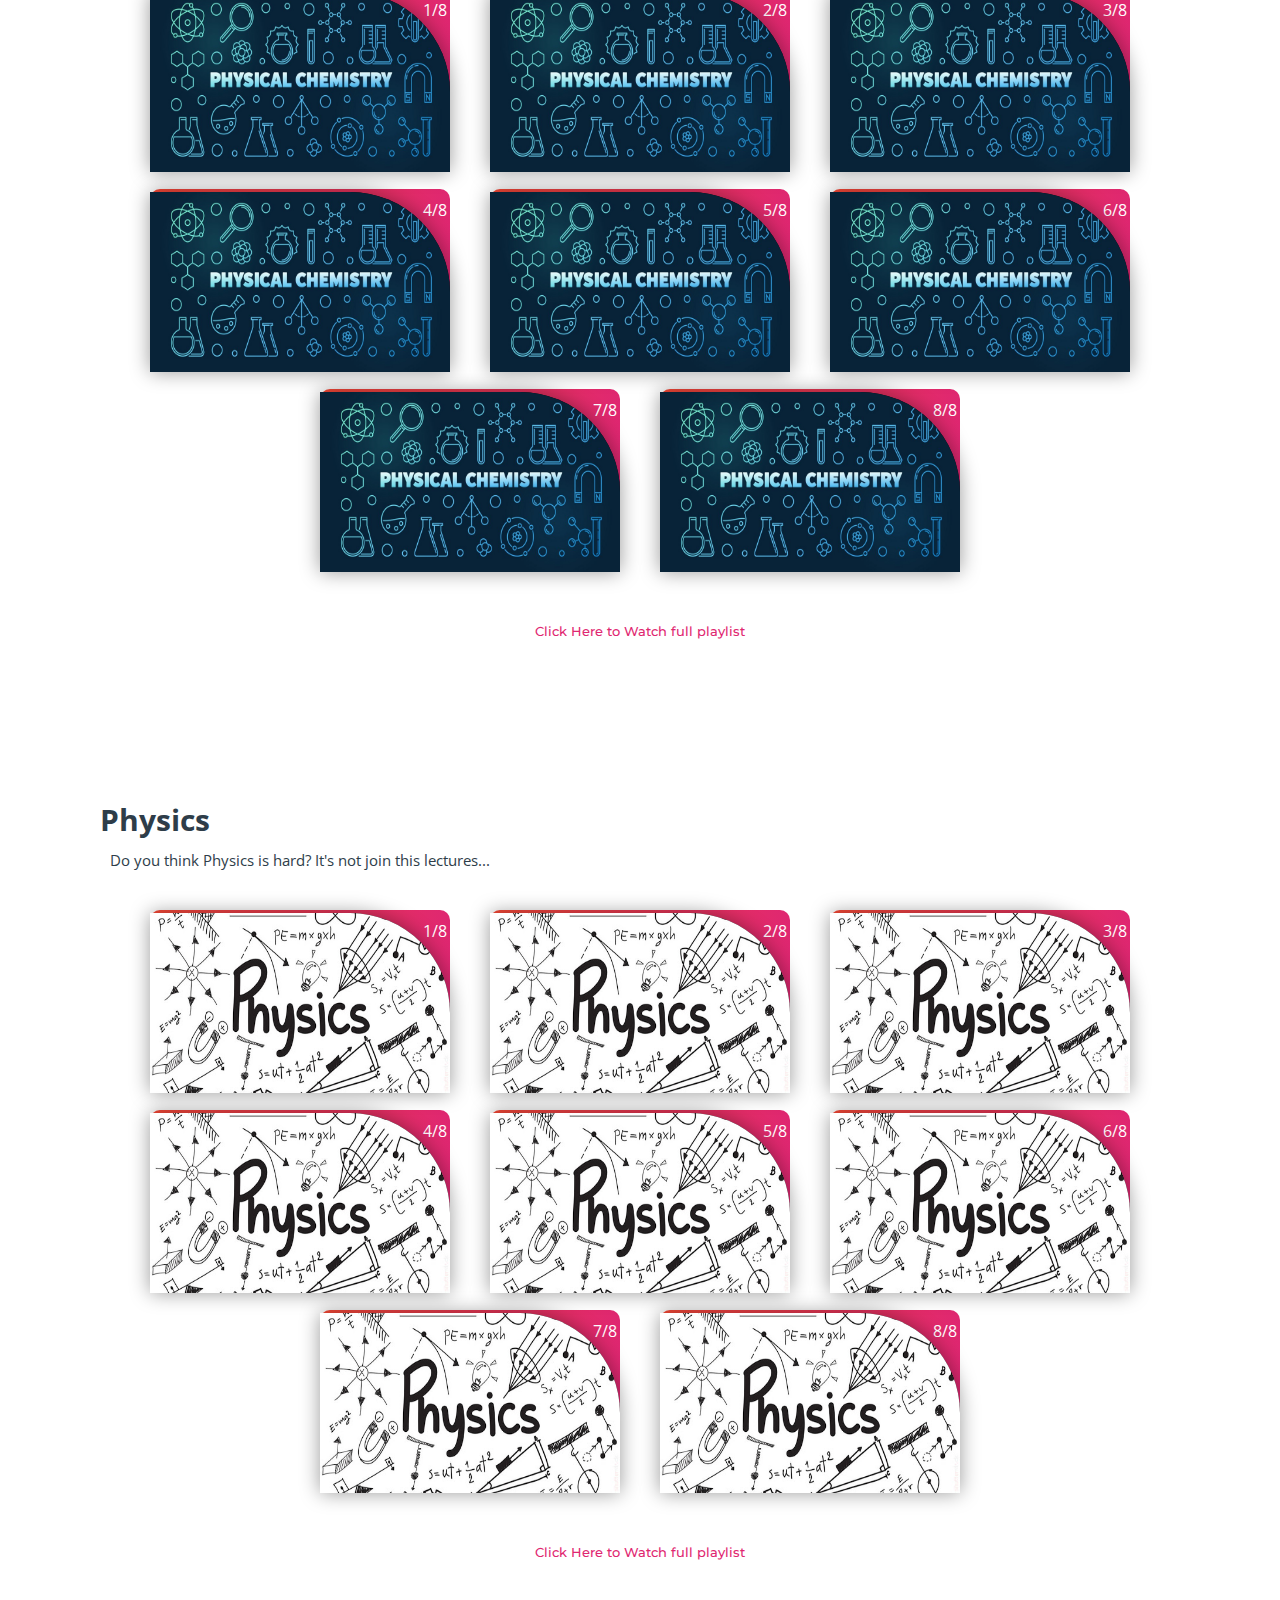
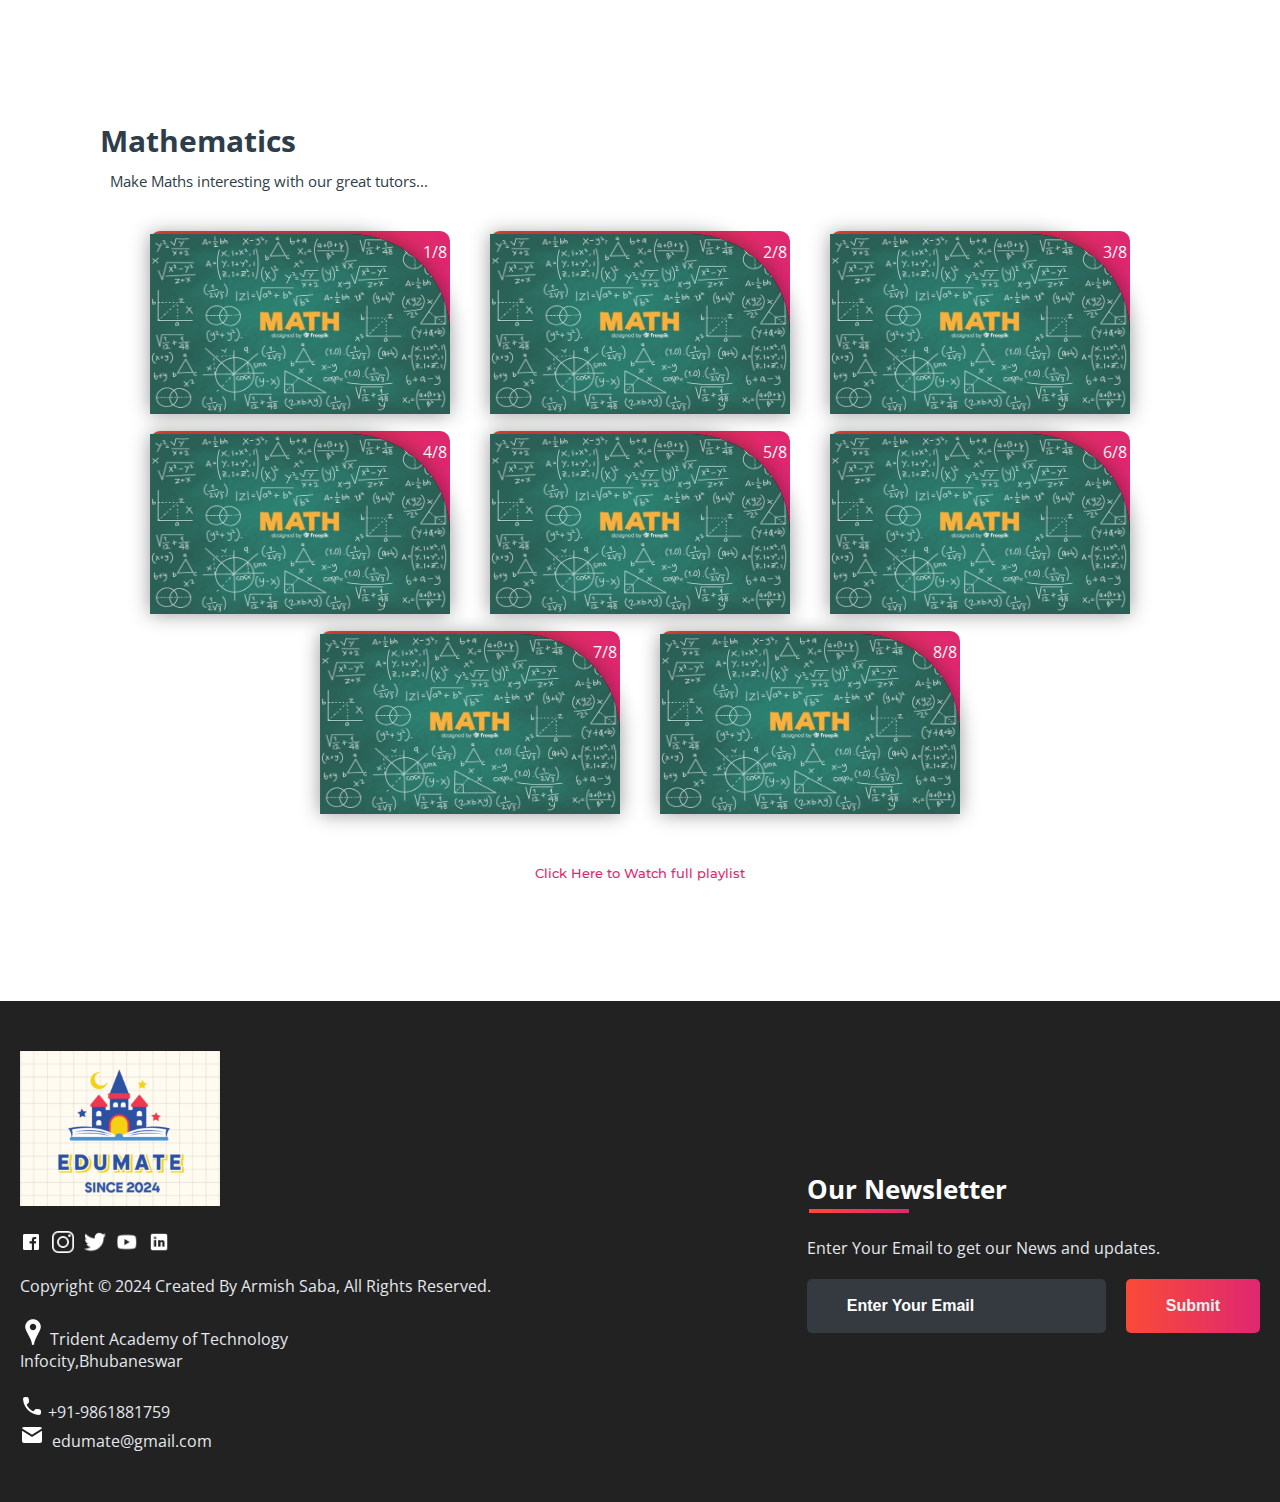
<file: subjects/Online.html>
<!DOCTYPE html>
<html>

<head>
	<link rel="shortcut icon" type="png" href="../images/icon/favicon.png">
	<title>Online Video Lectures on Edumate</title>
	<link rel="stylesheet" type="text/css" href="subjects.css">
	<script type="text/javascript" src="../script.js"></script>
</head>

<body>

	<!-- NAVIGATION -->
	<header>
		<div class="nav" id="nav">
			<div id="learned-logo">
				<a href="../index1.html"><img src="../images/icon/New logo.png" style="width: 120px;"></a>
			</div>
			<div class="switch-tab" id="switch-tab" onclick="switchTAB()"><img src="../images/icon/menu.png"></div>
			<ul id="list-switch">
				<li><a href="jee.html"><img src="../images/courses/d1.png" class="icon">JEE</a></li>
				<li><a href="gate.html"><img src="../images/courses/paper.png" class="icon">GATE</a></li>
				<li><a href="#"><img src="../images/courses/computer.png" class="icon">Computer Courses</a></li>
				<li><a href="#data"><img src="../images/courses/data.png" class="icon">Data Structures</a></li>
				<li><a href="#algo"><img src="../images/courses/algo.png" class="icon">Algorithm</a></li>
			</ul>
			<div class="search" id="search-switch">
				<input type="search" placeholder="Search" class="srch"><button id="srchbtn"><img
						src="../images/icon/search.png"></button>
			</div>
		</div>
	</header>


	<!-- MAIN Heading of Page -->
	<div class="title">
		<span>Online Video Lectures<br>on Edumate</span>
		<div class="shortdesc">
			<p>Learn programming languages and concepts to prepare for a career in<br>hardware or software development
			</p>
		</div>
	</div>

	<!-- Courses Available -->
	<div class="inbt">
		Accelerate your career with Computer Science programs
	</div>

	<div class="ccard">
		<center>
			<div class="ccardbox">
				<div class="dcard">
					<div class="fpart"><img src="../images/courses/java-course.jpg"></div>
					<a href="#java">
						<div class="spart">2 Courses <img src="../images/icon/dropdown.png"></div>
					</a>
				</div>
				<div class="dcard">
					<div class="fpart"><img src="../images/courses/python-course.png"></div>
					<a href="#python">
						<div class="spart">5 Courses <img src="../images/icon/dropdown.png"></div>
					</a>
				</div>
				<div class="dcard">
					<div class="fpart"><img src="../images/courses/c-course.jpg"></div>
					<a href="#c++">
						<div class="spart">3 Courses <img src="../images/icon/dropdown.png"></div>
					</a>
				</div>
			</div>
			<div class="ccardbox">
				<div class="dcard">
					<div class="fpart"><img src="../images/courses/web-course.jpg"></div>
					<a href="#html_css">
						<div class="spart">6 Courses <img src="../images/icon/dropdown.png"></div>
					</a>
				</div>
				<div class="dcard">
					<div class="fpart"><img src="../images/courses/data-course.jpg"></div>
					<a href="#data">
						<div class="spart">2 Courses <img src="../images/icon/dropdown.png"></div>
					</a>
				</div>
				<div class="dcard">
					<div class="fpart"><img src="../images/courses/algo-course.jpg"></div>
					<a href="#algo">
						<div class="spart">1 Courses <img src="../images/icon/dropdown.png"></div>
					</a>
				</div>
			</div>
		</center>
	</div>


	<!-- Videos on JAVA Lectures -->
	<div class="title2" id="java">
		<span>Start Programming with Java</span>
		<div class="shortdesc2">
			<p>Practice and Practice to become a good Java programmer</p>
		</div>
	</div>

	<center>
		<div class="ccardbox2">
			<div class="dcard2"><span class="tag">1/8</span>
				<div class="fpart2">
					<img src="../images/courses/java-course.jpg">
					<iframe src="https://www.youtube.com/embed/IsLyduxZ9sc" frameborder="0"
						allow="accelerometer; autoplay; encrypted-media; gyroscope; picture-in-picture"
						allowfullscreen></iframe>
				</div>
			</div>
			<div class="dcard2"><span class="tag">2/8</span>
				<div class="fpart2">
					<img src="../images/courses/java-course.jpg">
					<iframe src="https://www.youtube.com/embed/U_vuESBFEpE" frameborder="0"
						allow="accelerometer; autoplay; encrypted-media; gyroscope; picture-in-picture"
						allowfullscreen></iframe>
				</div>
			</div>
			<div class="dcard2"><span class="tag">3/8</span>
				<div class="fpart2">
					<img src="../images/courses/java-course.jpg">
					<iframe src="https://www.youtube.com/embed/7i8vbPA37y0" frameborder="0"
						allow="accelerometer; autoplay; encrypted-media; gyroscope; picture-in-picture"
						allowfullscreen></iframe>
				</div>
			</div>
			<div class="dcard2"><span class="tag">4/8</span>
				<div class="fpart2">
					<img src="../images/courses/java-course.jpg">
					<iframe src="https://www.youtube.com/embed/FB47F-QIk3k" frameborder="0"
						allow="accelerometer; autoplay; encrypted-media; gyroscope; picture-in-picture"
						allowfullscreen></iframe>
				</div>
			</div>
			<div class="dcard2"><span class="tag">5/8</span>
				<div class="fpart2">
					<img src="../images/courses/java-course.jpg">
					<iframe src="https://www.youtube.com/embed/8qyVcHJ1Et4" frameborder="0"
						allow="accelerometer; autoplay; encrypted-media; gyroscope; picture-in-picture"
						allowfullscreen></iframe>
				</div>
			</div>
			<div class="dcard2"><span class="tag">6/8</span>
				<div class="fpart2">
					<img src="../images/courses/java-course.jpg">
					<iframe src="https://www.youtube.com/embed/N53Vf8HGd-0" frameborder="0"
						allow="accelerometer; autoplay; encrypted-media; gyroscope; picture-in-picture"
						allowfullscreen></iframe>
				</div>
			</div>
			<div class="dcard2"><span class="tag">7/8</span>
				<div class="fpart2">
					<img src="../images/courses/java-course.jpg">
					<iframe src="https://www.youtube.com/embed/slz2Vc904Qg" frameborder="0"
						allow="accelerometer; autoplay; encrypted-media; gyroscope; picture-in-picture"
						allowfullscreen></iframe>
				</div>
			</div>
			<div class="dcard2"><span class="tag">8/8</span>
				<div class="fpart2">
					<img src="../images/courses/java-course.jpg">
					<iframe src="https://www.youtube.com/embed/Q0NVRQP1Z5g" frameborder="0"
						allow="accelerometer; autoplay; encrypted-media; gyroscope; picture-in-picture"
						allowfullscreen></iframe>
				</div>
			</div>
		</div>
	</center>
	<br><br>
	<div class="click-me">
		<a href="https://www.youtube.com/watch?v=IsLyduxZ9sc&list=PLX9Zi6XTqOKQ7TdRz0QynGIKuMV9Q2H8E"
			target="_blank">Click Here to Watch full playlist</a>
	</div>

	<!-- Videos on C++ Lectures -->

	<div class="title2" id="c++">
		<span>Start Programming with C++</span>
		<div class="shortdesc2">
			<p>Practice and Practice to become a good C++ programmer</p>
		</div>
	</div>
	<center>
		<div class="ccardbox2">
			<div class="dcard2"><span class="tag">1/8</span>
				<div class="fpart2"><img src="../images/courses/c-course.jpg">
					<iframe src="https://www.youtube.com/embed/Iuo9PpGE04Y" frameborder="0"
						allow="accelerometer; autoplay; encrypted-media; gyroscope; picture-in-picture"
						allowfullscreen></iframe>
				</div>
			</div>
			<div class="dcard2"><span class="tag">2/8</span>
				<div class="fpart2"><img src="../images/courses/c-course.jpg">
					<iframe src="https://www.youtube.com/embed/52dHKRD7cdg" frameborder="0"
						allow="accelerometer; autoplay; encrypted-media; gyroscope; picture-in-picture"
						allowfullscreen></iframe>
				</div>
			</div>
			<div class="dcard2"><span class="tag">3/8</span>
				<div class="fpart2"><img src="../images/courses/c-course.jpg">
					<iframe src="https://www.youtube.com/embed/Iuo9PpGE04Y" frameborder="0"
						allow="accelerometer; autoplay; encrypted-media; gyroscope; picture-in-picture"
						allowfullscreen></iframe>
				</div>
			</div>
			<div class="dcard2"><span class="tag">4/8</span>
				<div class="fpart2"><img src="../images/courses/c-course.jpg">
					<iframe src="https://www.youtube.com/embed/Iuo9PpGE04Y" frameborder="0"
						allow="accelerometer; autoplay; encrypted-media; gyroscope; picture-in-picture"
						allowfullscreen></iframe>
				</div>
			</div>

			<div class="dcard2"><span class="tag">5/8</span>
				<div class="fpart2"><img src="../images/courses/c-course.jpg">
					<iframe src="https://www.youtube.com/embed/Iuo9PpGE04Y" frameborder="0"
						allow="accelerometer; autoplay; encrypted-media; gyroscope; picture-in-picture"
						allowfullscreen></iframe>
				</div>
			</div>
			<div class="dcard2"><span class="tag">6/8</span>
				<div class="fpart2"><img src="../images/courses/c-course.jpg">
					<iframe src="https://www.youtube.com/embed/Iuo9PpGE04Y" frameborder="0"
						allow="accelerometer; autoplay; encrypted-media; gyroscope; picture-in-picture"
						allowfullscreen></iframe>
				</div>
			</div>
			<div class="dcard2"><span class="tag">7/8</span>
				<div class="fpart2"><img src="../images/courses/c-course.jpg">
					<iframe src="https://www.youtube.com/embed/Iuo9PpGE04Y" frameborder="0"
						allow="accelerometer; autoplay; encrypted-media; gyroscope; picture-in-picture"
						allowfullscreen></iframe>
				</div>
			</div>
			<div class="dcard2"><span class="tag">8/8</span>
				<div class="fpart2"><img src="../images/courses/c-course.jpg">
					<iframe src="https://www.youtube.com/embed/Iuo9PpGE04Y" frameborder="0"
						allow="accelerometer; autoplay; encrypted-media; gyroscope; picture-in-picture"
						allowfullscreen></iframe>
				</div>
			</div>
		</div>
	</center>
	<br><br>
	<div class="click-me">
		<a href="https://www.youtube.com/watch?v=Iuo9PpGE04Y&feature=youtu.be" target="_blank">Click Here to Watch full
			playlist</a>
	</div>

	<!-- Videos on PYTHON Lectures -->

	<div class="title2" id="python">
		<span>Start Programming with Python</span>
		<div class="shortdesc2">
			<p>Practice and Practice to become a good Python programmer</p>
		</div>
	</div>
	<center>
		<div class="ccardbox2">
			<div class="dcard2"><span class="tag">1/8</span>
				<div class="fpart2"><img src="../images/courses/python-course.png">
					<iframe src="https://www.youtube.com/embed/QXeEoD0pB3E" frameborder="0"
						allow="accelerometer; autoplay; encrypted-media; gyroscope; picture-in-picture"
						allowfullscreen></iframe>
				</div>
			</div>
			<div class="dcard2"><span class="tag">2/8</span>
				<div class="fpart2"><img src="../images/courses/python-course.png">
					<iframe src="https://www.youtube.com/embed/QXeEoD0pB3E" frameborder="0"
						allow="accelerometer; autoplay; encrypted-media; gyroscope; picture-in-picture"
						allowfullscreen></iframe>
				</div>
			</div>
			<div class="dcard2"><span class="tag">3/8</span>
				<div class="fpart2"><img src="../images/courses/python-course.png">
					<iframe src="https://www.youtube.com/embed/QXeEoD0pB3E" frameborder="0"
						allow="accelerometer; autoplay; encrypted-media; gyroscope; picture-in-picture"
						allowfullscreen></iframe>
				</div>
			</div>
			<div class="dcard2"><span class="tag">4/8</span>
				<div class="fpart2"><img src="../images/courses/python-course.png">
					<iframe src="https://www.youtube.com/embed/QXeEoD0pB3E" frameborder="0"
						allow="accelerometer; autoplay; encrypted-media; gyroscope; picture-in-picture"
						allowfullscreen></iframe>
				</div>
			</div>

			<div class="dcard2"><span class="tag">5/8</span>
				<div class="fpart2"><img src="../images/courses/python-course.png">
					<iframe src="https://www.youtube.com/embed/QXeEoD0pB3E" frameborder="0"
						allow="accelerometer; autoplay; encrypted-media; gyroscope; picture-in-picture"
						allowfullscreen></iframe>
				</div>
			</div>
			<div class="dcard2"><span class="tag">6/8</span>
				<div class="fpart2"><img src="../images/courses/python-course.png">
					<iframe src="https://www.youtube.com/embed/QXeEoD0pB3E" frameborder="0"
						allow="accelerometer; autoplay; encrypted-media; gyroscope; picture-in-picture"
						allowfullscreen></iframe>
				</div>
			</div>
			<div class="dcard2"><span class="tag">7/8</span>
				<div class="fpart2"><img src="../images/courses/python-course.png">
					<iframe src="https://www.youtube.com/embed/QXeEoD0pB3E" frameborder="0"
						allow="accelerometer; autoplay; encrypted-media; gyroscope; picture-in-picture"
						allowfullscreen></iframe>
				</div>
			</div>
			<div class="dcard2"><span class="tag">8/8</span>
				<div class="fpart2"><img src="../images/courses/python-course.png">
					<iframe src="https://www.youtube.com/embed/QXeEoD0pB3E" frameborder="0"
						allow="accelerometer; autoplay; encrypted-media; gyroscope; picture-in-picture"
						allowfullscreen></iframe>
				</div>
			</div>
		</div>
	</center>

	<br><br>
	<div class="click-me">
		<a href="https://youtu.be/QXeEoD0pB3E" target="_blank">Click Here to Watch full playlist</a>
	</div>
	<!-- Videos on DATA STRUCTURES Lectures -->

	<div class="title2" id="data">
		<span>Data Structures</span>
		<div class="shortdesc2">
			<p>Make your data structures concepts strong...</p>
		</div>
	</div>
	<center>
		<div class="ccardbox2">
			<div class="dcard2"><span class="tag">1/8</span>
				<div class="fpart2"><img src="../images/courses/data-course.jpg">
					<iframe src="https://www.youtube.com/embed/Db9ZYbJONHc" frameborder="0"
						allow="accelerometer; autoplay; encrypted-media; gyroscope; picture-in-picture"
						allowfullscreen></iframe>
				</div>
			</div>
			<div class="dcard2"><span class="tag">2/8</span>
				<div class="fpart2"><img src="../images/courses/data-course.jpg">
					<iframe src="https://www.youtube.com/embed/Db9ZYbJONHc" frameborder="0"
						allow="accelerometer; autoplay; encrypted-media; gyroscope; picture-in-picture"
						allowfullscreen></iframe>
				</div>
			</div>
			<div class="dcard2"><span class="tag">3/8</span>
				<div class="fpart2"><img src="../images/courses/data-course.jpg">
					<iframe src="https://www.youtube.com/embed/Db9ZYbJONHc" frameborder="0"
						allow="accelerometer; autoplay; encrypted-media; gyroscope; picture-in-picture"
						allowfullscreen></iframe>
				</div>
			</div>
			<div class="dcard2"><span class="tag">4/8</span>
				<div class="fpart2"><img src="../images/courses/data-course.jpg">
					<iframe src="https://www.youtube.com/embed/Db9ZYbJONHc" frameborder="0"
						allow="accelerometer; autoplay; encrypted-media; gyroscope; picture-in-picture"
						allowfullscreen></iframe>
				</div>
			</div>

			<div class="dcard2"><span class="tag">5/8</span>
				<div class="fpart2"><img src="../images/courses/data-course.jpg">
					<iframe src="https://www.youtube.com/embed/Db9ZYbJONHc" frameborder="0"
						allow="accelerometer; autoplay; encrypted-media; gyroscope; picture-in-picture"
						allowfullscreen></iframe>
				</div>
			</div>
			<div class="dcard2"><span class="tag">6/8</span>
				<div class="fpart2"><img src="../images/courses/data-course.jpg">
					<iframe src="https://www.youtube.com/embed/Db9ZYbJONHc" frameborder="0"
						allow="accelerometer; autoplay; encrypted-media; gyroscope; picture-in-picture"
						allowfullscreen></iframe>
				</div>
			</div>
			<div class="dcard2"><span class="tag">7/8</span>
				<div class="fpart2"><img src="../images/courses/data-course.jpg">
					<iframe src="https://www.youtube.com/embed/Db9ZYbJONHc" frameborder="0"
						allow="accelerometer; autoplay; encrypted-media; gyroscope; picture-in-picture"
						allowfullscreen></iframe>
				</div>
			</div>
			<div class="dcard2"><span class="tag">8/8</span>
				<div class="fpart2"><img src="../images/courses/data-course.jpg">
					<iframe src="https://www.youtube.com/embed/Db9ZYbJONHc" frameborder="0"
						allow="accelerometer; autoplay; encrypted-media; gyroscope; picture-in-picture"
						allowfullscreen></iframe>
				</div>
			</div>
		</div>
	</center>
	<br><br>
	<div class="click-me">
		<a href="https://www.youtube.com/watch?v=Db9ZYbJONHc" target="_blank">Click Here to Watch full playlist</a>
	</div>

	<!-- Videos on ALGORITHM Lectures -->

	<div class="title2" id="algo">
		<span>Algorithm</span>
		<div class="shortdesc2">
			<p>Make your algorithm concepts clear...</p>
		</div>
	</div>
	<center>
		<div class="ccardbox2">
			<div class="dcard2"><span class="tag">1/8</span>
				<div class="fpart2"><img src="../images/courses/algo-course.jpg">
					<iframe src="https://www.youtube.com/embed/0IAPZzGSbME" frameborder="0"
						allow="accelerometer; autoplay; encrypted-media; gyroscope; picture-in-picture"
						allowfullscreen></iframe>
				</div>
			</div>
			<div class="dcard2"><span class="tag">2/8</span>
				<div class="fpart2"><img src="../images/courses/algo-course.jpg">
					<iframe src="https://www.youtube.com/embed/0IAPZzGSbME" frameborder="0"
						allow="accelerometer; autoplay; encrypted-media; gyroscope; picture-in-picture"
						allowfullscreen></iframe>
				</div>
			</div>
			<div class="dcard2"><span class="tag">3/8</span>
				<div class="fpart2"><img src="../images/courses/algo-course.jpg">
					<iframe src="https://www.youtube.com/embed/0IAPZzGSbME" frameborder="0"
						allow="accelerometer; autoplay; encrypted-media; gyroscope; picture-in-picture"
						allowfullscreen></iframe>
				</div>
			</div>
			<div class="dcard2"><span class="tag">4/8</span>
				<div class="fpart2"><img src="../images/courses/algo-course.jpg">
					<iframe src="https://www.youtube.com/embed/0IAPZzGSbME" frameborder="0"
						allow="accelerometer; autoplay; encrypted-media; gyroscope; picture-in-picture"
						allowfullscreen></iframe>
				</div>
			</div>

			<div class="dcard2"><span class="tag">5/8</span>
				<div class="fpart2"><img src="../images/courses/algo-course.jpg">
					<iframe src="https://www.youtube.com/embed/0IAPZzGSbME" frameborder="0"
						allow="accelerometer; autoplay; encrypted-media; gyroscope; picture-in-picture"
						allowfullscreen></iframe>
				</div>
			</div>
			<div class="dcard2"><span class="tag">6/8</span>
				<div class="fpart2"><img src="../images/courses/algo-course.jpg">
					<iframe src="https://www.youtube.com/embed/0IAPZzGSbME" frameborder="0"
						allow="accelerometer; autoplay; encrypted-media; gyroscope; picture-in-picture"
						allowfullscreen></iframe>
				</div>
			</div>
			<div class="dcard2"><span class="tag">7/8</span>
				<div class="fpart2"><img src="../images/courses/algo-course.jpg">
					<iframe src="https://www.youtube.com/embed/0IAPZzGSbME" frameborder="0"
						allow="accelerometer; autoplay; encrypted-media; gyroscope; picture-in-picture"
						allowfullscreen></iframe>
				</div>
			</div>
			<div class="dcard2"><span class="tag">8/8</span>
				<div class="fpart2"><img src="../images/courses/algo-course.jpg">
					<iframe src="https://www.youtube.com/embed/0IAPZzGSbME" frameborder="0"
						allow="accelerometer; autoplay; encrypted-media; gyroscope; picture-in-picture"
						allowfullscreen></iframe>
				</div>
			</div>
		</div>
	</center>
	<br><br>
	<div class="click-me">
		<a href="https://www.youtube.com/watch?v=0IAPZzGSbME" target="_blank">Click Here to Watch full playlist</a>
	</div>

	<!-- Videos on HTML and CSS Lectures -->

	<div class="title2" id="html_css">
		<span>Start Programming with HTML and CSS</span>
		<div class="shortdesc2">
			<p>Show your creativity and uniqueness</p>
		</div>
	</div>
	<center>
		<div class="ccardbox2">
			<div class="dcard2"><span class="tag">1/8</span>
				<div class="fpart2"><img src="../images/courses/web-course.jpg">
					<iframe src="https://www.youtube.com/embed/TKYsuU86-DQ" frameborder="0"
						allow="accelerometer; autoplay; encrypted-media; gyroscope; picture-in-picture"
						allowfullscreen></iframe>
				</div>
			</div>
			<div class="dcard2"><span class="tag">2/8</span>
				<div class="fpart2"><img src="../images/courses/web-course.jpg">
					<iframe src="https://www.youtube.com/embed/TKYsuU86-DQ" frameborder="0"
						allow="accelerometer; autoplay; encrypted-media; gyroscope; picture-in-picture"
						allowfullscreen></iframe>
				</div>
			</div>
			<div class="dcard2"><span class="tag">3/8</span>
				<div class="fpart2"><img src="../images/courses/web-course.jpg">
					<iframe src="https://www.youtube.com/embed/TKYsuU86-DQ" frameborder="0"
						allow="accelerometer; autoplay; encrypted-media; gyroscope; picture-in-picture"
						allowfullscreen></iframe>
				</div>
			</div>
			<div class="dcard2"><span class="tag">4/8</span>
				<div class="fpart2"><img src="../images/courses/web-course.jpg">
					<iframe src="https://www.youtube.com/embed/TKYsuU86-DQ" frameborder="0"
						allow="accelerometer; autoplay; encrypted-media; gyroscope; picture-in-picture"
						allowfullscreen></iframe>
				</div>
			</div>

			<div class="dcard2"><span class="tag">5/8</span>
				<div class="fpart2"><img src="../images/courses/web-course.jpg">
					<iframe src="https://www.youtube.com/embed/TKYsuU86-DQ" frameborder="0"
						allow="accelerometer; autoplay; encrypted-media; gyroscope; picture-in-picture"
						allowfullscreen></iframe>
				</div>
			</div>
			<div class="dcard2"><span class="tag">6/8</span>
				<div class="fpart2"><img src="../images/courses/web-course.jpg">
					<iframe src="https://www.youtube.com/embed/TKYsuU86-DQ" frameborder="0"
						allow="accelerometer; autoplay; encrypted-media; gyroscope; picture-in-picture"
						allowfullscreen></iframe>
				</div>
			</div>
			<div class="dcard2"><span class="tag">7/8</span>
				<div class="fpart2"><img src="../images/courses/web-course.jpg">
					<iframe src="https://www.youtube.com/embed/TKYsuU86-DQ" frameborder="0"
						allow="accelerometer; autoplay; encrypted-media; gyroscope; picture-in-picture"
						allowfullscreen></iframe>
				</div>
			</div>
			<div class="dcard2"><span class="tag">8/8</span>
				<div class="fpart2"><img src="../images/courses/web-course.jpg">
					<iframe src="https://www.youtube.com/embed/TKYsuU86-DQ" frameborder="0"
						allow="accelerometer; autoplay; encrypted-media; gyroscope; picture-in-picture"
						allowfullscreen></iframe>
				</div>
			</div>
		</div>
	</center>

	<br><br>
	<div class="click-me">
		<a href="https://www.youtube.com/watch?v=TKYsuU86-DQ" target="_blank">Click Here to Watch full playlist</a>
	</div>
	<!-- Videos on JAVASCRIPT Lectures -->

	<div class="title2" id="javascript">
		<span>Start Programming with JavaScript</span>
		<div class="shortdesc2">
			<p>Use this to build great projects</p>
		</div>
	</div>
	<center>
		<div class="ccardbox2">
			<div class="dcard2"><span class="tag">1/8</span>
				<div class="fpart2"><img src="../images/courses/javascript-course.jpg">
					<iframe src="https://www.youtube.com/embed/uDwSnnhl1Ng" frameborder="0"
						allow="accelerometer; autoplay; encrypted-media; gyroscope; picture-in-picture"
						allowfullscreen></iframe>
				</div>
			</div>
			<div class="dcard2"><span class="tag">2/8</span>
				<div class="fpart2"><img src="../images/courses/javascript-course.jpg">
					<iframe src="https://www.youtube.com/embed/uDwSnnhl1Ng" frameborder="0"
						allow="accelerometer; autoplay; encrypted-media; gyroscope; picture-in-picture"
						allowfullscreen></iframe>
				</div>
			</div>
			<div class="dcard2"><span class="tag">3/8</span>
				<div class="fpart2"><img src="../images/courses/javascript-course.jpg">
					<iframe src="https://www.youtube.com/embed/uDwSnnhl1Ng" frameborder="0"
						allow="accelerometer; autoplay; encrypted-media; gyroscope; picture-in-picture"
						allowfullscreen></iframe>
				</div>
			</div>
			<div class="dcard2"><span class="tag">4/8</span>
				<div class="fpart2"><img src="../images/courses/javascript-course.jpg">
					<iframe src="https://www.youtube.com/embed/uDwSnnhl1Ng" frameborder="0"
						allow="accelerometer; autoplay; encrypted-media; gyroscope; picture-in-picture"
						allowfullscreen></iframe>
				</div>
			</div>

			<div class="dcard2"><span class="tag">5/8</span>
				<div class="fpart2"><img src="../images/courses/javascript-course.jpg">
					<iframe src="https://www.youtube.com/embed/uDwSnnhl1Ng" frameborder="0"
						allow="accelerometer; autoplay; encrypted-media; gyroscope; picture-in-picture"
						allowfullscreen></iframe>
				</div>
			</div>
			<div class="dcard2"><span class="tag">6/8</span>
				<div class="fpart2"><img src="../images/courses/javascript-course.jpg">
					<iframe src="https://www.youtube.com/embed/uDwSnnhl1Ng" frameborder="0"
						allow="accelerometer; autoplay; encrypted-media; gyroscope; picture-in-picture"
						allowfullscreen></iframe>
				</div>
			</div>
			<div class="dcard2"><span class="tag">7/8</span>
				<div class="fpart2"><img src="../images/courses/javascript-course.jpg">
					<iframe src="https://www.youtube.com/embed/uDwSnnhl1Ng" frameborder="0"
						allow="accelerometer; autoplay; encrypted-media; gyroscope; picture-in-picture"
						allowfullscreen></iframe>
				</div>
			</div>
			<div class="dcard2"><span class="tag">8/8</span>
				<div class="fpart2"><img src="../images/courses/javascript-course.jpg">
					<iframe src="https://www.youtube.com/embed/uDwSnnhl1Ng" frameborder="0"
						allow="accelerometer; autoplay; encrypted-media; gyroscope; picture-in-picture"
						allowfullscreen></iframe>
				</div>
			</div>
		</div>
	</center>
	<br><br>
	<div class="click-me">
		<a href="https://www.youtube.com/watch?v=uDwSnnhl1Ng" target="_blank">Click Here to Watch full playlist</a>
	</div>

	<!-- VIDEOS SECTION -->
	<div class="title2" id="organic">
		<span>Organic Chemistry</span>
		<div class="shortdesc2">
			<p>Make strong concepts in Organic Chemistry with great tutors...</p>
		</div>
	</div>

	<center>
		<div class="ccardbox2">
			<div class="dcard2"><span class="tag">1/8</span>
				<div class="fpart2"><img src="../images/courses/organic.jpg">
					<iframe src="https://www.youtube.com/embed/bSMx0NS0XfY" frameborder="0"
						allow="accelerometer; autoplay; encrypted-media; gyroscope; picture-in-picture"
						allowfullscreen></iframe>
				</div>
			</div>
			<div class="dcard2"><span class="tag">2/8</span>
				<div class="fpart2"><img src="../images/courses/organic.jpg">
					<iframe src="https://www.youtube.com/embed/bSMx0NS0XfY" frameborder="0"
						allow="accelerometer; autoplay; encrypted-media; gyroscope; picture-in-picture"
						allowfullscreen></iframe>
				</div>
			</div>
			<div class="dcard2"><span class="tag">3/8</span>
				<div class="fpart2"><img src="../images/courses/organic.jpg">
					<iframe src="https://www.youtube.com/embed/bSMx0NS0XfY" frameborder="0"
						allow="accelerometer; autoplay; encrypted-media; gyroscope; picture-in-picture"
						allowfullscreen></iframe>
				</div>
			</div>
			<div class="dcard2"><span class="tag">4/8</span>
				<div class="fpart2"><img src="../images/courses/organic.jpg">
					<iframe src="https://www.youtube.com/embed/bSMx0NS0XfY" frameborder="0"
						allow="accelerometer; autoplay; encrypted-media; gyroscope; picture-in-picture"
						allowfullscreen></iframe>
				</div>
			</div>

			<div class="dcard2"><span class="tag">5/8</span>
				<div class="fpart2"><img src="../images/courses/organic.jpg">
					<iframe src="https://www.youtube.com/embed/bSMx0NS0XfY" frameborder="0"
						allow="accelerometer; autoplay; encrypted-media; gyroscope; picture-in-picture"
						allowfullscreen></iframe>
				</div>
			</div>
			<div class="dcard2"><span class="tag">6/8</span>
				<div class="fpart2"><img src="../images/courses/organic.jpg">
					<iframe src="https://www.youtube.com/embed/bSMx0NS0XfY" frameborder="0"
						allow="accelerometer; autoplay; encrypted-media; gyroscope; picture-in-picture"
						allowfullscreen></iframe>
				</div>
			</div>
			<div class="dcard2"><span class="tag">7/8</span>
				<div class="fpart2"><img src="../images/courses/organic.jpg">
					<iframe src="https://www.youtube.com/embed/bSMx0NS0XfY" frameborder="0"
						allow="accelerometer; autoplay; encrypted-media; gyroscope; picture-in-picture"
						allowfullscreen></iframe>
				</div>
			</div>
			<div class="dcard2"><span class="tag">8/8</span>
				<div class="fpart2"><img src="../images/courses/organic.jpg">
					<iframe src="https://www.youtube.com/embed/bSMx0NS0XfY" frameborder="0"
						allow="accelerometer; autoplay; encrypted-media; gyroscope; picture-in-picture"
						allowfullscreen></iframe>
				</div>
			</div>
		</div>
	</center>

	<br><br>
	<div class="click-me">
		<a href="https://www.youtube.com/watch?v=bSMx0NS0XfY&list=PL8dPuuaLjXtONguuhLdVmq0HTKS0jksS4"
			target="_blank">Click Here to Watch full playlist</a>
	</div>

	<!-- VIDEOS SECTION -->

	<div class="title2" id="inorganic">
		<span>Inorganic Chemistry</span>
		<div class="shortdesc2">
			<p>Make your strong concepts in Inorganic Chemistry...</p>
		</div>
	</div>
	<center>
		<div class="ccardbox2">
			<div class="dcard2"><span class="tag">1/8</span>
				<div class="fpart2"><img src="../images/courses/inorganic.jpg">
					<iframe src="https://www.youtube.com/embed/2B8CRyfGLo4" frameborder="0"
						allow="accelerometer; autoplay; encrypted-media; gyroscope; picture-in-picture"
						allowfullscreen></iframe>
				</div>
			</div>
			<div class="dcard2"><span class="tag">2/8</span>
				<div class="fpart2"><img src="../images/courses/inorganic.jpg">
					<iframe src="https://www.youtube.com/embed/2B8CRyfGLo4" frameborder="0"
						allow="accelerometer; autoplay; encrypted-media; gyroscope; picture-in-picture"
						allowfullscreen></iframe>
				</div>
			</div>
			<div class="dcard2"><span class="tag">3/8</span>
				<div class="fpart2"><img src="../images/courses/inorganic.jpg">
					<iframe src="https://www.youtube.com/embed/2B8CRyfGLo4" frameborder="0"
						allow="accelerometer; autoplay; encrypted-media; gyroscope; picture-in-picture"
						allowfullscreen></iframe>
				</div>
			</div>
			<div class="dcard2"><span class="tag">4/8</span>
				<div class="fpart2"><img src="../images/courses/inorganic.jpg">
					<iframe src="https://www.youtube.com/embed/2B8CRyfGLo4" frameborder="0"
						allow="accelerometer; autoplay; encrypted-media; gyroscope; picture-in-picture"
						allowfullscreen></iframe>
				</div>
			</div>

			<div class="dcard2"><span class="tag">5/8</span>
				<div class="fpart2"><img src="../images/courses/inorganic.jpg">
					<iframe src="https://www.youtube.com/embed/2B8CRyfGLo4" frameborder="0"
						allow="accelerometer; autoplay; encrypted-media; gyroscope; picture-in-picture"
						allowfullscreen></iframe>
				</div>
			</div>
			<div class="dcard2"><span class="tag">6/8</span>
				<div class="fpart2"><img src="../images/courses/inorganic.jpg">
					<iframe src="https://www.youtube.com/embed/2B8CRyfGLo4" frameborder="0"
						allow="accelerometer; autoplay; encrypted-media; gyroscope; picture-in-picture"
						allowfullscreen></iframe>
				</div>
			</div>
			<div class="dcard2"><span class="tag">7/8</span>
				<div class="fpart2"><img src="../images/courses/inorganic.jpg">
					<iframe src="https://www.youtube.com/embed/2B8CRyfGLo4" frameborder="0"
						allow="accelerometer; autoplay; encrypted-media; gyroscope; picture-in-picture"
						allowfullscreen></iframe>
				</div>
			</div>
			<div class="dcard2"><span class="tag">8/8</span>
				<div class="fpart2"><img src="../images/courses/inorganic.jpg">
					<iframe src="https://www.youtube.com/embed/Iuo9PpGE04Y" frameborder="0"
						allow="accelerometer; autoplay; encrypted-media; gyroscope; picture-in-picture"
						allowfullscreen></iframe>
				</div>
			</div>
		</div>
	</center>
	<br><br>
	<div class="click-me">
		<a href="https://www.youtube.com/watch?v=2B8CRyfGLo4" target="_blank">Click Here to Watch full playlist</a>
	</div>

	<!-- VIDEOS SECTION -->

	<div class="title2" id="physical">
		<span>Physical Chemistry</span>
		<div class="shortdesc2">
			<p>Make your strong concepts in Physical Chemistry...</p>
		</div>
	</div>
	<center>
		<div class="ccardbox2">
			<div class="dcard2"><span class="tag">1/8</span>
				<div class="fpart2"><img src="../images/courses/physical.jpg">
					<iframe src="https://www.youtube.com/embed/2y4cf47I21A" frameborder="0"
						allow="accelerometer; autoplay; encrypted-media; gyroscope; picture-in-picture"
						allowfullscreen></iframe>
				</div>
			</div>
			<div class="dcard2"><span class="tag">2/8</span>
				<div class="fpart2"><img src="../images/courses/physical.jpg">
					<iframe src="https://www.youtube.com/embed/2y4cf47I21A" frameborder="0"
						allow="accelerometer; autoplay; encrypted-media; gyroscope; picture-in-picture"
						allowfullscreen></iframe>
				</div>
			</div>
			<div class="dcard2"><span class="tag">3/8</span>
				<div class="fpart2"><img src="../images/courses/physical.jpg">
					<iframe src="https://www.youtube.com/embed/2y4cf47I21A" frameborder="0"
						allow="accelerometer; autoplay; encrypted-media; gyroscope; picture-in-picture"
						allowfullscreen></iframe>
				</div>
			</div>
			<div class="dcard2"><span class="tag">4/8</span>
				<div class="fpart2"><img src="../images/courses/physical.jpg">
					<iframe src="https://www.youtube.com/embed/2y4cf47I21A" frameborder="0"
						allow="accelerometer; autoplay; encrypted-media; gyroscope; picture-in-picture"
						allowfullscreen></iframe>
				</div>
			</div>

			<div class="dcard2"><span class="tag">5/8</span>
				<div class="fpart2"><img src="../images/courses/physical.jpg">
					<iframe src="https://www.youtube.com/embed/2y4cf47I21A" frameborder="0"
						allow="accelerometer; autoplay; encrypted-media; gyroscope; picture-in-picture"
						allowfullscreen></iframe>
				</div>
			</div>
			<div class="dcard2"><span class="tag">6/8</span>
				<div class="fpart2"><img src="../images/courses/physical.jpg">
					<iframe src="https://www.youtube.com/embed/2y4cf47I21A" frameborder="0"
						allow="accelerometer; autoplay; encrypted-media; gyroscope; picture-in-picture"
						allowfullscreen></iframe>
				</div>
			</div>
			<div class="dcard2"><span class="tag">7/8</span>
				<div class="fpart2"><img src="../images/courses/physical.jpg">
					<iframe src="https://www.youtube.com/embed/2y4cf47I21A" frameborder="0"
						allow="accelerometer; autoplay; encrypted-media; gyroscope; picture-in-picture"
						allowfullscreen></iframe>
				</div>
			</div>
			<div class="dcard2"><span class="tag">8/8</span>
				<div class="fpart2"><img src="../images/courses/physical.jpg">
					<iframe src="https://www.youtube.com/embed/2y4cf47I21A" frameborder="0"
						allow="accelerometer; autoplay; encrypted-media; gyroscope; picture-in-picture"
						allowfullscreen></iframe>
				</div>
			</div>
		</div>
	</center>
	<br><br>
	<div class="click-me">
		<a href="https://youtu.be/2y4cf47I21A" target="_blank">Click Here to Watch full playlist</a>
	</div>


	<!-- VIDEOS SECTION -->

	<div class="title2" id="physics">
		<span>Physics</span>
		<div class="shortdesc2">
			<p>Do you think Physics is hard? It's not join this lectures...</p>
		</div>
	</div>
	<center>
		<div class="ccardbox2">
			<div class="dcard2"><span class="tag">1/8</span>
				<div class="fpart2"><img src="../images/courses/physics.jpg">
					<iframe src="https://www.youtube.com/embed/FYE0YYuAyu0" frameborder="0"
						allow="accelerometer; autoplay; encrypted-media; gyroscope; picture-in-picture"
						allowfullscreen></iframe>
				</div>
			</div>
			<div class="dcard2"><span class="tag">2/8</span>
				<div class="fpart2"><img src="../images/courses/physics.jpg">
					<iframe src="https://www.youtube.com/embed/FYE0YYuAyu0" frameborder="0"
						allow="accelerometer; autoplay; encrypted-media; gyroscope; picture-in-picture"
						allowfullscreen></iframe>
				</div>
			</div>
			<div class="dcard2"><span class="tag">3/8</span>
				<div class="fpart2"><img src="../images/courses/physics.jpg">
					<iframe src="https://www.youtube.com/embed/FYE0YYuAyu0" frameborder="0"
						allow="accelerometer; autoplay; encrypted-media; gyroscope; picture-in-picture"
						allowfullscreen></iframe>
				</div>
			</div>
			<div class="dcard2"><span class="tag">4/8</span>
				<div class="fpart2"><img src="../images/courses/physics.jpg">
					<iframe src="https://www.youtube.com/embed/FYE0YYuAyu0" frameborder="0"
						allow="accelerometer; autoplay; encrypted-media; gyroscope; picture-in-picture"
						allowfullscreen></iframe>
				</div>
			</div>

			<div class="dcard2"><span class="tag">5/8</span>
				<div class="fpart2"><img src="../images/courses/physics.jpg">
					<iframe src="https://www.youtube.com/embed/FYE0YYuAyu0" frameborder="0"
						allow="accelerometer; autoplay; encrypted-media; gyroscope; picture-in-picture"
						allowfullscreen></iframe>
				</div>
			</div>
			<div class="dcard2"><span class="tag">6/8</span>
				<div class="fpart2"><img src="../images/courses/physics.jpg">
					<iframe src="https://www.youtube.com/embed/FYE0YYuAyu0" frameborder="0"
						allow="accelerometer; autoplay; encrypted-media; gyroscope; picture-in-picture"
						allowfullscreen></iframe>
				</div>
			</div>
			<div class="dcard2"><span class="tag">7/8</span>
				<div class="fpart2"><img src="../images/courses/physics.jpg">
					<iframe src="https://www.youtube.com/embed/FYE0YYuAyu0" frameborder="0"
						allow="accelerometer; autoplay; encrypted-media; gyroscope; picture-in-picture"
						allowfullscreen></iframe>
				</div>
			</div>
			<div class="dcard2"><span class="tag">8/8</span>
				<div class="fpart2"><img src="../images/courses/physics.jpg">
					<iframe src="https://www.youtube.com/embed/FYE0YYuAyu0" frameborder="0"
						allow="accelerometer; autoplay; encrypted-media; gyroscope; picture-in-picture"
						allowfullscreen></iframe>
				</div>
			</div>
		</div>
	</center>
	<br><br>
	<div class="click-me">
		<a href="https://youtu.be/FYE0YYuAyu0" target="_blank">Click Here to Watch full playlist</a>
	</div>

	<!-- VIDEOS SECTION -->

	<div class="title2" id="math">
		<span>Mathematics</span>
		<div class="shortdesc2">
			<p>Make Maths interesting with our great tutors...</p>
		</div>
	</div>
	<center>
		<div class="ccardbox2">
			<div class="dcard2"><span class="tag">1/8</span>
				<div class="fpart2"><img src="../images/courses/math.jpg">
					<iframe src="https://www.youtube.com/embed/xxGyTHWrHZg" frameborder="0"
						allow="accelerometer; autoplay; encrypted-media; gyroscope; picture-in-picture"
						allowfullscreen></iframe>
				</div>
			</div>
			<div class="dcard2"><span class="tag">2/8</span>
				<div class="fpart2"><img src="../images/courses/math.jpg">
					<iframe src="https://www.youtube.com/embed/xxGyTHWrHZg" frameborder="0"
						allow="accelerometer; autoplay; encrypted-media; gyroscope; picture-in-picture"
						allowfullscreen></iframe>
				</div>
			</div>
			<div class="dcard2"><span class="tag">3/8</span>
				<div class="fpart2"><img src="../images/courses/math.jpg">
					<iframe src="https://www.youtube.com/embed/xxGyTHWrHZg" frameborder="0"
						allow="accelerometer; autoplay; encrypted-media; gyroscope; picture-in-picture"
						allowfullscreen></iframe>
				</div>
			</div>
			<div class="dcard2"><span class="tag">4/8</span>
				<div class="fpart2"><img src="../images/courses/math.jpg">
					<iframe src="https://www.youtube.com/embed/xxGyTHWrHZg" frameborder="0"
						allow="accelerometer; autoplay; encrypted-media; gyroscope; picture-in-picture"
						allowfullscreen></iframe>
				</div>
			</div>

			<div class="dcard2"><span class="tag">5/8</span>
				<div class="fpart2"><img src="../images/courses/math.jpg">
					<iframe src="https://www.youtube.com/embed/xxGyTHWrHZg" frameborder="0"
						allow="accelerometer; autoplay; encrypted-media; gyroscope; picture-in-picture"
						allowfullscreen></iframe>
				</div>
			</div>
			<div class="dcard2"><span class="tag">6/8</span>
				<div class="fpart2"><img src="../images/courses/math.jpg">
					<iframe src="https://www.youtube.com/embed/xxGyTHWrHZg" frameborder="0"
						allow="accelerometer; autoplay; encrypted-media; gyroscope; picture-in-picture"
						allowfullscreen></iframe>
				</div>
			</div>
			<div class="dcard2"><span class="tag">7/8</span>
				<div class="fpart2"><img src="../images/courses/math.jpg">
					<iframe src="https://www.youtube.com/embed/xxGyTHWrHZg" frameborder="0"
						allow="accelerometer; autoplay; encrypted-media; gyroscope; picture-in-picture"
						allowfullscreen></iframe>
				</div>
			</div>
			<div class="dcard2"><span class="tag">8/8</span>
				<div class="fpart2"><img src="../images/courses/math.jpg">
					<iframe src="https://www.youtube.com/embed/xxGyTHWrHZg" frameborder="0"
						allow="accelerometer; autoplay; encrypted-media; gyroscope; picture-in-picture"
						allowfullscreen></iframe>
				</div>
			</div>
		</div>
	</center>

	<br><br>
	<div class="click-me">
		<a href="https://youtu.be/xxGyTHWrHZg" target="_blank">Click Here to Watch full playlist</a>
	</div>


	<br><br><br><br><br>

	<!-- FOOTER -->
	<footer>
		<div class="footer-container">
			<div class="left-col">
				<img src="../images/icon/New logo.png" style="width: 200px;">
				<div class="logo"></div>
				<div class="social-media">
					<a href="#"><img src="../images/icon\fb.png"></a>
					<a href="#"><img src="../images/icon\insta.png"></a>
					<a href="#"><img src="../images/icon\tt.png"></a>
					<a href="#"><img src="../images/icon\ytube.png"></a>
					<a href="#"><img src="../images/icon\linkedin.png"></a>
				</div><br><br>
				<p class="rights-text">Copyright © 2024 Created By Armish Saba, All Rights Reserved.</p>
				<br>
				<p><img src="../images/icon/location.png"> Trident Academy of Technology<br>Infocity,Bhubaneswar</p><br>
				<p><img src="../images/icon/phone.png"> +91-9861881759<br><img src="../images/icon/mail.png">&nbsp;
					edumate@gmail.com</p>
			</div>
			<div class="right-col">
				<h1 style="color: #fff">Our Newsletter</h1>
				<div class="border"></div><br>
				<p>Enter Your Email to get our News and updates.</p>
				<form class="newsletter-form">
					<input class="txtb" type="email" placeholder="Enter Your Email">
					<input class="btn" type="submit" value="Submit">
				</form>
			</div>
		</div>
	</footer>

</body>

</html>
</file>
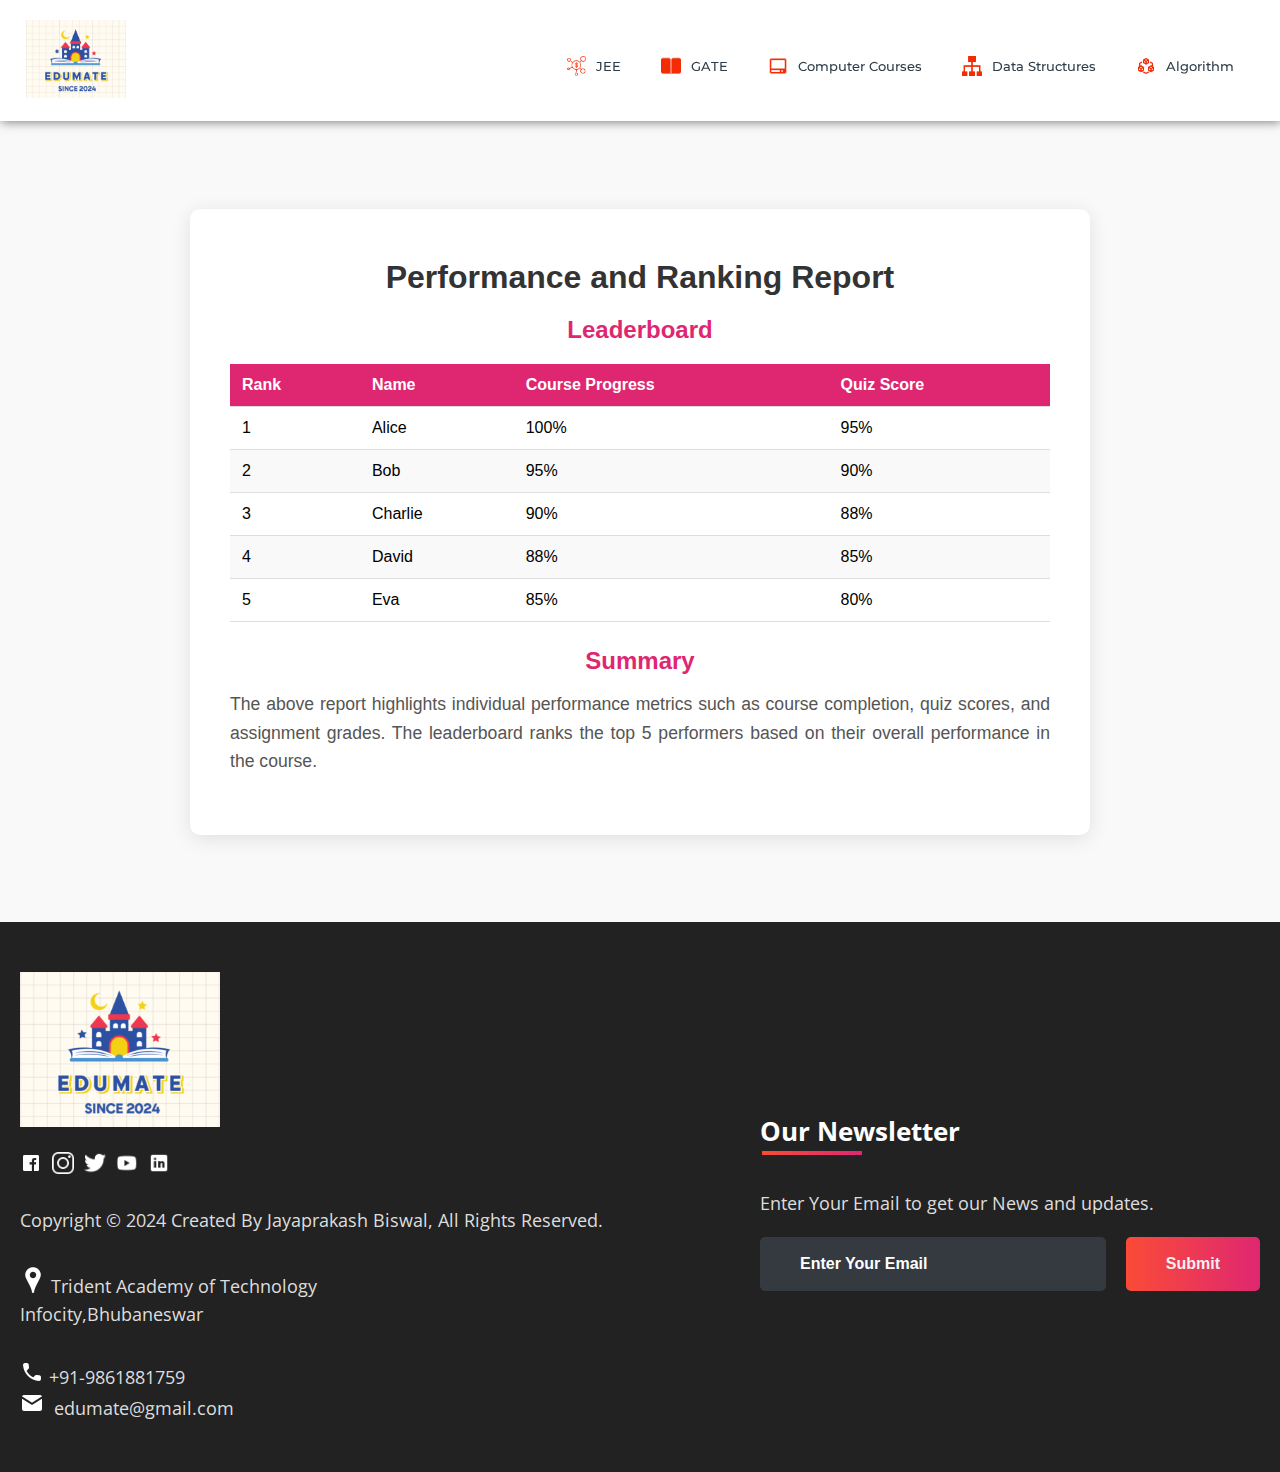
<file: subjects/Performance.html>
<!DOCTYPE html>
<html>
<head>
	<link rel="shortcut icon" type="png" href="images/icon/favicon.png">
	<meta charset="utf-8">
	<meta http-equiv="X-UA-Comaptible" content="IE=edge">
	<title>Edumate</title>
	<meta name="desciption" content="">
	<meta name="viewport" content="width=device-width, initial-scale=1">
	<link rel="stylesheet" type="text/css" href="style.css">
	<script type="text/javascript" src="../script.js"></script>
	<script src="https://code.jquery.com/jquery-3.2.1.js"></script>
	<script>
		$(window).on('scroll', function () {
			if ($(window).scrollTop()) {
				$('nav').addClass('black');
			} else {
				$('nav').removeClass('black');
			}
		})
	</script>
</head>

<body>
	<!-- NAVIGATION -->
	<header>
		<div class="nav" id="nav">
			<div id="learned-logo">
				<a href="../index.html"><img src="../images/icon/New logo.png" style="width: 100px;"></a>
			</div>
			<div class="switch-tab" id="switch-tab" onclick="switchTAB()"><img src="../images/icon/menu.png"></div>
			<ul id="list-switch">
				<li><a href="jee.html"><img src="../images/courses/d1.png" class="icon">JEE</a></li>
				<li><a href="gate.html"><img src="../images/courses/paper.png" class="icon">GATE</a></li>
				<li><a href="computer_courses.html"><img src="../images/courses/computer.png" class="icon">Computer
						Courses</a></li>
				<li><a href="computer_courses.html#data"><img src="../images/courses/data.png" class="icon">Data
						Structures</a></li>
				<li><a href="computer_courses.html#algo"><img src="../images/courses/algo.png"
							class="icon">Algorithm</a></li>
			</ul>
			<div class="search" id="search-switch">
				<input type="search" placeholder="Search" class="srch"><button id="srchbtn"><img
						src="../images/icon/search.png"></button>
			</div>
		</div>
	</header>
	<br>
	<div class="head1">
		<div class="report-container">
			<h1>Performance and Ranking Report</h1>
			<!-- Ranking Section -->
			<section class="ranking">
				<h2>Leaderboard</h2>
				<table class="ranking-table">
					<thead>
						<tr>
							<th>Rank</th>
							<th>Name</th>
							<th>Course Progress</th>
							<th>Quiz Score</th>
						</tr>
					</thead>
					<tbody>
						<tr>
							<td>1</td>
							<td>Alice</td>
							<td>100%</td>
							<td>95%</td>
						</tr>
						<tr>
							<td>2</td>
							<td>Bob</td>
							<td>95%</td>
							<td>90%</td>
						</tr>
						<tr>
							<td>3</td>
							<td>Charlie</td>
							<td>90%</td>
							<td>88%</td>
						</tr>
						<tr>
							<td>4</td>
							<td>David</td>
							<td>88%</td>
							<td>85%</td>
						</tr>
						<tr>
							<td>5</td>
							<td>Eva</td>
							<td>85%</td>
							<td>80%</td>
						</tr>
					</tbody>
				</table>
			</section>

			<!-- Summary Section -->
			<section class="summary">
				<h2>Summary</h2>
				<p>The above report highlights individual performance metrics such as course completion, quiz scores,
					and assignment grades. The leaderboard ranks the top 5 performers based on their overall performance
					in the course.</p>
			</section>
		</div>
	</div>


	<!-- FOOTER -->
	<footer>
		<div class="footer-container">
			<div class="left-col">
				<img src="../images/icon/New logo.png" style="width: 200px;">
				<div class="logo"></div>
				<div class="social-media">
					<a href="#"><img src="../images/icon\fb.png"></a>
					<a href="#"><img src="../images/icon\insta.png"></a>
					<a href="#"><img src="../images/icon\tt.png"></a>
					<a href="#"><img src="../images/icon\ytube.png"></a>
					<a href="#"><img src="../images/icon\linkedin.png"></a>
				</div><br><br>
				<p class="rights-text">Copyright © 2024 Created By Jayaprakash Biswal, All Rights Reserved.</p>
				<br>
				<p><img src="../images/icon/location.png"> Trident Academy of Technology<br>Infocity,Bhubaneswar</p><br>
				<p><img src="../images/icon/phone.png"> +91-9861881759<br><img src="../images/icon/mail.png">&nbsp;
					edumate@gmail.com</p>
			</div>
			<div class="right-col">
				<h1 style="color: #fff">Our Newsletter</h1>
				<div class="border"></div><br>
				<p>Enter Your Email to get our News and updates.</p>
				<form class="newsletter-form">
					<input class="txtb" type="email" placeholder="Enter Your Email">
					<input class="btn" type="submit" value="Submit">
				</form>
			</div>
		</div>
	</footer>
</body>
</html>
</file>
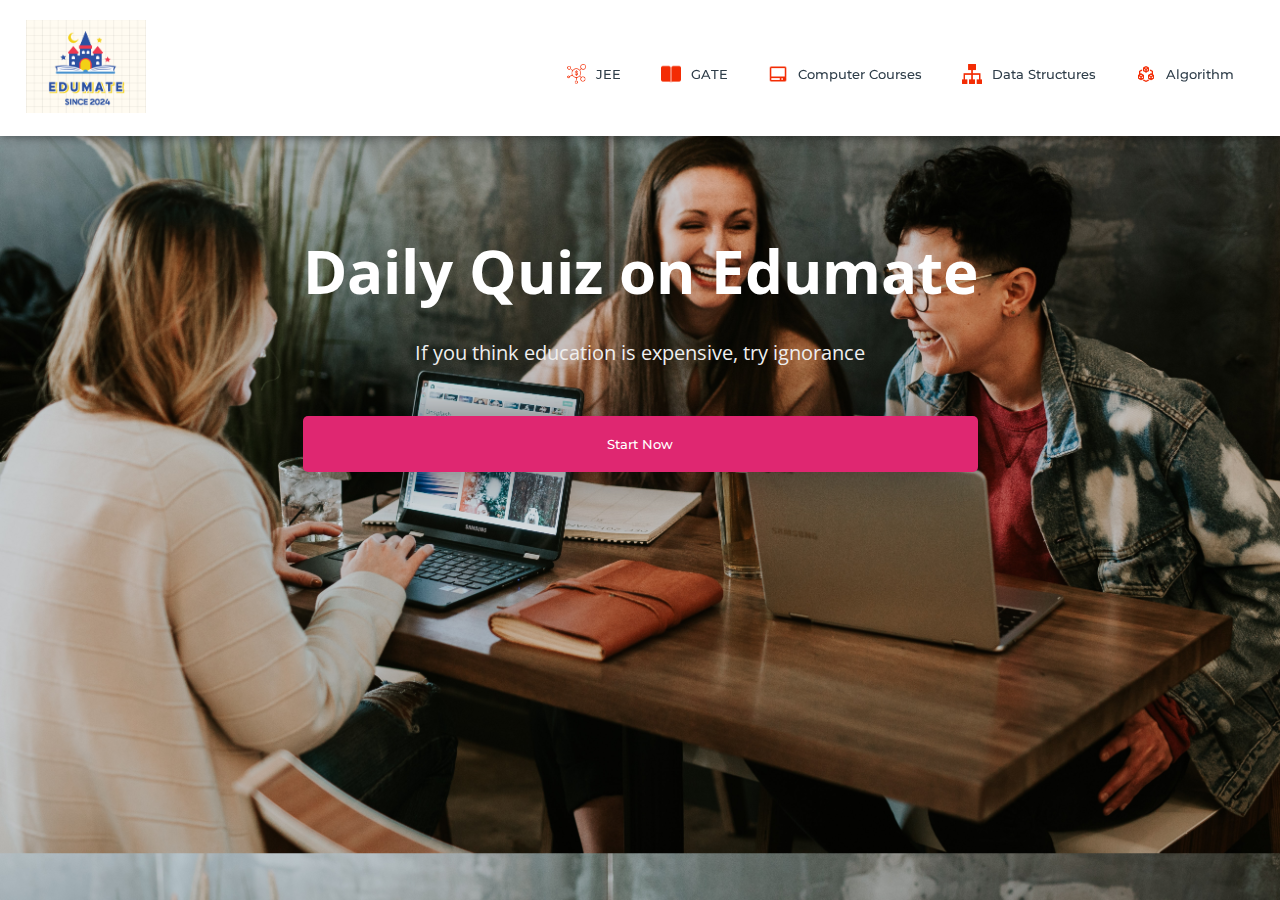
<file: subjects/quiz.html>
<!DOCTYPE html>
<html>
<head>
	<link rel="shortcut icon" type="png" href="../images/icon/favicon.png">
	<title>Quiz on Edumate</title>
	<link rel="stylesheet" type="text/css" href="quizStyle.css">
	<script type="text/javascript" src="../script.js"></script>
</head>
<body>
	
<!-- NAVIGATION -->
	<header>
		<div class="nav" id="nav">
			<div id="learned-logo">
				<a href="../index1.html"><img src="../images/icon/New logo.png" style="width: 120px;"></a></div>
			<div class="switch-tab" id="switch-tab" onclick="switchTAB()"><img src="../images/icon/menu.png"></div>
			<ul id="list-switch">
				<li><a href="jee.html"><img src="../images/courses/d1.png" class="icon">JEE</a></li>
				<li><a href="gate.html"><img src="../images/courses/paper.png" class="icon">GATE</a></li>
				<li><a href="computer_courses.html"><img src="../images/courses/computer.png" class="icon">Computer Courses</a></li>
				<li><a href="computer_courses.html#data"><img src="../images/courses/data.png" class="icon">Data Structures</a></li>
				<li><a href="computer_courses.html#algo"><img src="../images/courses/algo.png" class="icon">Algorithm</a></li>
			</ul>
			<div class="search" id="search-switch">
				<input type="search" placeholder="Search" class="srch"><button id="srchbtn"><img src="../images/icon/search.png"></button>
			</div>
		</div>
	</header>
	

<!-- MAIN Heading of Page -->
	<div class="title" id="title">
		<span>Daily Quiz on Edumate</span>
		<div class="shortdesc"><br>
			<p>If you think education is expensive, try ignorance</p>
		</div>
		<button onclick="startquiz()">Start Now</button>
	</div>


<div class="panel" id="panel">
	
	<div class="left-side" id="left">
		<ul>
			<li onclick="quizt(1)">HOME</li>
			<li onclick="quizt(2)">JEE Mains</li>
			<li onclick="quizt(3)">JEE Advanced</li>
			<li onclick="quizt(4)">GATE</li>
			<li onclick="quizt(5)">C/C++</li>
			<li onclick="quizt(6)">Java</li>
			<li onclick="quizt(7)">Python</li>
			<li onclick="quizt(8)">JavaScript</li>
			<li onclick="quizt(9)">Data Structures</li>
			<li onclick="quizt(10)">Algorithm</li>
			<li onclick="quizt(11)">Interview Questions</li>
		</ul>
	</div>

	<div class="right-side" id="right">
		<div id="quiz-container">
			
			<div id="f1"><div class="quiz-frame main-frame"></div></div>

			<div id="f2"><iframe class="quiz-frame" src="https://forms.gle/PmSqPYUBag93iJLc6" frameborder="0" marginheight="0" marginwidth="0">Loading…</iframe></div>
			
			<div id="f3"><iframe class="quiz-frame" src="https://forms.gle/upU5bk8gQgLHUXeT6" frameborder="0" marginheight="0" marginwidth="0">Loading…</iframe></div>
			
			<div id="f4"><iframe class="quiz-frame" src="https://forms.gle/3cc5JBSwNPhPViZr5" frameborder="0" marginheight="0" marginwidth="0">Loading…</iframe></div>

			<div id="f5"><iframe class="quiz-frame" src="https://forms.gle/q1kC5AtUk4v7KFJw6"  frameborder="0" marginheight="0" marginwidth="0">Loading…</iframe></iframe></div>
			
			<div id="f6"><iframe class="quiz-frame" src="https://forms.gle/Qvm5mK14Thewa9nx8" frameborder="0" marginheight="0" marginwidth="0">Loading…</iframe></div>
			
			<div id="f7"><iframe class="quiz-frame" src="https://forms.gle/D7tq6PqSFn5CXby28" frameborder="0" marginheight="0" marginwidth="0">Loading…</iframe></div>

			<div id="f8"><iframe class="quiz-frame" src="https://forms.gle/BjpKHVwdhrsQ2HeU8" frameborder="0" marginheight="0" marginwidth="0">Loading…</iframe></div>

			<div id="f9"><iframe class="quiz-frame" src="https://forms.gle/CD2sEPfYS1MoGUKd8" frameborder="0" marginheight="0" marginwidth="0">Loading…</iframe></div>
			
			<div id="f10"><iframe class="quiz-frame" src="https://forms.gle/dF8tPGjcmc6JkD6S9" frameborder="0" marginheight="0" marginwidth="0">Loading…</iframe></div>

			<div id="f11"><iframe class="quiz-frame" src="https://forms.gle/jHxVzojPQ2rJoMEm8" frameborder="0" marginheiclass="quiz-frame" ght="0" marginwidth="0">Loading…</iframe></div>

		</div>
	</div>

</div>

	<script type="text/javascript" src="../script.js"></script>
</body>
</html>
</file>
<file: style.css>
@import url('https://fonts.googleapis.com/css?family=Montserrat:500&display=swap');
@import url('https://fonts.googleapis.com/css?family=Dancing+Script&display=swap');
@import url('https://fonts.googleapis.com/css?family=Open+Sans&display=swap');

* {
	box-sizing: border-box;
	margin: 0;
	padding: 0;
}

html {
	scroll-behavior: smooth;
}
body {
	background: #FFF;
	font-family: 'Open Sans', sans-serif;
}

header {
	height: 90vh;
	/* background: #000; */
}
.black {
	box-shadow: 0 2px 10px rgba(0, 0, 0, 0.5);
}
nav {
	padding-top: 10px;
	padding-bottom: 10px;
	top: 0;
	position: fixed;
	display: flex;
	width: 100%;
	z-index: 1000;
	background:#D3D3D3;
	justify-content: space-around;
	transition: 1.5s;
	align-items: center;
}
nav ul {
	display: flex;
	align-items: center;
}
nav ul li {
	list-style: none;
	margin: 5px 10px;
}
nav ul li a {
	padding: 2px 10px;
	color: #2e2e2e;
	cursor: pointer;
	transition: .5s;
	text-decoration: none;
}
nav ul li a:hover {
	color: #fff;
	border-radius: 5px;
	background: #DF2771;
}
.active {
	color: #fff;
	border-radius: 5px;
	background: #DF2771;
}
.srch {
	padding: 2px 10px;
	display: flex;
	/* align-items: center; */
	justify-content: center;
	/* background: #0066ff; */
	border: 1px solid;
	border-radius: 20px;
}
.srch img {
	width: 25px;
	cursor: pointer;
}
.srch .search {
	/* padding: 2px 10px; */
	outline: none;
	border: none;
	background: transparent;
}

.get-started {
	margin-left: 50px;
	padding: 5px 20px;
	border: 2px solid #DF2771;
	border-radius: 20px;
	text-decoration: none;
	
	transition: .5s;
	background-color: #DF2771;
	color: #fff;
}
.get-started:hover {
	color: #2e2e2e;
	background: #fff;
}
.logo img{
	width: 120px;
	cursor: pointer;
	transition: all 1s;
}

a, button {
	float: left;
	font-family: "Montserrat", sans-serif;
	font-weight: 500;
	font-size: 15px;
	color: #2E3D49;
	display: block;
	text-decoration: none;
	text-align: center;
}
.head-container {
	margin-top: 245px;
	display: flex;
	flex-wrap: wrap;
	align-items: center;
	justify-content: space-around;
}
.quote {
	width: 600px;
	transform: translateY(-50px);
}
.quote h5 {
	margin-top: 20px;
	color: #0009;
	line-height: 20px;
}
.quote p {
	font-size: 50px;
	color: #2e2e2e;
}
.quote .play {
	margin-top: 20px;
	display: flex;
	/* justify-content: center; */
	align-items: center;
}
.quote .play img {
	width: 45px;
	cursor: pointer;
	filter: drop-shadow(0 0 10px #0002);
}
.quote .play span a{
	margin-left: 10px;
	font-size: 20px;
	font-weight: 900;
	color: rgba(0, 0, 0, 0.8);
	cursor: pointer;
}
.svg-image img{
	width: 500px;
	filter: drop-shadow(0 20px 10px rgba(0,0,0,0.2));
}

/* SIDE MENU */
.menu {
	cursor: pointer;
	width: 25px;
	display: none;
}
.side-menu {
	width: 100%;
	height: 100%;
	background: rgba(182, 33, 90, 0.993);
	position: absolute;
	top: 0;
	transition: .8s;
	z-index: 2000;
	transform: translateX(-100%);
}
.side-menu ul {
	margin-top: 35%;
	display: flex;
	flex-direction: column;
	justify-content: center;
	/* background: #FA4B37; */
}
.side-menu ul li {
	list-style: none;
	/* background: #009900; */
	display: flex;
	justify-content: center;
	align-items: center;
	/* border-bottom: 1px solid #fff; */
	/* padding: 10px 0px; */
}
.side-menu ul li:hover a{
	background: #fff;
	color: #DF2771;
}
.side-menu ul li a{
	color: #FFF;
	width: 100%;
	font-size: 1em;
	/* background: #2E3D49; */
	text-decoration: none;
	padding: 15px 0px;
}
.close img{
	float: right;
	width: 35px;
	cursor: pointer;
	margin: 10px;
}
.user {
	display: flex;
	justify-content: center;
	align-items: center;
	margin-top: 10%;
}
.user img {
	width: 60px;
	border-radius: 50%;
	border: 2px solid #fff;
	filter: drop-shadow(0 10px 20px #0004);
	margin-right: 30px;
	cursor: pointer;
}
.user p {
	color: #fff;
	cursor: pointer;
}
.user img, .user p {
	opacity: 1;
}
/*Common things in all sections*/
#about_section, #portfolio_section, #team_section, #services_section, #contactus_section {
	font-family: 'Open Sans', sans-serif;
	color: #2E3D49;
	position: relative;
}
.diffSection {
	width: 100%;
	/*position: relative;*/
	justify-content: center;
	align-items: center;
}
.diffSection .content {
	margin: 10px;
	text-align: center;
	padding: 10px 100px;
	font-size: 1.1em;
}

/*PORTFOLIO*/
.extra {
	width: 100%;
}
.extra p {
	padding: 30px;
	padding-bottom: 150px;
	font-size: 50px;
	text-align: center;
	color: #fff;
	background-image: linear-gradient(rgba(0,0,0,0),rgba(0,0,0,0.7)),url("images/extra/b1.jpg");
	background-size: cover;
	background-attachment: fixed;
	font-family: cursive;
	z-index: -9;
}
.smbox {
	display: flex;
	flex-wrap: wrap;
	transform: translateY(-100px);
	justify-content: center;
}
.smbox span {
	margin: 1%;
	background: #fff;
	box-shadow: inset 0px 0px 25px rgba(0,0,0,0.2),
						0 0 40px rgba(0,0,0,0.3);
	border-radius: 10px;
	padding: 30px 50px;
	cursor: pointer;
}
.smbox span:hover {
	transform: scale(1.3);
	transition: .5s ease;
}
.smbox .data {
	font-size: 80px;
	color: #FA6146;	
}
.smbox .det {
	font-size: 20px;
	color: #272529;
	font-family: cursive;
}

/*Title*/
.title {
	 margin-top: 0px; 
	font-family: 'Open Sans', sans-serif;
	font-size: 30px;
	text-align: center;
	color: #2E3D49;
}

/*ABOUT*/
.about-content {
	width: 100%;
	position: relative;
	justify-content: center;
	flex-wrap: wrap;
	display: flex;
	align-items: center;
}
.about-content .side-text {
	width: 550px;
	padding: 50px 40px;
	background: #fff;
	box-shadow: 2px 0 100px rgba(0,0,0,0.3);
	border-radius: 5px;
	text-align: justify;
	line-height: 22px;
	opacity: 0;
	transform: translateX(-100px);
	transition: 1s ease-in-out;
}
.about-content .side-text-appear {
	opacity: 1;
	transform: translateX(0px);
}
.about-content .side-text h2 {
	padding: 10px;
}
.about-content .side-text p {
	padding: 10px;
}
.about-content .side-image img {
	width: 90%;
	border-radius: 5px;
}
.sideImage {
	transform: translateX(100px);
	opacity: 0;
	transition: .8s ease-in-out;
}
.sideImage-appear {
	opacity: 1;
	transform: translateX(0px);
}

/*POPULAR SUBJECTS*/
.cbox {
	position: relative;
	width: 100%;
	display: inline-flex;
	flex-wrap: wrap;
	justify-content: center;
}
.cbox .det {
	width: 250px;
	height: 80px;
	margin: 10px;
	background: #fff;
	cursor: pointer;
}
.cbox .det a{
	justify-content: space-around;
	width: 250px;
	padding: 28px;
	border-radius: 10px;
	border: 1px solid #FA4B37;
	font-size: 15px;
	color: #272529;
	font-family: cursive;
	text-decoration: none;
}
.cbox .det a:hover {
	background: linear-gradient(to right, #FA4B37, #DF2771);
	color: white;
}
.cbox .det a:hover img{
	filter: brightness(100);
}
.cbox img {
	width: 20px;
	margin-right: 20px;
}

/*TEAM SECTION*/
.totalcard {
	width: 100%;
	display: flex;
	flex-wrap: wrap;
	align-items: center;
	justify-content: center;
	margin-bottom: 50px;
}
.totalcard .card {
	margin: 50px;
	width: 300px;
	border-radius: 10px;
	background: #fff;
}
.totalcard .card{
	box-shadow: inset 0 0 10px rgba(0,0,0,0.4),
					0 0 10px rgba(0,0,0,0.3);
}
.card:nth-child(1){
	border-top: 5px solid green;
}
.card:nth-child(2){
	border-top: 5px solid blue;
}
.card:nth-child(1):hover {
	box-shadow: inset 0px 0px 10px rgba(0,255,0,0.5),
				1px 1px 30px rgba(0,255,0,0.5);
}
.card:nth-child(2):hover {
	box-shadow: inset 0px 0px 10px rgba(0,0,255,0.5),
				1px 1px 30px rgba(0,0,255,0.5);
}
.totalcard .card img {
	width: 100px;
	height: 100px;
	margin-top: 5px;
	cursor: pointer;
	border-radius: 50px;
	transition-duration: .8s;
}
.totalcard .card img:hover {
	transform: scale(1.6);
	border-radius: 50px;
	box-shadow: 0 0 20px rgba(0,0,0,0.5);
}
#detail p{
	font-size: 15px;
	line-height: 25px;
	font-variant: small-caps;
	text-align: center;
	margin: 25px;
	margin-bottom: 0px;
	margin-top: 0px;
}
#detail button {
	outline: none;
	border-radius: 10px;
	border-style: none;
	border: 1px solid black;
	padding: 9px 25px;
	cursor: pointer;
	transition-duration: .4s;
}
#detail a {
	bottom: 80px;
	text-decoration: none;
	margin-bottom: 30px;
	margin-top: 20px;
	margin-left: 90px;
	align-self: center;
}
.btn-armish:hover {
	background: rgba(0,255,0,0.7);
	color: #fff;
}

.card-title {
	font-size: 17px;
	color: #343A40;
	padding: 20px;
	font-weight: 700;
}

/*Service Section*/
/*Service Section*/
.service-swipe {
	display: flex;
	flex-wrap: wrap;
	justify-content: center;
	align-items: center;
	background-image: linear-gradient(rgba(0,0,0,0),rgba(0,0,0,0.7)),url("images/extra/b3.jpg");
	background-size: cover;
	background-attachment: fixed;
}
.service-swipe .s-card img {
	width: 100px;
}
.service-swipe a {
	padding: 0;
	margin: 40px 10px;
}
.service-swipe .s-card {
	display: flex;
	justify-content: space-around;
	padding: 10px;
	align-items: center;
	text-align: center;
	width: 350px;
	height: 200px;
	box-shadow: inset 0 0 20px rgba(255,255,255,0.05),
					0 0 50px rgba(0,0,0,0.8);
	border-radius: 5px;
	cursor: pointer;
	transition-duration: .5s;
}
.service-swipe .s-card p {
	color: #f2f2f2;
	font-size: 1.2em;
	font-family: 'Open Sans',sans-serif;
}
.service-swipe .s-card:hover {
	box-shadow: 0 0 50px rgba(255,255,255,0.8);
	transform: translateY(-10px);
}

/*Contact Us Section*/
.csec {
	background: linear-gradient(to right, #FA4B37, #DF2771);
	background-attachment: fixed; 
	position: absolute;
	width: 100%;
	height: 250px;
	top: 200px;
	content: '';
	transform-origin: top right;
	transform: skewY(-10deg);
	z-index: -1;
}
.back-contact {
	margin-top: 0px;
	transform: translateY(-50px);
	display: flex;
	align-items: center;
	justify-content: space-around;
}
.cc {
	height: 400px;
	width: 400px;
	height: 500px;
	border-radius: 10px;
	justify-content: center;
	box-shadow: 1px 1px 20px rgba(0,0,0,0.4);
	background: #fff;
}
.cc form {
	margin: 5%;
	margin-top: 40px;
	width: 90%;
	height: 90%;
}
.cc form label {
	position: absolute;
	color: #2E3D49;
	font-size: 10px;
	font-weight: 800;
}
.cc form input {
	padding: 15px;
	margin-bottom: 10px;
	border-radius: 5px;
	box-shadow: inset 0 0 5px lightgray;
	border: 1px solid rgba(0,0,0,0.2);
	outline: none;
	color: #2E3D49;
	font-weight: 600;
}
.imp {
	color: red;
}
form textarea {
	width: 100%;
	height: 100px;
	box-shadow: inset 0 0 5px lightgray;
	border: 1px solid rgba(0,0,0,0.2);
	border-radius: 5px;
	outline: none;
	color: #2E3D49;
	font-weight: 600;
	padding: 15px;
}
#csubmit {
	margin-top: 20px; 
	background: linear-gradient(to right, #FA4B37, #DF2771);
	border-radius: 5px;
	border-style: none;
	outline: none;
	width: 100%;
	padding: 15px 25px;
	color: #fff;
	font-size: 12px;
	cursor: pointer;
}

/*REVIEW SECTION*/
#makeitfull {
	display: flex;
	justify-content: center;
	transform: translateY(35px);
}
#makeitfull img {
	width: 50px;
}
.review {
	background: #F8F8F8;
	width: 100%;
}
.rev-container {
	padding: 10px 10%;
	display: flex;
	flex-wrap: wrap;
	justify-content: space-around;
}
.rev-container .rev-card {
	/*overflow: hidden;*/
	width: 550px;
	height: 240px;
	margin-bottom: 40px;
	background: #fff;
	display: flex;
	padding: 10px;
	box-shadow: 2px 2px 20px rgba(0,0,0,0.2);
}
.rev-card:hover {
	box-shadow: 1px 1px 5px rgba(0,0,0,0.2);
}
.identity {
	display: flex;
	flex-wrap: wrap;
	justify-content: center;
	padding: 10px;
}
.identity img {
	width: 120px;
	height: 120px;
	transition-duration: .8s;
	border-radius: 50%;
}
.identity img:hover {
	transform: scale(2.2);
	border-radius: 0px;
	box-shadow: 0 0 20px rgba(0,0,0,0.3);
}
.identity p {
	width: 150px;
	font-weight: bold;
	color: #2E3D49;
	text-align: center;
}
.identity h6 {
	width: 150px;
	text-align: center;
}
.identity .rating img {
	width: 12px;
	height: 12px;
	margin-right: 5px;
}
.rev-cont {
	overflow: hidden;
}
.rev-cont #title {
	padding: 10px;
	color: #2E3D49;
	font-weight: bold;
}
.rev-cont #content {
	padding: 10px;
	font-size: .9em;
	color: #2E3D49;
	line-height: 22px;
	text-align: justify;
}


/*FEEDBACK*/
.title2 {
	position: relative;
	margin-top: 150px;
	margin-left: 100px;
}
.title2 span{
	font-weight: 700;
	font-family: 'Open Sans', sans-serif;
	font-size: 30px;
	color: #2E3D49;
}
.title2 .shortdesc2 {
	padding: 10px;
	font-family: 'Open Sans', sans-serif;
	font-size: 15px;
	color: #2E3D49;
	margin-bottom: 10px;
}
.feedbox {
	margin-top: 50px;
	width: 100%;
	display: flex;
	background-image: linear-gradient(rgba(0,0,0,0),rgba(0,0,0,0.7)),url("images/extra/b4.jpg");
	background-size: cover;
	padding: 50px 80px;
	background-attachment: fixed;
}
.feed {
	width: 800px;
	height: 400px;
	position: relative;
	border-radius: 10px;
	justify-content: center;
	box-shadow: inset 0 0 90px rgba(0,0,0,0.6),
					0 0 80px rgba(0,0,0,0.2);
	background: rgba(0,0,0,0.4);
}
.feed form {
	width: 100%;
	height: 100%;
	padding: 20px;
}

.feed form label {
	position: absolute;
	color: #f2f2f2;
	font-size: 10px;
	font-weight: 800;
}
.feed form input, .feed textarea {
	padding: 15px;
	border-radius: 5px;
	box-shadow: inset 0 0 5px lightgray;
	border: 1px solid rgba(0,0,0,0.2);
	outline: none;
	color: #2E3D49;
	background: #fff9;
	font-weight: 600;
}
.feed form input {
	margin-bottom: 15px;
	width: 50%;
}
.feed form .fname {
	width: 25%;
}
.feed form textarea {
	width: 100%;
	height: 100px;
}
.feed #csubmit {
	margin-top: 25px; 
	background: linear-gradient(to right, #FA4B37, #DF2771);
	border-radius: 5px;
	border-style: none;
	outline: none;
	width: 100%;
	padding: 15px 25px;
	color: #fff;
	font-size: 12px;
	cursor: pointer;
}

/*SCROLLING TEXT*/
.marqu {
	text-align: center;
	justify-content: center;
	color: #fff;
	font-size: 20px;
	padding: 10px;
}

/*FOOTER*/
footer {
	color: #E5E8EF;
	background: #000D;
	padding: 50px 0; 
}
footer .footer-container {
	max-width: 1300px;
	margin: auto;
	padding: 0 20px;
	display: flex;
	justify-content: space-between;
	align-items: center;
	flex-wrap: wrap-reverse;
}
footer .social-media img{
	width: 22px;
}
footer .logo {
	width: 180px;
	color: #fff;
}
footer .social-media a{
	margin-right: 10px;
	font-size: 22px;
	text-decoration: none;
}
footer .right-col h1{
	font-size: 26px;
}
footer .border{
	width: 100px;
	height: 4px;
	background: linear-gradient(to right, #FA4B37, #DF2771);
	margin: 2px;
}
footer .newsletter-form {
	display: flex;
	justify-content: center;
	align-items: center;
	flex-wrap: wrap;
}
footer input::placeholder {
  color: white !important;
}
footer .txtb {
	flex: 1;
	padding: 18px 40px;
	font-size: 16px;
	background: #343A40;
	border: none;
	font-weight: 700;
	outline: none;
	border-radius: 5px;
	min-width: 260px;
	margin-top: 20px;
	color: white;
}
footer .btn {
	margin-top: 20px;
	padding: 18px 40px;
	font-size: 16px;
	color: #f1f1f1;
	background: linear-gradient(to right, #FA4B37, #DF2771);
	border: none;
	font-weight: 700;
	outline: none;
	border-radius: 5px;
	margin-left: 20px;
	cursor: pointer;
	transition: opacity .3s linear;	
}
footer .btn:hover {
	opacity: .7;
}

/*PROPERTIES FOR MAKING WEBSITE RESPONSIVE*/
@media screen and (max-width: 960px) {
	.footer-container {
		max-width: 600px;
	}
	.right-col {
		width: 100%;
		margin-bottom: 60px;
	}
	.left-col {
		width: 100%;
		text-align: center;
	}
	.social-media {
		display: flex;
		justify-content: center;
	}
	.logo {
		transition: 1s;
		margin-left: 30%;
	}
	nav ul, .srch, .get-started{
		display: none;
	}
	.menu {
		display: block;
	}
	nav {
		padding-bottom: 20px;
		border-bottom: 1px solid #0005;
		/* position: fixed; */
		/* top: 0; */
	}
	.quote p, .quote h5, .play {
		justify-content: center;
		text-align: center;
	}
	.quote p {
		font-size: 30px;
	}
	.service-container .right-side img {
		width: 90%;
	}
	.title {
		margin-top: 0px;
	}
	
}
@media screen and (max-width: 700px) {
	footer .btn{
		margin: 0;
		width: 100%;
		margin-top: 20px;
	}
	.svg-image img {
		width: 90%;
		margin: 20px;
		/* align-self: center; */
	}
}

@media screen and (max-width: 1000px) {	
	.feedbox form input, .feedbox form .fname{
		width: 100%;
	}
}
</file>
<file: loginStyle.css>
* {
	margin: 0;
	padding: 0;
	font-family: sans-serif;
}

body {
	background-image: linear-gradient(rgba(0, 0, 0, 0), rgba(0, 0, 0, 0.5)), url("images/extra/backwallpaper.jpg");
	background-size: cover;
	background-attachment: fixed;
	display: flex;
	justify-content: center;
}

.logo {
	display: flex;
	justify-content: center;
}

.logo img {
	width: 100px;
}

.form-box {
	width: 380px;
	height: 500px;
	position: relative;
	margin: 6% auto;
	background: #fff8;
	padding: 5px;
	border-radius: 5px;
	overflow: hidden;
	box-shadow: 0px 0px 100px rgba(0, 0, 0, 0.4);
}

.button-box {
	width: 220px;
	margin: 35px auto;
	position: relative;
	box-shadow: 0 0 20px 9px rgba(0, 0, 0, .1);
	border-radius: 30px;
}

.toggle-btn {
	padding: 10px 30px;
	cursor: pointer;
	background: transparent;
	position: relative;
	border: 0;
	outline: none;
}

#btn {
	top: 0;
	left: 0;
	position: absolute;
	width: 110px;
	height: 100%;
	background: linear-gradient(to right, #FA4B37, #DF2771);
	border-radius: 30px;
	transition: 0.5s;
}

.social-icons {
	margin: 30px auto;
	text-align: center;
}

.social-icons img {
	width: 30px;
	margin: 0 7px;
	cursor: pointer;
	opacity: 0.85;
}

.input-group {
	top: 180px;
	position: absolute;
	width: 280px;
	transition: .5s;
	font-size: 13px;
	color: #010101;
}

.inp {
	border-bottom: 1px solid rgba(0, 0, 0, 0.4);
	justify-content: center;
}

.inp img {
	width: 20px;
	padding-right: 10px;
}

.input-field {
	width: 100%;
	padding: 10px 0;
	margin: 5px 0;
	border-left: 0;
	border-right: 0;
	border-top: 0;
	border-bottom: 1px solid rgba(0, 0, 0, 0.4);
	outline: none;
	background: transparent;
	color: rgba(0, 0, 0);
}

::placeholder {
	/* Chrome, Firefox, Opera, Safari 10.1+ */
	color: rgba(0, 0, 0, 0.7);
	/*opacity: 1;  Firefox */
}

#register .input-field {
	color: rgba(0, 0, 0, 0.8);
}

.submit-btn {
	width: 85%;
	padding: 10px 30px;
	cursor: pointer;
	display: block;
	margin: auto;
	background: linear-gradient(to right, #FA4B37, #DF2771);
	color: #fff;
	border: 0;
	outline: none;
	border-radius: 30px;
}

.reg-btn {
	background: lightgray;
}

.check-box {
	cursor: pointer;
	margin: 30px 10px 30px 0;
}

.instead {
	margin-top: 10px;
}

.instead h3 {
	overflow: hidden;
	text-align: center;
	color: rgba(0, 0, 0, 0.6);
}

.instead h3:before,
.instead h3:after {
	background-color: rgba(0, 0, 0, 0.5);
	content: "";
	display: inline-block;
	height: 1px;
	position: relative;
	vertical-align: middle;
	width: 50%;
}

.instead h3:before {
	right: 0.5em;
	margin-left: -50%;
}

.instead h3:after {
	left: 0.5em;
	margin-right: -50%;
}

span {
	color: rgba(0, 0, 0, 0.8);
	font-size: 12px;
}

#login {
	left: 50px;
}

#register {
	left: 450px;
}

.other {
	display: grid;
	justify-content: center;
	margin-top: 250px;
}

.connect {
	display: flex;
	margin: 10px;
	padding: 0px 30px;
	align-items: center;
	text-align: center;
	justify-content: center;
	border: 1px solid lightgray;
	cursor: pointer;
	outline: none;
	/*border-radius: 10px;*/
	background: #fff3;
}

.connect:hover {
	background: #fff8;
}

.connect img {
	padding: 5px;
	width: 25px;
}

.connect span {
	padding: 10px;
	font-size: 15px;
}
</file>
<file: subjects/subjects.css>
@import url('https://fonts.googleapis.com/css?family=Montserrat:500&display=swap');
@import url('https://fonts.googleapis.com/css?family=Dancing+Script&display=swap');
@import url('https://fonts.googleapis.com/css?family=Open+Sans&display=swap');

* {
	box-sizing: border-box;
	margin: 0;
	padding: 0;
}
html {
	scroll-behavior: smooth;
}
body {
	background: #FFF;
	font-family: 'Open Sans', sans-serif;
}

/*SCROLLBAR Styling*/
::-webkit-scrollbar {
  width: 5px;
}
::-webkit-scrollbar-thumb {
  background: #FA4B37;
  border-radius: 5px;
}
::-webkit-scrollbar-thumb:hover {
  background: #DF2771; 
}

/*NAVIGATION BAR*/
.nav
{
	width: 100%;
	background-color: #fff;
	display: flex;
	flex-wrap: wrap;
	justify-content: space-between;
	align-items: center;
	padding: 20px 2%;
	position: fixed;
	top: 0px;
	z-index: 10;
	box-shadow: 1px 1px 10px rgba(0,0,0,0.5);
}

.nav li, a, button
{
	float: left;
	font-family: "Montserrat", sans-serif;
	font-weight: 500;
	font-size: 13px;
	color: #2E3D49;
	display: block;
	text-decoration: none;
	text-align: center;
}

.nav ul li img {
	width: 20px;
	margin-right: 10px;
	transform: translateY(5px);
	padding-top: 5px;
}

.nav ul li 
{
	list-style: none;
	display: inline-block;
	padding: 0px 20px;
}

.nav ul li a
{
	transition: all 0.3s ease 0s;
}

.nav ul li a:hover
{
	color: #FA4B37;
}

.nav button
{
	padding: 9px 25px;
	background: linear-gradient(to right, #FA4B37, #DF2771);
	color: #fff;
	border: none;
	border-radius: 5px;
	cursor: pointer;
	outline: none;
	transition: all 0.3s ease 0s;
}
#srchbtn {
	padding: 9px 20px;
}
#srchbtn img {
	width: 15px;
	filter: brightness(100);
}
.nav button:hover
{
	opacity: .9;
}
.nav .search
{
	float: right;
}
.nav .search .srch
{
	font-size: 13px;
	width: 300px;
	border: none;
	outline: none;
	border-bottom: 2px solid #FA4B37;
	padding: 9px;
}
.nav .search button
{
	margin-right: 5px;
	float: right;
	margin-left: 10px;
}
.nav .switch-tab {
	cursor: pointer;
	visibility: hidden;
}
.nav .switch-tab img {
	width: 20px;
}
.nav .check-box {
	cursor: pointer;
	visibility: hidden;
}

/*TITLE*/
.title {
	margin-top: 150px;
	margin-left: 100px;
}
.title span{
	font-weight: 700;
	font-family: 'Open Sans', sans-serif;
	font-size: 60px;
	color: #2E3D49;
}
.title .shortdesc {
	padding: 10px;
	font-family: 'Open Sans', sans-serif;
	font-size: 20px;
	color: #2E3D49;
	margin-bottom: 50px;
}

/*Quick Links*/
.course {
	display: grid;
	justify-content: center;
}

.cbox {
	display: inline-flex;
	flex-wrap: wrap;
	justify-content: center;
}
.cbox .det {
	height: 60px;
	margin: 10px;
	background: #fff;
	cursor: pointer;
	border-radius: 50px;
}
.cbox .det a{
	justify-content: space-around;
	width: 100%;
	padding: 20px;
	border-radius: 50px;
	border: 1px solid #FA4B37;
	font-size: 15px;
	color: #272529;
	font-family: cursive;
	text-decoration: none;
}

.cbox .det a:hover{
	background: linear-gradient(to right, #FA4B37, #DF2771);
	color: white;
}

.inbt {
	padding: 10px;
	font-family: 'Open Sans', sans-serif;
	font-size: 30px;
	color: #2E3D49;
	margin: 100px;
	margin-bottom: 50px;
}

/*COURSES AVAILABLE*/
.ccard {
	display: flex;
	flex-wrap: wrap;
	justify-content: center;
	align-items: center;
}
.ccardbox {
	display: flex;
	flex-wrap: wrap;
	justify-content: center;
}

.dcard {
	margin: 10px;
	width: 300px;
	height: 200px;
	background: linear-gradient(to right, #FA4B37, #DF2771);
	border-radius: 10px;
	box-shadow: 0 0 20px rgba(0,0,0,0.4);
}

.dcard .fpart {
	width: inherit;
	height: 150px;
	color: #000;
	text-align: left;
	overflow: hidden;
}
.dcard .fpart img {
	width: 100%;
	height: 100%;
}

.dcard .spart {
	padding: 10px;
	padding-right: 0px;
	color: #fff;
	text-align: left;
	cursor: pointer;
}
.dcard .spart img {
	width: 20px;
	margin-left: 170px;
	cursor: pointer;
	/* transform: rotate(180deg); */
}

.dcard:hover .fpart img{
	transition: .8s ease;
	transform: scale(1.2);
}

/*Small Titles for  Topics*/
.title2 {
	position: relative;
	padding-top: 150px;
	margin-left: 100px;
}
.title2 span{
	font-weight: 700;
	font-family: 'Open Sans', sans-serif;
	font-size: 30px;
	color: #2E3D49;
}
.title2 .shortdesc2 {
	padding: 10px;
	font-family: 'Open Sans', sans-serif;
	font-size: 15px;
	color: #2E3D49;
	margin-bottom: 10px;
}

/*Videos Section*/
.ccardbox2 {
	display: flex;
	justify-content: center;
	flex-wrap: wrap;
}

.dcard2 {
	margin: 20px;
	width: 300px;
	height: 160px;
	background: linear-gradient(to right, #FA4B37, #DF2771);
	border-radius: 10px;
}
.dcard2:hover .fpart2 img {
	display: none;
}
.dcard2 .fpart2 { 
	width: inherit;
	height: 180px;
	background: #000;
	color: #000;
	text-align: left;
	border-top-right-radius: 100px;
	transform: translateY(-19px);
	box-shadow: 0 0 20px rgba(0,0,0,0.4);
	overflow: hidden;
}
.dcard2 .tag {
	position: relative;
	margin-left: 270px;
	top: 10px;
	color: #fff;
}
.dcard2 .fpart2 img {
	width: 100%;
	height: 100%;
}
.fpart2 iframe {
	height: inherit;
	width: inherit;
}

/*Watch Full Playlist*/
.click-me {
	justify-content: center;
	display: flex;
}
.click-me a {
	color: #DF2771;
	text-decoration: none;
	transition-duration: .5s;
	padding: 10px;
}
.click-me a:hover {
	background: #DF2771;
	color: #fff;
}

/*PROJECTS*/
.project-panel {
	/*background: #000;*/
	display: flex;
	flex-wrap: wrap;
	align-items: center;
	justify-content: center;
}
.project-card {
	width: 250px;
	/*height: 220px;*/
	background: #fff;
	margin-right: 10px;
	margin-bottom: 10px;
	border-radius: 5px;
	cursor: pointer;
	box-shadow: 2px 2px 10px rgba(0,0,0,0.3);
}
.project-card img {
	width: inherit;
	/*height: 140px;*/
}
.project-card:hover {
	transform: scale(1.2);
	transition: .5s ease;
}
.project-card:hover .download a{
	visibility: visible;
}
.project-card .info {
	padding: 10px;
}
.project-card .info h4 {
	color: #2E3D49;
}
.project-card .info p {
	font-size: 12px;
}
.download {
	margin-top: 10px;
	display: flex;
	justify-content: center;
}
.download a{
	padding: 5px 10px;
	color: #DF2771;
	font-size: .8em;
	visibility: hidden;
}
.download:hover a{
	transition: .5s ease;
	background: #DF2771;
	color: #fff;
}


/*Sample Papers*/

.sample {
	display: flex;
	align-items: center;
	flex-wrap: wrap;
	justify-content: space-around;
}
.lastSample {
	margin-bottom: 100px;
}
.sample ul {
	margin: 20px;
}

.sample ul li{
	padding: 28px;
	list-style: none;
}

.sample ul li a {
	color: #FA4B37;
	width: 300px;
	font-size: 20px;
}

/*Footer*/

footer {
	color: #E5E8EF;
	background: #000D;
	padding: 50px 0; 
}

footer .footer-container {
	max-width: 1300px;
	margin: auto;
	padding: 0 20px;
	display: flex;
	justify-content: space-between;
	align-items: center;
	flex-wrap: wrap-reverse;
}

footer .social-media img{
	width: 22px;
}

footer .logo {
	width: 180px;
	color: #fff;
	font-family: 'Montserrat', cursive;
}
footer .social-media{
	margin: 20px 0;
}

footer .social-media a{
	color: #001a21;
	margin-right: 10px;
	font-size: 22px;
	text-decoration: none;
}

footer .right-col h1{
	font-size: 26px;
}
footer .border{
	width: 100px;
	height: 4px;
	background: linear-gradient(to right, #FA4B37, #DF2771);
	margin: 2px;
}

footer .newsletter-form {
	display: flex;
	justify-content: center;
	align-items: center;
	flex-wrap: wrap;
}
footer input::placeholder {
  color: white !important;
}
footer .txtb {
	flex: 1;
	padding: 18px 40px;
	font-size: 16px;
	background: #343A40;
	border: none;
	font-weight: 700;
	outline: none;
	border-radius: 5px;
	min-width: 260px;
	margin-top: 20px;
	color: white;
}

footer .btn {
	margin-top: 20px;
	padding: 18px 40px;
	font-size: 16px;
	color: #f1f1f1;
	background: linear-gradient(to right, #FA4B37, #DF2771);
	border: none;
	font-weight: 700;
	outline: none;
	border-radius: 5px;
	margin-left: 20px;
	cursor: pointer;
	transition: opacity .3s linear;	
}

footer .btn:hover {
	opacity: .7;
}


/*For Responsive Website*/
@media screen and (max-width: 960px) {
	.footer-container {
		max-width: 600px;
	}
	.right-col {
		width: 100%;
		margin-bottom: 60px;
	}
	.left-col {
		width: 100%;
		text-align: center;
	}
	.social-media {
		display: flex;
		justify-content: center;
	}
}

@media screen and (max-width: 700px) {
	footer .btn{
		margin: 0;
		width: 100%;
		margin-top: 20px;
	}
}
@media screen and (max-width: 1366px) {
	.search {
		display: none;
		margin-bottom: 10px;
	}
}

@media screen and (max-width: 1000px) {
	.nav ul, .nav .search {
		display: none;
	}
	.nav #learned-logo {
		transition: 1s ease;
		margin-left: 40%;
		transform: scale(1.5);
	}
	.nav ul li{
		width: 100%;
		margin-bottom: 5px;
	}
	.nav .switch-tab {
		visibility: visible;
	}
	.nav .check-box {
		visibility: visible;
	}
	.search {
		visibility: visible;
		margin: 30px;
		margin-top: 0px;
	}
}
</file>
<file: subjects/style.css>
/* styles.css */
@import url('https://fonts.googleapis.com/css?family=Montserrat:500&display=swap');
@import url('https://fonts.googleapis.com/css?family=Dancing+Script&display=swap');
@import url('https://fonts.googleapis.com/css?family=Open+Sans&display=swap');

*{
	box-sizing: border-box;
	margin: 0;
	padding: 0;
}
html {
	scroll-behavior: smooth;
}
body {
	background: #FFF;
	font-family: 'Open Sans', sans-serif;
}

/*SCROLLBAR Styling*/
::-webkit-scrollbar {
  width: 5px;
}
::-webkit-scrollbar-thumb {
  background: #FA4B37;
  border-radius: 5px;
}
::-webkit-scrollbar-thumb:hover {
  background: #DF2771; 
}

/*NAVIGATION BAR*/
.nav
{
	width: 100%;
	background-color: #fff;
	display: flex;
	flex-wrap: wrap;
	justify-content: space-between;
	align-items: center;
	padding: 20px 2%;
	position: fixed;
	top: 0px;
	z-index: 10;
	box-shadow: 1px 1px 10px rgba(0,0,0,0.5);
}

.nav li, a, button
{
	float: left;
	font-family: "Montserrat", sans-serif;
	font-weight: 500;
	font-size: 13px;
	color: #2E3D49;
	display: block;
	text-decoration: none;
	text-align: center;
}

.nav ul li img {
	width: 20px;
	margin-right: 10px;
	transform: translateY(5px);
	padding-top: 5px;
}

.nav ul li 
{
	list-style: none;
	display: inline-block;
	padding: 0px 20px;
}

.nav ul li a
{
	transition: all 0.3s ease 0s;
}

.nav ul li a:hover
{
	color: #FA4B37;
}

.nav button
{
	padding: 9px 25px;
	background: linear-gradient(to right, #FA4B37, #DF2771);
	color: #fff;
	border: none;
	border-radius: 5px;
	cursor: pointer;
	outline: none;
	transition: all 0.3s ease 0s;
}
#srchbtn {
	padding: 9px 20px;
}
#srchbtn img {
	width: 15px;
	filter: brightness(100);
}
.nav button:hover
{
	opacity: .9;
}
.nav .search
{
	float: right;
}
.nav .search .srch
{
	font-size: 13px;
	width: 300px;
	border: none;
	outline: none;
	border-bottom: 2px solid #FA4B37;
	padding: 9px;
}
.nav .search button
{
	margin-right: 5px;
	float: right;
	margin-left: 10px;
}
.nav .switch-tab {
	cursor: pointer;
	visibility: hidden;
}
.nav .switch-tab img {
	width: 20px;
}
.nav .check-box {
	cursor: pointer;
	visibility: hidden;
}
/* Ranking */

.head1 {
    font-family: Arial, sans-serif;
    background-color: #f9f9f9;
    display: flex;
    justify-content: center;
    align-items: center;
    min-height: 100vh;
    margin: 0;
}

.report-container {
	margin-top: 100px;
    background-color: #fff;
    padding: 40px;
    width: 80%;
    max-width: 900px;
    border-radius: 10px;
    box-shadow: 0 4px 20px rgba(0, 0, 0, 0.1);
}

h1, h2 {
	margin-top: 10px;
    text-align: center;
    color: #333;
}

.performance-overview, .ranking, .summary {
    margin: 20px 0;
}

.performance-overview h2, .ranking h2, .summary h2 {
    margin-bottom: 10px;
    font-size: 1.5em;
    color: #DF2771;
}

/* Ranking Table */
.ranking-table {
    width: 100%;
    border-collapse: collapse;
    margin: 20px 0;
    font-size: 16px;
}

.ranking-table th, .ranking-table td {
    padding: 12px;
    text-align: left;
    border-bottom: 1px solid #ddd;
}

.ranking-table th {
    background-color: #DF2771;
    color: white;
}

.ranking-table tbody tr:nth-child(even) {
    background-color: #f9f9f9;
}

.ranking-table tbody tr:hover {
    background-color: #f1f1f1;
}

/* Summary Section */
.summary {
    font-size: 1em;
    line-height: 1.6;
    color: #666;
    text-align: justify;
}

/* Mentor Section */
.mentor {
    font-family: Arial, sans-serif;
    background-color: #f4f4f4;
    margin: 0;
    padding: 20px;
    display: flex;
    justify-content: center;
}

.mentor-container {
	margin-top: 100px;
    background-color: white;
    padding: 20px;
    width: 100%;
    max-width: 1400px;
    border-radius: 10px;
    box-shadow: 0 4px 20px rgba(0, 0, 0, 0.1);
}

h1, h2 {
	margin-top: 10px;
    text-align: center;
    color: #333;
}

p {
	margin-top: 10px;
    color: #555;
    font-size: 1.1em;
    line-height: 1.6;
}

/* Mentor Introduction */
.mentor-intro {
    margin-bottom: 40px;
}

.mentor-intro p {
    text-align: center;
    max-width: 800px;
    margin: 0 auto;
}

/* Mentor Profiles Section */
.mentor-profiles {
    margin: 20px 0;
}

.mentor-grid {
    display: grid;
    grid-template-columns: repeat(auto-fit, minmax(250px, 1fr));
    gap: 20px;
}

.mentor-card {
    background-color: #fff;
    padding: 20px;
    text-align: center;
	align-items: center;
    border-radius: 10px;
    box-shadow: 0 4px 15px rgba(0, 0, 0, 0.1);
    transition: transform 0.3s;
}

.mentor-card:hover {
    transform: translateY(-5px);
}

.mentor-card img {
    width: 100px;
    height: 100px;
    border-radius: 50%;
    margin-bottom: 15px;
}

.mentor-card h3 {
    font-size: 1.2em;
    color: #333;
}

.mentor-card p {
    font-size: 0.9em;
    color: #666;
}

.mentor-card a {
    display: inline-block;
    margin-top: 10px;
	margin-left: 60px;
    padding: 10px 10px;
    background-color: #DF2771;
    color: white;
    text-decoration: none;
    border-radius: 5px;
    transition: background-color 0.3s;
}

.mentor-card a:hover {
    background-color: #FA4B37;
}

/* Contact Form Section */
.contact-form {
	height: 100vh;
    margin-top: 40px;
}

.contact-form form {
    max-width: 600px;
    margin: 0 auto;
    background-color: #f9f9f9;
    padding: 60px;
    border-radius: 10px;
    box-shadow: 0 4px 10px rgba(0, 0, 0, 0.1);
}

.contact-form label {
    display: block;
    margin-bottom: 8px;
    font-size: 1em;
    color: #333;
}

.contact-form input, .contact-form textarea {
    width: 100%;
    padding: 10px;
    margin-bottom: 20px;
    border: 1px solid #ddd;
    border-radius: 5px;
    font-size: 1em;
    color: #333;
}

.contact-form button {
    display: block;
    width: 100%;
    padding: 10px;
    background-color: #DF2771;
    color: white;
    font-size: 1.1em;
    border: none;
    border-radius: 5px;
    cursor: pointer;
    transition: background-color 0.3s;
}

.contact-form button:hover {
    background-color: #FA4B37;
}

/* Ranking */

.head1 {
    font-family: Arial, sans-serif;
    background-color: #f9f9f9;
    display: flex;
    justify-content: center;
    align-items: center;
    min-height: 100vh;
    margin: 0;
}

.report-container {
	margin-top: 100px;
    background-color: #fff;
    padding: 40px;
    width: 80%;
    max-width: 900px;
    border-radius: 10px;
    box-shadow: 0 4px 20px rgba(0, 0, 0, 0.1);
}

h1, h2 {
	margin-top: 10px;
    text-align: center;
    color: #333;
}

.performance-overview, .ranking, .summary {
    margin: 20px 0;
}

.performance-overview h2, .ranking h2, .summary h2 {
    margin-bottom: 10px;
    font-size: 1.5em;
    color: #DF2771;
}

/* Ranking Table */
.ranking-table {
    width: 100%;
    border-collapse: collapse;
    margin: 20px 0;
    font-size: 16px;
}

.ranking-table th, .ranking-table td {
    padding: 12px;
    text-align: left;
    border-bottom: 1px solid #ddd;
}

.ranking-table th {
    background-color: #DF2771;
    color: white;
}

.ranking-table tbody tr:nth-child(even) {
    background-color: #f9f9f9;
}

.ranking-table tbody tr:hover {
    background-color: #f1f1f1;
}

/* Summary Section */
.summary {
    font-size: 1em;
    line-height: 1.6;
    color: #666;
    text-align: justify;
}


/*Footer*/

footer {
	color: #E5E8EF;
	background: #000D;
	padding: 50px 0; 
}

footer .footer-container {
	max-width: 1300px;
	margin: auto;
	padding: 0 20px;
	display: flex;
	justify-content: space-between;
	align-items: center;
	flex-wrap: wrap-reverse;
}

.footer-container p{
	color: #ddd;
}

footer .social-media img{
	width: 22px;
}

footer .logo {
	width: 180px;
	color: #fff;
}
footer .social-media{
	margin: 20px 0;
}

footer .social-media a{
	margin-right: 10px;
	font-size: 22px;
	text-decoration: none;
}

footer .right-col h1{
	font-size: 26px;
	margin-right: 300px;
}
footer .border{
	width: 100px;
	height: 4px;
	background: linear-gradient(to right, #FA4B37, #DF2771);
	margin: 2px;
}

footer .newsletter-form {
	display: flex;
	justify-content: center;
	align-items: center;
	flex-wrap: wrap;
}
footer input::placeholder {
  color: white !important;
}
footer .txtb {
	flex: 1;
	padding: 18px 40px;
	font-size: 16px;
	background: #343A40;
	border: none;
	font-weight: 700;
	outline: none;
	border-radius: 5px;
	min-width: 260px;
	margin-top: 20px;
	color: white;
}

footer .btn {
	margin-top: 20px;
	padding: 18px 40px;
	font-size: 16px;
	color: #f1f1f1;
	background: linear-gradient(to right, #FA4B37, #DF2771);
	border: none;
	font-weight: 700;
	outline: none;
	border-radius: 5px;
	margin-left: 20px;
	cursor: pointer;
	transition: opacity .3s linear;	
}

footer .btn:hover {
	opacity: .7;
}


/*For Responsive Website*/
@media screen and (max-width: 960px) {
	.footer-container {
		max-width: 600px;
	}
	.right-col {
		width: 100%;
		margin-bottom: 60px;
	}
	.left-col {
		width: 100%;
		text-align: center;
	}
	.social-media {
		display: flex;
		justify-content: center;
	}
}

@media screen and (max-width: 700px) {
	footer .btn{
		margin: 0;
		width: 100%;
		margin-top: 20px;
	}
}
@media screen and (max-width: 1366px) {
	.search {
		display: none;
		margin-bottom: 10px;
	}
}

@media screen and (max-width: 1000px) {
	.nav ul, .nav .search {
		display: none;
	}
	.nav #learned-logo {
		transition: 1s ease;
		margin-left: 40%;
		transform: scale(1.5);
	}
	.nav ul li{
		width: 100%;
		margin-bottom: 5px;
	}
	.nav .switch-tab {
		visibility: visible;
	}
	.nav .check-box {
		visibility: visible;
	}
	.search {
		visibility: visible;
		margin: 30px;
		margin-top: 0px;
	}
}
</file>
<file: subjects/quizStyle.css>
@import url('https://fonts.googleapis.com/css?family=Montserrat:500&display=swap');
@import url('https://fonts.googleapis.com/css?family=Dancing+Script&display=swap');
@import url('https://fonts.googleapis.com/css?family=Open+Sans&display=swap');

* {
	box-sizing: border-box;
	margin: 0;
	padding: 0;
}
html {
	scroll-behavior: smooth;
}
body {
	background: url(../images/extra/b1.jpg);
	background-size: cover;
	font-family: 'Open Sans', sans-serif;
}

/*Styling SCROLLBAR*/
::-webkit-scrollbar {
  width: 5px;
}
::-webkit-scrollbar-thumb {
  background: #FA4B37;
  border-radius: 5px;
}
::-webkit-scrollbar-thumb:hover {
  background: #DF2771; 
}

/*NAVIGATION BAR*/
.nav
{
	width: 100%;
	background-color: #fff;
	display: flex;
	flex-wrap: wrap;
	justify-content: space-between;
	align-items: center;
	padding: 20px 2%;
	position: fixed;
	top: 0px;
	z-index: 10;
	box-shadow: 1px 1px 10px rgba(0,0,0,0.5);
}

.nav li, a, button
{
	float: left;
	font-family: "Montserrat", sans-serif;
	font-weight: 500;
	font-size: 13px;
	color: #2E3D49;
	display: block;
	text-decoration: none;
	text-align: center;
}

.nav ul li img {
	width: 20px;
	margin-right: 10px;
	transform: translateY(5px);
	padding-top: 5px;
}

.nav ul li 
{
	list-style: none;
	display: inline-block;
	padding: 0px 20px;
}

.nav ul li a
{
	transition: all 0.3s ease 0s;
}

.nav ul li a:hover
{
	color: #FA4B37;
}

.nav button
{
	padding: 9px 25px;
	background: linear-gradient(to right, #FA4B37, #DF2771);
	color: #fff;
	border: none;
	border-radius: 5px;
	cursor: pointer;
	outline: none;
	transition: all 0.3s ease 0s;
}
#srchbtn {
	padding: 9px 20px;
}
#srchbtn img {
	width: 15px;
	filter: brightness(100);
}

.nav button:hover
{
	opacity: .9;
}
.nav .search
{
	float: right;
}
.nav .search .srch
{
	font-size: 13px;
	width: 300px;
	border: none;
	outline: none;
	border-bottom: 2px solid #FA4B37;
	padding: 9px;
}

.nav .search button
{
	margin-right: 5px;
	float: right;
	margin-left: 10px;
}
.nav .switch-tab {
	cursor: pointer;
	visibility: hidden;
}
.nav .switch-tab img {
	width: 20px;
}
.nav .check-box {
	cursor: pointer;
	visibility: hidden;
}

/*TITLE*/
.title {
	margin-top: 18%;
	display: grid;
	justify-content: center;
	align-items: center;
}
.title span{
	font-weight: 700;
	font-family: 'Open Sans', sans-serif;
	font-size: 60px;
	/*color: #2E3D49;*/
	color: #fff;
}
.title .shortdesc {
	font-family: 'Open Sans', sans-serif;
	font-size: 20px;
	color: #efefef;
	margin-bottom: 50px;
	text-align: center;
	/*display: none;*/
}

.title button {
	padding: 20px 2%;
	border: none;
	border-radius: 5px;
	color: #fff;
	background: #DF2771;
	outline: none;
	cursor: pointer;
	box-shadow: 0 0 50px rgba(0,0,0,0.5);
}
.title button:hover {
	box-shadow: 0 0 10px rgba(0,0,0,0.3);
}

/*PANEL*/
.panel {
	display: none;
	width: 100%;
	height: 100vh;
	position: fixed;
}
/*Different Topics Container*/
.left-side {
	background: #FFF;
	height: 100%;
	width: 25%;
	display: flex;
	justify-content: center;
	box-shadow: inset 0 0 20px rgba(0,0,0,0.7),
					0 0 30px rgba(0,0,0,0.5);
}

/*Google Form Container*/
.right-side {
	background: #fff;
	height: 100%;
	width: 75%;
	margin-top: 40px;
}
.left-side ul {
	margin: 50px;
	margin-top: 150px;
}
.left-side li {
	list-style-type: none;
	cursor: pointer;
	color: #FA4B37;
	font-weight: 700;
	font-size: 1.2em;
	margin-bottom: 20px;
}
.left-side li:hover {
	color: #000;
	font-size: 1.5em;
	font-weight: 900;
	transition: .3s ease-in-out;
}

#quiz-container {
	margin-top: 80px;
	width: 100%;
	height: 100%;
}

.quiz-frame {
	width: 100%;
	height: 95vh;
	border: none;
}
.main-frame {
	background: url(../images/extra/quiz.jpg);
	background-size: cover;
	background-position: center;
}
.main-frame p {
	font-size: 5em;
	font-weight: 900;
	color: #2E3D49;
}


/*For Responsive Website*/
@media screen and (max-width: 1366px) {
	.search {
		display: none;
		margin-bottom: 10px;
	}
}

@media screen and (max-width: 1000px) {
	.nav ul, .nav .search {
		display: none;
	}
	.nav #learned-logo {
		transition: 1s ease;
		margin-left: 40%;
		transform: scale(1.5);
	}
	.nav ul li{
		width: 100%;
		margin-bottom: 5px;
	}
	.nav .switch-tab {
		visibility: visible;
	}
	.nav .check-box {
		visibility: visible;
	}
	.search {
		visibility: visible;
		margin: 30px;
		margin-top: 0px;
	}
}
</file>
